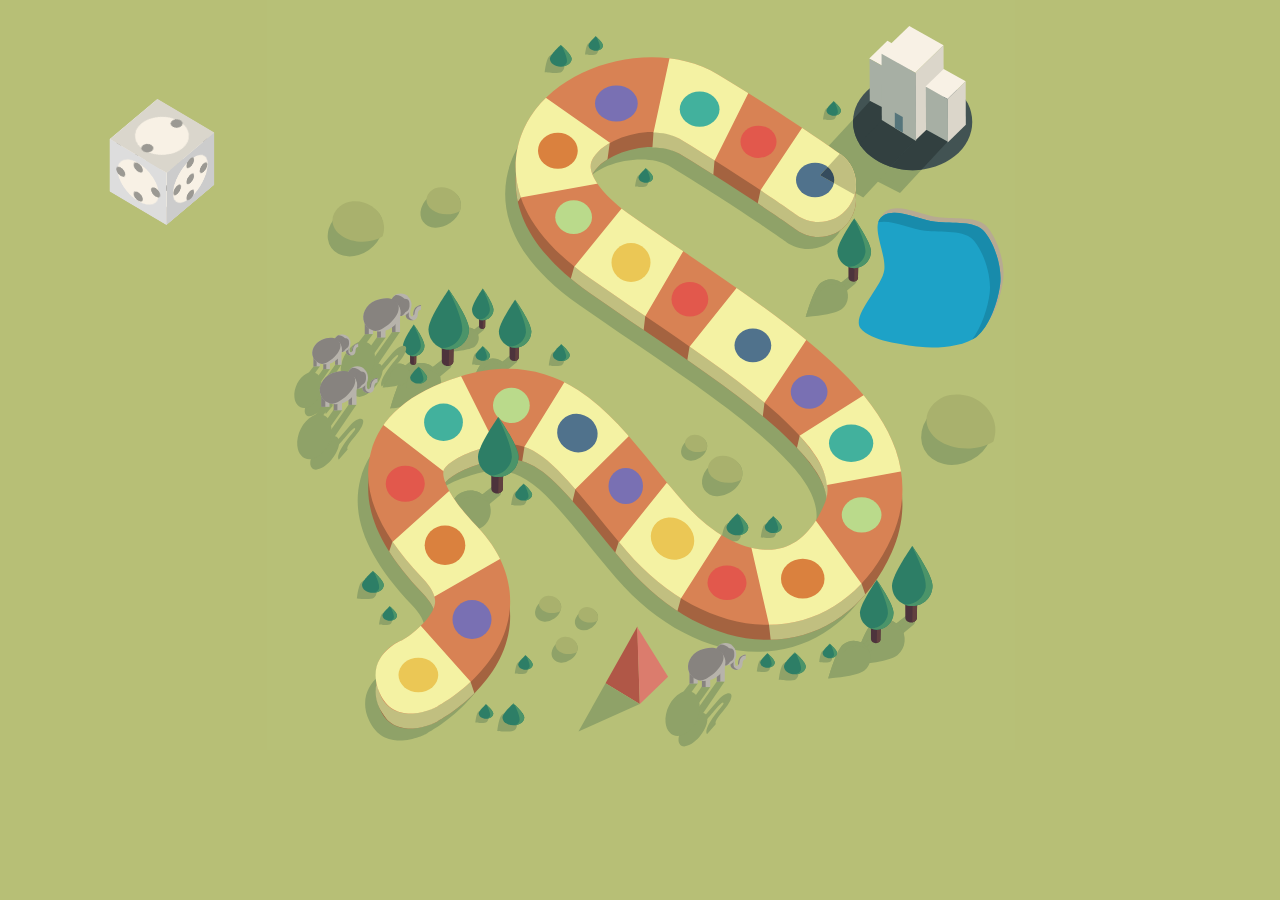
<file: demos/animated-game/index.html>
<!doctype html>
<html lang="en">

	<head>
		<meta charset="utf-8">
	    <meta name="copyright" content="Copyright © 2013 Adobe Systems Incorporated. All rights reserved.

	 Licensed under the Apache License, Version 2.0 (the “License”);
	 you may not use this file except in compliance with the License.
	 You may obtain a copy of the License at

	 http://www.apache.org/licenses/LICENSE-2.0

	 Unless required by applicable law or agreed to in writing, software
	 distributed under the License is distributed on an “AS IS” BASIS,
	 WITHOUT WARRANTIES OR CONDITIONS OF ANY KIND, either express or implied.
	 See the License for the specific language governing permissions and
	 limitations under the License.">
	
		<title>illustration</title>
		<style>
			body{
				margin: 0;
				padding: 0;
				background: #b7bf76;
				overflow: hidden;
			}
			
			svg{
				display: block;
				margin: auto;
				-webkit-transform-origin: top center;
				-webkit-transform: scale(1.5);
				-moz-transform-origin: top center;
				-moz-transform: scale(1.5);
			}
			
			.hit-area{
				cursor: pointer;
			}
			
			.face .mouth{
				-webkit-transform-origin: 0px 4px;
				-webkit-transition: -webkit-transform .4s;
				-webkit-transform: scale(1, 0);
				-moz-transform-origin: 0px 4px;
				-moz-transition: -webkit-transform .4s;
				-moz-transform: scale(1, 0);
			}
			
			.face .eye.right{
				-webkit-transform-origin: 8px -4px;
				-moz-transform-origin: 8px -4px;
			}
			
			.face .eye.left{
				-webkit-transform-origin: -8px -4px;
				-moz-transform-origin: -8px -4px;
			}
			
			.face .eye{
				-webkit-transition: -webkit-transform .2s;
				-webkit-transform: scale(1, 0);
				-moz-transition: -webkit-transform .2s;
				-moz-transform: scale(1, 0);
			}
			
			@-webkit-keyframes breeze{
				0% {
					-webkit-transform: rotate(0deg);
				}
				50% {
					-webkit-transform: rotate(10deg);
				}
				100% {
					-webkit-transform: rotate(0deg);
				}
			}
			
			@-moz-keyframes breeze{
				0% {
					-moz-transform: rotate(0deg);
				}
				50% {
					-moz-transform: rotate(10deg);
				}
				100% {
					-moz-transform: rotate(0deg);
				}
			}
			
			@-webkit-keyframes blink{
				0% {
					-webkit-transform: scale(1, 0);
				}
				10% {
					-webkit-transform: scale(1, 1);
				}
				90% {
					-webkit-transform: scale(1, 1);
				}
				100% {
					-webkit-transform: scale(1, 0);
				}
			}
			
			@-moz-keyframes blink{
				0% {
					-moz-transform: scale(1, 0);
				}
				10% {
					-moz-transform: scale(1, 1);
				}
				90% {
					-moz-transform: scale(1, 1);
				}
				100% {
					-moz-transform: scale(1, 0);
				}
			}
			
			@-webkit-keyframes talk{
				0% {
					-webkit-transform: scale(1, 0);
				}
				50% {
					-webkit-transform: scale(1, 1);
				}
				100% {
					-webkit-transform: scale(1, 0);
				}
			}
			
			@-moz-keyframes talk{
				0% {
					-moz-transform: scale(1, 0);
				}
				50% {
					-moz-transform: scale(1, 1);
				}
				100% {
					-moz-transform: scale(1, 0);
				}
			}
			
			.tree{
				-webkit-transform-origin: 50% 100%;
				-webkit-animation: breeze 2s ease-out infinite;
				-moz-transform-origin: 50% bottom;
				/*-moz-animation: breeze 2s ease-out infinite;*/
			}
			
			.tree .face.animating .eye{
				-webkit-transform: scale(1, 1);
				-moz-transform: scale(1, 1);
			}
			
			.face.animating .eye{
				-webkit-animation: blink 5s infinite;
				-moz-animation: blink 5s infinite;
			}
			
			.face.animating .mouth{
				-webkit-animation: talk 1s infinite;
				-moz-animation: talk 1s infinite;
			}
			
			#cube-hitarea{
				position: absolute;
				top: 100px;
				left: 100px;
				width: 125px;
				height: 125px;	
				cursor: pointer;		
			}
			
			#cube{
				position: absolute;
				left: 25px;
				top: 25px;
				width: 74px;
				height: 74px;
				z-index: 100;
				backface-visibility: visible;
				pointer-events: none;
				-webkit-transform-style: preserve-3d;
				-webkit-transform-origin: center center;
				-webkit-backface-visibility: visible;
				-webkit-transform: rotateX(-45deg) rotateY(50deg);
				-webkit-transition: -webkit-transform 1s;
				-moz-transform-style: preserve-3d;
				-moz-transform-origin: center center;
				-moz-backface-visibility: visible;
				-moz-transform: rotateX(-45deg) rotateY(50deg);
				-moz-transition: -moz-transform 1s;
			}
			
			.side{
				position: absolute;
				top: 0;
				left: 0;
				width: 74px;
				height: 74px;
				pointer-events: none;
				backface-visibility: visible;
				-webkit-transform-origin: center center;
				-webkit-backface-visibility: visible;
				-moz-transform-origin: center center;
				-moz-backface-visibility: visible;
			}
			
			.side *{
				pointer-events: none;
			}
			
			#cube .side:nth-child(1) {
				-webkit-transform: translateY(37px) rotateX(90deg);
				-moz-transform: translateY(37px) rotateX(90deg);
			}
			
			#cube .side:nth-child(2) {
				-webkit-transform: translateY(-37px) rotateX(-90deg);
				-moz-transform: translateY(-37px) rotateX(-90deg);
				
			}
		
			#cube .side:nth-child(3) {				
				-webkit-transform: translateX(37px) rotateY(-90deg);
				-moz-transform: translateX(37px) rotateY(-90deg);
				
			}
			
			#cube .side:nth-child(4) {				
				-webkit-transform: translateX(-37px) rotateY(-90deg);
				-moz-transform: translateX(-37px) rotateY(-90deg);
			}
			
			#cube .side:nth-child(5) {	
				-webkit-transform: translateZ(37px) rotateZ(90deg);
				-moz-transform: translateZ(37px) rotateZ(90deg);
			}
			
			#cube .side:nth-child(6) {			
				-webkit-transform: translateZ(-37px) rotateZ(0deg);
				-moz-transform: translateZ(-37px) rotateZ(0deg);
			}
		
		</style>
	</head>
	<body>
		<svg version="1.1" xmlns="http://www.w3.org/2000/svg" xmlns:xlink="http://www.w3.org/1999/xlink" x="0px" y="0px" width="500px"
			 height="500px" viewBox="0 0 500 500" enable-background="new 0 0 500 500" xml:space="preserve">
		
		<g id="Layer_1">
			<rect x="1.103" y="-3.397" fill="#B7C077" width="498.897" height="503.397"/>
			<polygon fill="#8FA268" points="418.781,75.171 403.456,67.284 371.524,101.763 386.849,109.65 	"/>
			<polygon fill="#8FA268" points="455.281,94.171 439.956,86.284 408.024,120.763 423.349,128.65 	"/>
			<g>
				<path fill="#8FA268" d="M307.422,349.64c2.285-1.785,5.976-0.877,8.245,2.027s2.255,6.705-0.03,8.49
					c-2.285,1.785-11.397,0.436-11.397,0.436S305.137,351.425,307.422,349.64z"/>
				<path fill="#2D7E66" d="M322.176,351.605c0,2.9-3.246,5.25-7.25,5.25s-7.25-2.35-7.25-5.25c0-2.899,7.25-9.25,7.25-9.25
					S322.176,348.706,322.176,351.605z"/>
				<g>
					<path fill="#4B9469" d="M315.638,343c0.56,1.102,4.291,8.604,3.316,11.104c-0.551,1.413-1.879,2.357-3.551,2.734
						c3.781-0.179,6.774-2.45,6.774-5.233C322.176,349.266,317.461,344.685,315.638,343z"/>
					<path fill="#4B9469" d="M315.501,342.874c-0.351-0.322-0.574-0.518-0.574-0.518s-0.585,0.515-1.411,1.303
						C314.567,343.22,315.325,342.938,315.501,342.874z"/>
				</g>
			</g>
			<path fill="#B7AA92" d="M448.987,144.849c11.418,1.436,26.354-1.275,32.959,6.957c6.697,8.347,11.56,23.593,10.135,34.927
				c-1.426,11.333-7.266,28.424-15.822,34.852c-8.438,6.34-26.34,8.047-37.757,6.611c-11.418-1.436-32.753-3.982-39.358-12.215
				c-6.697-8.347,14.278-27.631,15.704-38.964c1.426-11.333-9.795-29.455-1.239-35.883
				C422.048,134.793,437.569,143.412,448.987,144.849z"/>
			<path fill="#1DA2C7" d="M446.987,147.849c11.418,1.436,26.354-1.275,32.959,6.957c6.697,8.347,11.56,23.593,10.135,34.927
				c-1.426,11.333-7.266,28.424-15.822,34.852c-8.438,6.34-26.34,8.047-37.757,6.611c-11.418-1.436-32.753-3.982-39.358-12.215
				c-6.697-8.347,14.278-27.631,15.704-38.964c1.426-11.333-9.795-29.455-1.239-35.883
				C420.048,137.793,435.569,146.412,446.987,147.849z"/>
			<path fill="#188BAB" d="M479.946,154.806c-6.605-8.232-21.542-5.521-32.959-6.957c-11.418-1.436-26.939-10.056-35.378-3.716
				c-1.42,1.067-2.287,2.462-2.765,4.089c8.765-2.002,21.436,4.406,31.143,5.627c11.418,1.436,26.354-1.275,32.959,6.957
				c6.697,8.347,11.56,23.593,10.135,34.927c-1.176,9.346-5.356,22.603-11.584,30.571c0.994-0.534,1.935-1.098,2.762-1.719
				c8.556-6.428,14.396-23.519,15.822-34.852C491.507,178.399,486.644,163.153,479.946,154.806z"/>
			<g>
				<path fill="#8FA268" d="M141.244,332.65l5.092,6.17l9.996-8.312c0.023-0.018,0.05-0.027,0.072-0.046
					c1.341-1.106,1.322-3.343-0.042-4.995s-3.556-2.095-4.896-0.988C151.261,324.648,141.244,332.65,141.244,332.65z"/>
				<path fill="#8FA268" d="M143.154,334.964l12.684-10.036c-1.354-1.194-3.192-1.423-4.372-0.449
					c-0.205,0.169-10.222,8.171-10.222,8.171L143.154,334.964z"/>
				<path fill="#8FA268" d="M128.41,330.061c5.75-4.746,14.259-3.932,19.005,1.819c4.746,5.75,3.932,14.259-1.819,19.005
					c-5.75,4.746-29.031,6.456-29.031,6.456S122.66,334.807,128.41,330.061z"/>
				<path fill="#8FA268" d="M116.565,357.341c0,0,0.07-0.005,0.176-0.014c1.86-4.138,9.678-20.974,15.261-24.357
					c6.072-3.679,13.88-1.998,17.949,3.676c-0.5-1.695-1.341-3.319-2.536-4.767c-4.746-5.75-13.255-6.565-19.005-1.819
					C122.66,334.807,116.565,357.341,116.565,357.341z"/>
			</g>
			<g>
				<g>
					<path fill="#8FA268" d="M137.623,221.277l2.694,3.265l5.289-4.398c0.012-0.009,0.026-0.015,0.038-0.024
						c0.709-0.585,0.699-1.769-0.022-2.643c-0.722-0.874-1.881-1.108-2.591-0.523C142.923,217.043,137.623,221.277,137.623,221.277z"
						/>
					<path fill="#8FA268" d="M138.633,222.501l6.711-5.31c-0.716-0.632-1.689-0.753-2.313-0.238c-0.108,0.089-5.408,4.324-5.408,4.324
						L138.633,222.501z"/>
					<path fill="#8FA268" d="M130.832,219.907c3.043-2.511,7.545-2.08,10.056,0.962c2.511,3.043,2.08,7.545-0.962,10.056
						c-3.043,2.511-15.361,3.416-15.361,3.416S127.79,222.418,130.832,219.907z"/>
					<path fill="#8FA268" d="M124.565,234.341c0,0,0.037-0.003,0.093-0.007c0.984-2.189,5.121-11.098,8.075-12.887
						c3.213-1.946,7.344-1.057,9.497,1.945c-0.264-0.897-0.709-1.756-1.342-2.522c-2.511-3.043-7.013-3.473-10.056-0.962
						C127.79,222.418,124.565,234.341,124.565,234.341z"/>
				</g>
				<g id="tree_2_" class="tree">
					<path fill="#4D333C" d="M146.93,210.747h-4.233l0.025,6.878c-0.001,0.015-0.006,0.03-0.006,0.045c0,0.92,0.919,1.665,2.052,1.665
						s2.052-0.746,2.052-1.665C146.821,217.53,146.93,210.747,146.93,210.747z"/>
					<path fill="#61403F" d="M145.342,210.747l-0.176,8.556c0.943-0.15,1.656-0.823,1.656-1.633c0-0.141,0.108-6.923,0.108-6.923
						H145.342z"/>
					<path fill="#2D7E66" d="M152.309,206.382c0,3.945-3.198,7.143-7.143,7.143c-3.945,0-7.143-3.198-7.143-7.143
						s7.143-14.021,7.143-14.021S152.309,202.437,152.309,206.382z"/>
					<path fill="#4B9469" d="M145.166,192.361c0,0-0.022,0.031-0.054,0.076c1.062,2.153,5.3,11.013,4.799,14.431
						c-0.544,3.717-3.86,6.337-7.545,6.086c0.86,0.367,1.806,0.571,2.8,0.571c3.945,0,7.143-3.198,7.143-7.143
						C152.309,202.437,145.166,192.361,145.166,192.361z"/>
				</g>
			</g>
			<g>
				<g>
					<path fill="#8FA268" d="M155.331,243.566l4.078,4.942l8.006-6.657c0.018-0.014,0.04-0.022,0.058-0.037
						c1.074-0.886,1.059-2.677-0.034-4.001c-1.092-1.323-2.848-1.678-3.922-0.792C163.354,237.157,155.331,243.566,155.331,243.566z"
						/>
					<path fill="#8FA268" d="M156.86,245.419l10.159-8.038c-1.084-0.957-2.556-1.139-3.501-0.36c-0.164,0.135-8.187,6.545-8.187,6.545
						L156.86,245.419z"/>
					<path fill="#8FA268" d="M145.052,241.492c4.606-3.801,11.42-3.149,15.221,1.457c3.801,4.606,3.149,11.42-1.457,15.221
						c-4.606,3.801-23.252,5.171-23.252,5.171S140.446,245.293,145.052,241.492z"/>
					<path fill="#8FA268" d="M135.565,263.341c0,0,0.056-0.004,0.141-0.011c1.489-3.314,7.751-16.799,12.223-19.508
						c4.863-2.946,11.117-1.6,14.376,2.944c-0.4-1.357-1.074-2.658-2.031-3.818c-3.801-4.606-10.616-5.258-15.221-1.457
						C140.446,245.293,135.565,263.341,135.565,263.341z"/>
				</g>
				<g id="tree_3_" class="tree">
					<path fill="#4D333C" d="M169.418,227.627h-6.407l0.039,10.412c-0.001,0.023-0.008,0.045-0.008,0.068
						c0,1.392,1.391,2.521,3.107,2.521s3.107-1.129,3.107-2.521C169.255,237.895,169.418,227.627,169.418,227.627z"/>
					<path fill="#61403F" d="M167.015,227.627l-0.267,12.951c1.428-0.227,2.506-1.246,2.506-2.471c0-0.213,0.164-10.48,0.164-10.48
						H167.015z"/>
					<path fill="#2D7E66" d="M177.561,221.02c0,5.971-4.841,10.812-10.812,10.812c-5.971,0-10.812-4.841-10.812-10.812
						s10.812-21.224,10.812-21.224S177.561,215.049,177.561,221.02z"/>
					<path fill="#4B9469" d="M166.749,199.796c0,0-0.033,0.046-0.081,0.116c1.608,3.258,8.022,16.671,7.265,21.844
						c-0.823,5.626-5.842,9.592-11.421,9.213c1.302,0.555,2.733,0.864,4.238,0.864c5.971,0,10.812-4.841,10.812-10.812
						C177.561,215.048,166.749,199.796,166.749,199.796z"/>
				</g>
			</g>
			<g>
				<g>
					<path fill="#8FA268" d="M108.244,247.65l5.092,6.17l9.996-8.312c0.023-0.018,0.05-0.027,0.072-0.046
						c1.341-1.106,1.322-3.343-0.042-4.995s-3.556-2.095-4.896-0.988C118.261,239.648,108.244,247.65,108.244,247.65z"/>
					<path fill="#8FA268" d="M110.154,249.964l12.684-10.036c-1.354-1.194-3.192-1.423-4.372-0.449
						c-0.205,0.169-10.222,8.171-10.222,8.171L110.154,249.964z"/>
					<path fill="#8FA268" d="M95.41,245.061c5.75-4.746,14.259-3.932,19.005,1.819c4.746,5.75,3.932,14.259-1.819,19.005
						c-5.75,4.746-29.031,6.456-29.031,6.456S89.66,249.807,95.41,245.061z"/>
					<path fill="#8FA268" d="M83.565,272.341c0,0,0.07-0.005,0.176-0.014c1.86-4.138,9.678-20.974,15.262-24.357
						c6.072-3.679,13.88-1.998,17.949,3.676c-0.5-1.695-1.341-3.319-2.536-4.767c-4.746-5.75-13.255-6.565-19.005-1.819
						C89.66,249.807,83.565,272.341,83.565,272.341z"/>
				</g>
				<g id="tree" class="tree">
					<path fill="#4D333C" d="M125.833,227.75h-8l0.048,13c-0.001,0.029-0.011,0.056-0.011,0.085c0,1.738,1.737,3.147,3.879,3.147
						s3.879-1.409,3.879-3.147C125.629,240.569,125.833,227.75,125.833,227.75z"/>
					<path fill="#61403F" d="M122.833,227.75l-0.333,16.171c1.783-0.284,3.129-1.556,3.129-3.086c0-0.266,0.204-13.085,0.204-13.085
						H122.833z"/>
					<path fill="#2D7E66" d="M136,219.5c0,7.456-6.044,13.5-13.5,13.5s-13.5-6.044-13.5-13.5s13.5-26.5,13.5-26.5
						S136,212.044,136,219.5z"/>
					<path fill="#4B9469" d="M122.5,193c0,0-0.041,0.058-0.101,0.144c2.008,4.068,10.016,20.815,9.071,27.274
						c-1.028,7.025-7.295,11.977-14.26,11.503c1.625,0.693,3.413,1.078,5.291,1.078c7.456,0,13.5-6.044,13.5-13.5
						C136,212.044,122.5,193,122.5,193z"/>
				</g>
			</g>
			<g>
				<path fill="#8FA268" d="M107.995,488.935c0,0-27.495,15.065-38.495-8.435s14.505-35.435,14.505-35.435l-0.12,0.066
					c8.25-4.635,21.086-15.728,22.441-24.818c0.706-4.742-2.117-10.473-8.392-17.033c-29.661-31.009-40.896-58.425-34.35-83.813
					c5.938-23.025,25.774-39.959,58.958-50.329c29.623-9.256,55.577-6.308,79.346,9.018c19.332,12.465,34.375,31.005,51.794,52.473
					c5.819,7.172,11.837,14.588,18.272,22.071c19.028,22.127,42.605,34.183,61.514,31.455c13.414-1.932,24.096-11.502,31.747-28.444
					c9.5-21.035-10.042-41.312-19.434-51.055c-23.146-24.015-60.765-49.642-100.592-76.773c-11.578-7.887-23.55-16.042-35.499-24.381
					c-70.021-48.869-47.963-94.971-39.535-107.937c24.343-37.448,86.145-51.298,124.771-27.962
					c48.298,29.18,80.323,52.135,81.663,53.098c11.212,8.058,13.768,23.68,5.71,34.891c-8.059,11.21-23.676,13.767-34.889,5.712l0,0
					c-0.312-0.225-31.873-22.831-78.34-50.905c-14.191-8.572-46.646-3.502-56.994,12.417c-2.279,3.506-2.561,6.683-0.974,10.966
					c1.817,4.903,7.769,15.154,27.204,28.718c11.716,8.177,23.57,16.252,35.033,24.061c42.021,28.626,81.712,55.665,108.441,83.397
					c15.897,16.493,26.271,32.227,31.712,48.098c6.755,19.703,5.844,39.296-2.71,58.235c-14.717,32.586-39.643,52.955-70.188,57.354
					c-4.11,0.592-8.272,0.884-12.457,0.884c-32.675,0.002-67.042-17.771-94.094-49.228c-6.902-8.025-13.149-15.725-19.19-23.17
					c-33.405-41.169-46.527-54.919-77.399-45.269c-18.515,5.786-24.713,12.207-25.456,15.09c-1.033,4.008,2.451,16.261,22.065,36.768
					c21.94,22.938,23.89,44.913,21.661,59.309C150.006,464.983,112.278,486.592,107.995,488.935z"/>
			</g>
			<polygon fill="#8FA268" points="444.031,82.921 421.206,70.034 376.024,118.763 398.849,131.65 	"/>
			<ellipse fill="#425353" cx="431.75" cy="81.25" rx="39.75" ry="32.25"/>
			<g>
				<path fill="#A46340" d="M114.994,480.935c0,0-29.994,15.565-38.994-9.935s15.006-33.935,15.006-33.935l-0.122,0.065
					c8.25-4.634,21.087-15.728,22.441-24.818c0.706-4.74-2.116-10.472-8.391-17.031c-29.663-31.01-40.897-58.425-34.35-83.815
					c5.938-23.025,25.775-39.956,58.959-50.328c29.623-9.255,55.578-6.306,79.344,9.019c19.334,12.463,34.375,31.003,51.794,52.472
					c5.821,7.172,11.837,14.588,18.271,22.072c19.032,22.125,42.604,34.183,61.516,31.456c13.416-1.935,24.097-11.503,31.747-28.447
					c3.084-6.828,9.5-21.034-19.435-51.053c-23.146-24.016-60.763-49.644-100.591-76.775c-11.578-7.884-23.55-16.041-35.5-24.381
					c-70.019-48.869-47.962-94.972-39.534-107.938c24.345-37.447,86.149-51.296,124.771-27.959
					c48.297,29.178,80.322,52.134,81.663,53.097c11.212,8.059,13.769,23.678,5.709,34.891c-8.059,11.21-23.673,13.767-34.887,5.712
					l-0.001,0c-0.312-0.225-31.871-22.832-78.34-50.906c-16.629-10.045-48.164-1.173-56.994,12.418
					c-2.278,3.506-2.562,6.682-0.975,10.966c1.819,4.903,7.769,15.153,27.207,28.719c11.716,8.175,23.568,16.25,35.031,24.06
					c42.021,28.625,81.712,55.666,108.44,83.396c15.896,16.494,26.271,32.229,31.713,48.101c6.756,19.699,5.844,39.293-2.71,58.234
					c-14.716,32.584-39.644,52.953-70.188,57.353c-36.207,5.218-76.034-12.859-106.55-48.344c-6.903-8.024-13.15-15.725-19.19-23.169
					c-33.406-41.168-46.527-54.915-77.4-45.269c-18.516,5.784-24.712,12.206-25.456,15.091c-1.031,4.006,2.453,16.26,22.065,36.766
					c21.941,22.938,23.891,44.912,21.663,59.31C157.006,456.984,119.278,478.591,114.994,480.935z"/>
			</g>
			<g>
				<polygon fill="#F8F1E5" points="417.514,47.235 402.848,38.955 414.939,27.215 429.606,35.495 		"/>
				<polygon fill="#DBD6CA" points="417.514,47.235 417.626,76.223 429.718,64.483 429.606,35.495 		"/>
				<polygon fill="#A7AFA4" points="417.835,75.829 403.169,67.548 403.052,39.102 417.719,47.382 		"/>
			</g>
			<defs>
				<filter id="Adobe_OpacityMaskFilter" filterUnits="userSpaceOnUse" x="68.781" y="48.158" width="356.179" height="437.532">
					<feColorMatrix  type="matrix" values="1 0 0 0 0  0 1 0 0 0  0 0 1 0 0  0 0 0 1 0"/>
				</filter>
			</defs>
			<mask maskUnits="userSpaceOnUse" x="68.781" y="48.158" width="356.179" height="437.532" id="SVGID_1_">
				<g filter="url(#Adobe_OpacityMaskFilter)">
					<g>
						<g>
							<polygon fill="#FFFFFF" points="369.002,174.823 349.888,155.712 327.395,140.715 330.333,127 360.675,90.792 388.113,109.084 
								411.425,132.396 					"/>
						</g>
						<g>
							<path fill="#FFFFFF" d="M338,434.397l-2-17.731l-12-43.269l24.601-5.638L365,353.397L397.667,389l6.268,18.175l-25.173,12.585
								L338,434.397z M109,409.397l-8.039-11.622l-0.527-0.589l-20.069-22.296L85,361l39.965-26.248l19.513,21.686l20.695,20.695
								L109,409.397z M272.573,415.756l-20.044-20.047l-22.137-17.711L236,360.647l31.873-29.499l24.738,19.792L306,363.397
								l-28.5,34.75L272.573,415.756z M371,333.397l-17-32l2.5-11.064l49.908-22.089l26.842,53.685L371,333.397z M204,338.397
								l-17.119-16.618l-0.7-0.639L171,310.397l2-12.731l31.342-41.103l21.523,19.565l22.677,18.143L207,326L204,338.397z
								 M124,327.397l-8.667-11.064l-43.102-28.743l26.289-19.116l29.05-14.526L154,296.667l0.404,10.951l-24.617,12.307L124,327.397z
								 M331.55,280.052l-26.058-17.373l-1.019-0.812l-23.424-18.742l1.95-11.958l35.531-34.896l22.426,17.942l23.878,15.916
								L333,268.333L331.55,280.052z M252.135,222.594l-27.238-15.888L202,192.397l4.167-14.731L241,144.397l16.76,12.017
								l24.605,14.354L253.5,210.833L252.135,222.594z M224,131.397l-53.333,0.103L163,142.397l7.215-53.596l0.489-0.834L177,67.397
								l52.833,27.769l-1.833,13.5l-5.011,8.749L224,131.397z M298.7,118.625L258,102.397l1-14.064l12.851-50.216l53.665,26.831
								L299.667,107L298.7,118.625z"/>
						</g>
						<g>
							<polygon fill="#FFFFFF" points="94.679,500 61.398,450.077 89.706,431.204 101,423.397 137,454.333 142,469.397 
								116.301,485.584 					"/>
						</g>
					</g>
				</g>
			</mask>
			<g mask="url(#SVGID_1_)">
				<path fill="#C1BF80" d="M114.995,480.935c0,0-27.495,15.065-38.495-8.435s14.505-35.435,14.505-35.435l-0.12,0.066
					c8.25-4.635,21.086-15.728,22.441-24.818c0.706-4.742-2.117-10.473-8.392-17.033c-29.661-31.009-40.896-58.425-34.35-83.813
					c5.938-23.025,25.774-39.959,58.958-50.329c29.623-9.256,55.577-6.308,79.346,9.018c19.332,12.465,34.375,31.005,51.794,52.473
					c5.819,7.172,11.837,14.588,18.272,22.071c19.028,22.127,42.605,34.183,61.514,31.455c13.414-1.932,24.096-11.502,31.747-28.444
					c9.5-21.035-10.042-41.312-19.434-51.055c-23.146-24.015-60.765-49.642-100.592-76.773c-11.578-7.887-23.55-16.042-35.499-24.381
					c-70.021-48.869-47.963-94.971-39.535-107.937c24.343-37.448,86.145-51.298,124.771-27.962
					c48.298,29.18,80.323,52.135,81.663,53.098c11.212,8.058,13.768,23.68,5.71,34.891c-8.059,11.21-23.676,13.767-34.889,5.712l0,0
					c-0.312-0.225-31.873-22.831-78.34-50.905c-14.191-8.572-46.646-3.502-56.994,12.417c-2.279,3.506-2.561,6.683-0.974,10.966
					c1.817,4.903,7.769,15.154,27.204,28.718c11.716,8.177,23.57,16.252,35.033,24.061c42.021,28.626,81.712,55.665,108.441,83.397
					c15.897,16.493,26.271,32.227,31.712,48.098c6.755,19.703,5.844,39.296-2.71,58.235c-14.717,32.586-39.643,52.955-70.188,57.354
					c-4.11,0.592-8.272,0.884-12.457,0.884c-32.675,0.002-67.042-17.771-94.094-49.228c-6.902-8.025-13.149-15.725-19.19-23.17
					c-33.405-41.169-46.527-54.919-77.399-45.269c-18.515,5.786-24.713,12.207-25.456,15.09c-1.033,4.008,2.451,16.261,22.065,36.768
					c21.94,22.938,23.89,44.913,21.661,59.309C157.006,456.983,119.278,478.592,114.995,480.935z"/>
			</g>
			<g>
				<g>
					<path fill="#D88254" d="M114.994,470.935c0,0-29.994,15.565-38.994-9.935s15.006-33.935,15.006-33.935l-0.122,0.065
						c8.25-4.634,21.087-15.728,22.441-24.818c0.706-4.74-2.116-10.472-8.391-17.031c-29.663-31.01-40.897-58.425-34.35-83.815
						c5.938-23.025,25.775-39.956,58.959-50.328c29.623-9.255,55.578-6.306,79.344,9.019c19.334,12.463,34.375,31.003,51.794,52.472
						c5.821,7.172,11.837,14.588,18.271,22.072c19.032,22.125,42.604,34.183,61.516,31.456c13.416-1.935,24.097-11.503,31.747-28.447
						c3.084-6.828,9.5-21.034-19.435-51.053c-23.146-24.016-60.763-49.644-100.591-76.775c-11.578-7.884-23.55-16.041-35.5-24.381
						c-70.019-48.869-47.962-94.972-39.534-107.938c24.345-37.447,86.149-51.296,124.771-27.959
						c48.297,29.178,80.322,52.134,81.663,53.097c11.212,8.059,13.769,23.678,5.709,34.891c-8.059,11.21-23.673,13.767-34.887,5.712
						l-0.001,0c-0.312-0.225-31.871-22.832-78.34-50.906c-16.629-10.045-48.164-1.173-56.994,12.418
						c-2.278,3.506-2.562,6.682-0.975,10.966c1.819,4.903,7.769,15.153,27.207,28.719c11.716,8.175,23.568,16.25,35.031,24.06
						c42.021,28.625,81.712,55.666,108.44,83.396c15.896,16.494,26.271,32.229,31.713,48.101c6.756,19.699,5.844,39.293-2.71,58.234
						c-14.716,32.584-39.644,52.953-70.188,57.353c-36.207,5.218-76.034-12.859-106.55-48.344c-6.903-8.024-13.15-15.725-19.19-23.169
						c-33.406-41.168-46.527-54.915-77.4-45.269c-18.516,5.784-24.712,12.206-25.456,15.091c-1.031,4.006,2.453,16.26,22.065,36.766
						c21.941,22.938,23.891,44.912,21.663,59.31C157.006,446.984,119.278,468.591,114.994,470.935z"/>
				</g>
				<defs>
					<filter id="Adobe_OpacityMaskFilter_1_" filterUnits="userSpaceOnUse" x="68.781" y="38.158" width="356.179" height="437.525">
						<feColorMatrix  type="matrix" values="1 0 0 0 0  0 1 0 0 0  0 0 1 0 0  0 0 0 1 0"/>
					</filter>
				</defs>
				<mask maskUnits="userSpaceOnUse" x="68.781" y="38.158" width="356.179" height="437.525" id="SVGID_2_">
					<g filter="url(#Adobe_OpacityMaskFilter_1_)">
						<g>
							<g>
								<polygon fill="#FFFFFF" points="369.002,165.425 349.888,146.314 327.395,131.318 360.675,81.395 388.113,99.687 
									411.425,122.999 						"/>
							</g>
							<g>
								<path fill="#FFFFFF" d="M338,425l-14-61l24.601-5.638L365,344l38.935,53.777l-25.173,12.585L338,425z M109,400l-8.039-11.622
									l-0.527-0.589l-20.069-22.296l44.6-40.139l19.513,21.686l20.695,20.695L109,400z M272.573,406.358l-20.044-20.047
									l-22.137-17.711l37.48-46.85l24.738,19.792L306,354L272.573,406.358z M371,324l-17-32l52.408-33.153l26.842,53.685L371,324z
									 M204,329l-17.119-16.618l-0.7-0.639L171,301l33.342-53.834l21.523,19.565l22.677,18.143L204,329z M124,318l-51.769-39.807
									l26.289-19.116l29.05-14.526l26.834,53.669l-24.617,12.307L124,318z M331.55,270.654l-26.058-17.373l-1.019-0.812
									l-23.424-18.742l37.481-46.854l22.426,17.942l23.878,15.916L331.55,270.654z M252.135,213.197l-27.238-15.888L202,183l39-48
									l16.76,12.017l24.605,14.354L252.135,213.197z M224,122l-61,11l7.215-53.596l0.489-0.834L177,58l57,40l-11.011,10.019L224,122
									z M298.7,109.228L258,93l13.851-64.28l53.665,26.831L298.7,109.228z"/>
							</g>
							<g>
								<polygon fill="#FFFFFF" points="94.679,490.603 61.398,440.68 89.706,421.807 101,414 142,460 116.301,476.187 						"/>
							</g>
						</g>
					</g>
				</mask>
				<g mask="url(#SVGID_2_)">
					<path fill="#F4F2A3" d="M114.995,470.935c0,0-27.995,15.399-38.662-9.268C65.667,437,91.005,427.065,91.005,427.065l-0.12,0.066
						c8.25-4.635,21.086-15.728,22.441-24.818c0.706-4.742-2.117-10.473-8.392-17.033c-29.661-31.009-40.896-58.425-34.35-83.813
						c5.938-23.025,25.774-39.959,58.958-50.329c29.623-9.256,55.577-6.308,79.346,9.018c19.332,12.465,34.375,31.005,51.794,52.473
						c5.819,7.172,11.837,14.588,18.272,22.071c19.028,22.127,42.605,34.183,61.514,31.455c13.414-1.932,24.096-11.502,31.747-28.444
						c9.5-21.035-10.042-41.312-19.434-51.055c-23.146-24.015-60.765-49.642-100.592-76.773c-11.578-7.887-23.55-16.042-35.499-24.381
						c-70.021-48.869-47.963-94.971-39.535-107.937c24.343-37.448,86.145-51.298,124.771-27.962
						c48.298,29.18,80.323,52.135,81.663,53.098c11.212,8.058,13.768,23.68,5.71,34.891c-8.059,11.21-23.676,13.767-34.889,5.712l0,0
						c-0.312-0.225-31.873-22.831-78.34-50.905c-14.191-8.572-46.646-3.502-56.994,12.417c-2.279,3.506-2.561,6.683-0.974,10.966
						c1.817,4.903,7.769,15.154,27.204,28.718c11.716,8.177,23.57,16.252,35.033,24.061c42.021,28.626,81.712,55.665,108.441,83.397
						c15.897,16.493,26.271,32.227,31.712,48.098c6.755,19.703,5.844,39.296-2.71,58.235c-14.717,32.586-39.643,52.955-70.188,57.354
						c-4.11,0.592-8.272,0.884-12.457,0.884c-32.675,0.002-67.042-17.771-94.094-49.228c-6.902-8.025-13.149-15.725-19.19-23.17
						c-33.405-41.169-46.527-54.919-77.399-45.269c-18.515,5.786-24.713,12.207-25.456,15.09c-1.033,4.008,2.451,16.261,22.065,36.768
						c21.94,22.938,23.89,44.913,21.661,59.309C157.006,446.983,119.278,468.592,114.995,470.935z"/>
				</g>
			</g>
			<g id="dots">
				<ellipse fill="#50728C" cx="366.75" cy="120" rx="12.75" ry="11.5"/>
				<ellipse fill="#BADA8B" cx="164.25" cy="270.25" rx="12.25" ry="11.75"/>
				<ellipse fill="#7970B3" cx="362.75" cy="261.25" rx="12.25" ry="11.25"/>
				<ellipse fill="#42B19D" cx="390.75" cy="295.5" rx="14.75" ry="12.5"/>
				<ellipse fill="#DA813E" cx="120" cy="363.5" rx="13.545" ry="13.122"/>
				<ellipse fill="#42B19D" cx="119" cy="281.5" rx="12.928" ry="12.524"/>
				<ellipse transform="matrix(0.9297 0.3683 -0.3683 0.9297 120.9971 -56.4044)" fill="#50728C" cx="208.25" cy="288.75" rx="13.608" ry="12.715"/>
				<ellipse transform="matrix(0.7964 0.6048 -0.6048 0.7964 272.4656 -91.1952)" fill="#EBC755" cx="271.674" cy="359.063" rx="15.027" ry="13.5"/>
				<ellipse fill="#DA813E" cx="358.5" cy="385.75" rx="14.5" ry="13.25"/>
				<circle fill="#7970B3" cx="138" cy="413" r="13"/>
				<ellipse fill="#E2584C" cx="93.5" cy="322.5" rx="13" ry="12"/>
				<ellipse fill="#7970B3" cx="240.5" cy="324" rx="11.5" ry="12"/>
				<ellipse fill="#E2584C" cx="308" cy="388.5" rx="13" ry="11.5"/>
				<ellipse fill="#BADA8B" cx="397.75" cy="343.25" rx="13.25" ry="11.75"/>
				<ellipse fill="#E2584C" cx="283.25" cy="199.5" rx="12.25" ry="11.5"/>
				<ellipse fill="#50728C" cx="325.25" cy="230.25" rx="12.25" ry="11.25"/>
				<circle fill="#EBC755" cx="244" cy="175" r="13"/>
				<ellipse fill="#BADA8B" cx="205.75" cy="144.75" rx="12.25" ry="11.25"/>
				<ellipse fill="#DA813E" cx="195.25" cy="100.5" rx="13.25" ry="12"/>
				<ellipse fill="#7970B3" cx="234.25" cy="69" rx="14.25" ry="12"/>
				<ellipse fill="#42B19D" cx="289.75" cy="72.75" rx="13.25" ry="11.75"/>
				<ellipse fill="#E2584C" cx="329" cy="94.5" rx="12" ry="10.75"/>
				<ellipse fill="#EBC755" cx="102.25" cy="450" rx="13.25" ry="11.5"/>
			</g>
			<g id="tree_6_" class="tree">
				<g>
					<path fill="#4D333C" d="M158.833,312.75h-8l0.048,13c-0.001,0.029-0.011,0.056-0.011,0.085c0,1.738,1.737,3.147,3.879,3.147
						s3.879-1.409,3.879-3.147C158.629,325.569,158.833,312.75,158.833,312.75z"/>
					<path fill="#61403F" d="M155.833,312.75l-0.333,16.171c1.783-0.284,3.129-1.556,3.129-3.086c0-0.266,0.204-13.085,0.204-13.085
						H155.833z"/>
					<path fill="#2D7E66" d="M169,304.5c0,7.456-6.044,13.5-13.5,13.5s-13.5-6.044-13.5-13.5s13.5-26.5,13.5-26.5
						S169,297.044,169,304.5z"/>
					<path fill="#4B9469" d="M155.5,278c0,0-0.041,0.058-0.101,0.144c2.008,4.068,10.016,20.815,9.071,27.274
						c-1.028,7.025-7.295,11.977-14.26,11.503c1.625,0.693,3.413,1.078,5.291,1.078c7.456,0,13.5-6.044,13.5-13.5
						C169,297.044,155.5,278,155.5,278z"/>
				</g>
			</g>
			<g>
				<defs>
					<ellipse id="SVGID_3_" cx="431.75" cy="81.25" rx="39.75" ry="32.25"/>
				</defs>
				<clipPath id="SVGID_4_">
					<use xlink:href="#SVGID_3_"  overflow="visible"/>
				</clipPath>
				<polygon clip-path="url(#SVGID_4_)" fill="#324040" points="418.781,75.171 403.456,67.284 371.524,101.763 386.849,109.65 		"/>
				<polygon clip-path="url(#SVGID_4_)" fill="#324040" points="434.031,92.921 411.206,80.034 389.024,103.763 411.849,116.65 		"/>
				<polygon clip-path="url(#SVGID_4_)" fill="#324040" points="455.281,94.171 439.956,86.284 408.024,120.763 423.349,128.65 		"/>
			</g>
			<g>
				<g>
					<path fill="#8FA268" d="M417.244,418.65l5.092,6.17l9.996-8.312c0.023-0.018,0.05-0.027,0.072-0.046
						c1.341-1.106,1.322-3.343-0.042-4.995c-1.364-1.652-3.556-2.095-4.896-0.988C427.261,410.648,417.244,418.65,417.244,418.65z"/>
					<path fill="#8FA268" d="M419.154,420.964l12.684-10.036c-1.354-1.194-3.192-1.423-4.372-0.449
						c-0.205,0.169-10.222,8.171-10.222,8.171L419.154,420.964z"/>
					<path fill="#8FA268" d="M404.41,416.061c5.75-4.746,14.259-3.932,19.005,1.819c4.746,5.75,3.932,14.259-1.819,19.005
						c-5.75,4.746-29.031,6.456-29.031,6.456S398.66,420.807,404.41,416.061z"/>
					<path fill="#8FA268" d="M392.565,443.341c0,0,0.07-0.005,0.176-0.014c1.86-4.138,9.678-20.974,15.262-24.357
						c6.072-3.679,13.88-1.998,17.949,3.676c-0.5-1.695-1.341-3.319-2.536-4.767c-4.746-5.75-13.255-6.565-19.005-1.819
						C398.66,420.807,392.565,443.341,392.565,443.341z"/>
				</g>
				<g id="tree_4_" class="tree">
					<path fill="#4D333C" d="M434.833,398.75h-8l0.048,13c-0.001,0.029-0.011,0.056-0.011,0.085c0,1.738,1.737,3.147,3.879,3.147
						s3.879-1.409,3.879-3.147C434.629,411.569,434.833,398.75,434.833,398.75z"/>
					<path fill="#61403F" d="M431.833,398.75l-0.333,16.171c1.783-0.284,3.129-1.556,3.129-3.086c0-0.266,0.204-13.085,0.204-13.085
						H431.833z"/>
					<path fill="#2D7E66" d="M445,390.5c0,7.456-6.044,13.5-13.5,13.5s-13.5-6.044-13.5-13.5s13.5-26.5,13.5-26.5
						S445,383.044,445,390.5z"/>
					<path fill="#4B9469" d="M431.5,364c0,0-0.041,0.058-0.101,0.144c2.008,4.068,10.016,20.815,9.071,27.274
						c-1.028,7.025-7.295,11.977-14.26,11.503c1.625,0.693,3.413,1.078,5.291,1.078c7.456,0,13.5-6.044,13.5-13.5
						C445,383.044,431.5,364,431.5,364z"/>
				</g>
			</g>
			<g>
				<g>
					<path fill="#8FA268" d="M91.623,245.277l2.694,3.265l5.289-4.398c0.012-0.009,0.026-0.015,0.038-0.024
						c0.709-0.585,0.699-1.769-0.022-2.643c-0.722-0.874-1.881-1.108-2.591-0.523C96.923,241.043,91.623,245.277,91.623,245.277z"/>
					<path fill="#8FA268" d="M92.633,246.501l6.711-5.31c-0.716-0.632-1.689-0.753-2.313-0.238c-0.108,0.089-5.408,4.324-5.408,4.324
						L92.633,246.501z"/>
					<path fill="#8FA268" d="M84.832,243.907c3.043-2.511,7.545-2.08,10.056,0.962c2.511,3.043,2.08,7.545-0.962,10.056
						c-3.043,2.511-15.361,3.416-15.361,3.416S81.79,246.418,84.832,243.907z"/>
					<path fill="#8FA268" d="M78.565,258.341c0,0,0.037-0.003,0.093-0.007c0.984-2.19,5.121-11.098,8.075-12.887
						c3.213-1.946,7.344-1.057,9.497,1.945c-0.264-0.897-0.709-1.756-1.342-2.522c-2.511-3.043-7.013-3.473-10.056-0.962
						C81.79,246.418,78.565,258.341,78.565,258.341z"/>
				</g>
				<g id="tree_1_" class="tree">
					<path fill="#4D333C" d="M100.93,234.747h-4.233l0.025,6.878c-0.001,0.015-0.006,0.03-0.006,0.045c0,0.92,0.919,1.665,2.052,1.665
						c1.134,0,2.052-0.746,2.052-1.665C100.821,241.53,100.93,234.747,100.93,234.747z"/>
					<path fill="#61403F" d="M99.342,234.747l-0.176,8.556c0.943-0.15,1.656-0.823,1.656-1.633c0-0.141,0.108-6.923,0.108-6.923
						H99.342z"/>
					<path fill="#2D7E66" d="M106.309,230.382c0,3.945-3.198,7.143-7.143,7.143c-3.945,0-7.143-3.198-7.143-7.143
						s7.143-14.021,7.143-14.021S106.309,226.437,106.309,230.382z"/>
					<path fill="#4B9469" d="M99.166,216.361c0,0-0.022,0.031-0.054,0.076c1.062,2.153,5.3,11.013,4.799,14.431
						c-0.544,3.717-3.86,6.337-7.545,6.086c0.86,0.367,1.806,0.571,2.8,0.571c3.945,0,7.143-3.198,7.143-7.143
						C106.309,226.437,99.166,216.361,99.166,216.361z"/>
				</g>
			</g>
			<g>
				<g>
					<path fill="#8FA268" d="M396.008,431.888l4.218,5.111l8.28-6.885c0.019-0.015,0.041-0.023,0.06-0.038
						c1.11-0.916,1.095-2.769-0.035-4.138s-2.946-1.735-4.056-0.819C404.306,425.26,396.008,431.888,396.008,431.888z"/>
					<path fill="#8FA268" d="M397.59,433.805l10.507-8.313c-1.121-0.989-2.644-1.179-3.621-0.372c-0.17,0.14-8.467,6.769-8.467,6.769
						L397.59,433.805z"/>
					<path fill="#8FA268" d="M385.377,429.743c4.763-3.931,11.812-3.257,15.743,1.507s3.257,11.812-1.507,15.743
						c-4.763,3.931-24.048,5.348-24.048,5.348S380.614,433.674,385.377,429.743z"/>
					<path fill="#8FA268" d="M375.565,452.341c0,0,0.058-0.004,0.146-0.011c1.54-3.428,8.017-17.374,12.642-20.176
						c5.03-3.047,11.498-1.655,14.868,3.045c-0.414-1.404-1.111-2.749-2.101-3.949c-3.931-4.763-10.98-5.438-15.743-1.507
						C380.614,433.674,375.565,452.341,375.565,452.341z"/>
				</g>
				<g id="tree_5_" class="tree">
					<path fill="#4D333C" d="M410.578,415.404h-6.627l0.04,10.769c-0.001,0.024-0.009,0.046-0.009,0.07
						c0,1.44,1.439,2.607,3.213,2.607s3.213-1.167,3.213-2.607C410.409,426.023,410.578,415.404,410.578,415.404z"/>
					<path fill="#61403F" d="M408.093,415.404l-0.276,13.395c1.477-0.235,2.592-1.289,2.592-2.556c0-0.22,0.169-10.839,0.169-10.839
						H408.093z"/>
					<path fill="#2D7E66" d="M419,408.57c0,6.176-5.007,11.183-11.183,11.183s-11.183-5.007-11.183-11.183
						s11.183-21.952,11.183-21.952S419,402.394,419,408.57z"/>
					<path fill="#4B9469" d="M407.817,386.618c0,0-0.034,0.048-0.084,0.119c1.663,3.37,8.297,17.242,7.514,22.593
						c-0.852,5.819-6.043,9.921-11.813,9.529c1.346,0.574,2.827,0.893,4.383,0.893c6.176,0,11.183-5.007,11.183-11.183
						C419,402.393,407.817,386.618,407.817,386.618z"/>
				</g>
			</g>
			<g>
				<path fill="#8FA268" d="M345.746,442.285c2.285-1.785,5.976-0.877,8.245,2.027s2.255,6.705-0.03,8.49
					c-2.285,1.785-11.397,0.436-11.397,0.436S343.461,444.069,345.746,442.285z"/>
				<path fill="#2D7E66" d="M360.5,444.25c0,2.9-3.246,5.25-7.25,5.25s-7.25-2.35-7.25-5.25s7.25-9.25,7.25-9.25
					S360.5,441.35,360.5,444.25z"/>
				<g>
					<path fill="#4B9469" d="M353.961,435.645c0.56,1.102,4.291,8.604,3.316,11.104c-0.551,1.413-1.879,2.357-3.551,2.734
						c3.781-0.179,6.774-2.45,6.774-5.233C360.5,441.911,355.785,437.329,353.961,435.645z"/>
					<path fill="#4B9469" d="M353.824,435.518c-0.351-0.322-0.574-0.518-0.574-0.518s-0.585,0.515-1.411,1.303
						C352.891,435.865,353.649,435.583,353.824,435.518z"/>
				</g>
			</g>
			<g>
				<defs>
					<path id="SVGID_5_" d="M114.995,470.935c0,0-27.995,15.399-38.662-9.268C65.667,437,91.005,427.065,91.005,427.065l-0.12,0.066
						c8.25-4.635,21.086-15.728,22.441-24.818c0.706-4.742-2.117-10.473-8.392-17.033c-29.661-31.009-40.896-58.425-34.35-83.813
						c5.938-23.025,25.774-39.959,58.958-50.329c29.623-9.256,55.577-6.308,79.346,9.018c19.332,12.465,34.375,31.005,51.794,52.473
						c5.819,7.172,11.837,14.588,18.272,22.071c19.028,22.127,42.605,34.183,61.514,31.455c13.414-1.932,24.096-11.502,31.747-28.444
						c9.5-21.035-10.042-41.312-19.434-51.055c-23.146-24.015-60.765-49.642-100.592-76.773c-11.578-7.887-23.55-16.042-35.499-24.381
						c-70.021-48.869-47.963-94.971-39.535-107.937c24.343-37.448,86.145-51.298,124.771-27.962
						c48.298,29.18,80.323,52.135,81.663,53.098c11.212,8.058,13.768,23.68,5.71,34.891c-8.059,11.21-23.676,13.767-34.889,5.712l0,0
						c-0.312-0.225-31.873-22.831-78.34-50.905c-14.191-8.572-46.646-3.502-56.994,12.417c-2.279,3.506-2.561,6.683-0.974,10.966
						c1.817,4.903,7.769,15.154,27.204,28.718c11.716,8.177,23.57,16.252,35.033,24.061c42.021,28.626,81.712,55.665,108.441,83.397
						c15.897,16.493,26.271,32.227,31.712,48.098c6.755,19.703,5.844,39.296-2.71,58.235c-14.717,32.586-39.643,52.955-70.188,57.354
						c-4.11,0.592-8.272,0.884-12.457,0.884c-32.675,0.002-67.042-17.771-94.094-49.228c-6.902-8.025-13.149-15.725-19.19-23.17
						c-33.405-41.169-46.527-54.919-77.399-45.269c-18.515,5.786-24.713,12.207-25.456,15.09c-1.033,4.008,2.451,16.261,22.065,36.768
						c21.94,22.938,23.89,44.913,21.661,59.309C157.006,446.983,119.278,468.592,114.995,470.935z"/>
				</defs>
				<clipPath id="SVGID_6_">
					<use xlink:href="#SVGID_5_"  overflow="visible"/>
				</clipPath>
				<polygon clip-path="url(#SVGID_6_)" fill="#C1BF80" points="438.031,80.921 415.206,68.034 370.024,116.763 392.849,129.65 		"/>
			</g>
			<g>
				<path fill="#8FA268" d="M330.006,440.356c1.521-1.188,3.977-0.584,5.487,1.349s1.501,4.462-0.02,5.65s-7.585,0.29-7.585,0.29
					S328.485,441.544,330.006,440.356z"/>
				<path fill="#2D7E66" d="M339.825,441.664c0,1.93-2.16,3.494-4.825,3.494s-4.825-1.564-4.825-3.494c0-1.93,4.825-6.156,4.825-6.156
					S339.825,439.735,339.825,441.664z"/>
				<g>
					<path fill="#4B9469" d="M335.473,435.937c0.373,0.733,2.856,5.726,2.207,7.39c-0.367,0.94-1.25,1.569-2.363,1.819
						c2.516-0.119,4.508-1.63,4.508-3.482C339.825,440.107,336.687,437.059,335.473,435.937z"/>
					<path fill="#4B9469" d="M335.382,435.854c-0.234-0.214-0.382-0.345-0.382-0.345s-0.389,0.342-0.939,0.867
						C334.761,436.084,335.265,435.896,335.382,435.854z"/>
				</g>
			</g>
			<g>
				<path fill="#8FA268" d="M191.694,235.081c1.775-1.387,4.644-0.682,6.406,1.575c1.763,2.256,1.752,5.21-0.023,6.597
					c-1.775,1.387-8.855,0.338-8.855,0.338S189.919,236.467,191.694,235.081z"/>
				<path fill="#2D7E66" d="M203.158,236.608c0,2.253-2.522,4.079-5.633,4.079c-3.111,0-5.633-1.826-5.633-4.079
					s5.633-7.187,5.633-7.187S203.158,234.355,203.158,236.608z"/>
				<g>
					<path fill="#4B9469" d="M198.078,229.921c0.435,0.856,3.334,6.685,2.576,8.628c-0.428,1.098-1.46,1.832-2.759,2.124
						c2.938-0.139,5.263-1.903,5.263-4.066C203.158,234.79,199.494,231.23,198.078,229.921z"/>
					<path fill="#4B9469" d="M197.971,229.823c-0.273-0.25-0.446-0.403-0.446-0.403s-0.454,0.4-1.097,1.013
						C197.246,230.093,197.835,229.873,197.971,229.823z"/>
				</g>
			</g>
			<g>
				<path fill="#8FA268" d="M96.594,250.092c1.775-1.387,4.644-0.682,6.406,1.575c1.763,2.256,1.752,5.21-0.023,6.597
					c-1.775,1.387-8.855,0.338-8.855,0.338S94.818,251.479,96.594,250.092z"/>
				<path fill="#2D7E66" d="M108.058,251.619c0,2.253-2.522,4.079-5.633,4.079s-5.633-1.826-5.633-4.079s5.633-7.187,5.633-7.187
					S108.058,249.366,108.058,251.619z"/>
				<g>
					<path fill="#4B9469" d="M102.977,244.933c0.435,0.856,3.334,6.685,2.576,8.628c-0.428,1.098-1.46,1.832-2.759,2.124
						c2.938-0.139,5.263-1.903,5.263-4.066C108.058,249.801,104.394,246.242,102.977,244.933z"/>
					<path fill="#4B9469" d="M102.871,244.835c-0.273-0.25-0.446-0.403-0.446-0.403s-0.454,0.4-1.097,1.013
						C102.146,245.104,102.735,244.885,102.871,244.835z"/>
				</g>
			</g>
			<g>
				<path fill="#8FA268" d="M166.594,328.092c1.775-1.387,4.644-0.682,6.406,1.575c1.763,2.257,1.752,5.21-0.023,6.597
					s-8.855,0.338-8.855,0.338S164.818,329.479,166.594,328.092z"/>
				<path fill="#2D7E66" d="M178.058,329.619c0,2.253-2.522,4.079-5.633,4.079s-5.633-1.826-5.633-4.079s5.633-7.187,5.633-7.187
					S178.058,327.366,178.058,329.619z"/>
				<g>
					<path fill="#4B9469" d="M172.977,322.933c0.435,0.856,3.334,6.685,2.576,8.628c-0.428,1.098-1.46,1.832-2.759,2.124
						c2.938-0.139,5.263-1.903,5.263-4.066C178.058,327.801,174.394,324.242,172.977,322.933z"/>
					<path fill="#4B9469" d="M172.871,322.835c-0.273-0.25-0.446-0.403-0.446-0.403s-0.454,0.4-1.097,1.013
						C172.146,323.104,172.735,322.885,172.871,322.835z"/>
				</g>
			</g>
			<g>
				<path fill="#8FA268" d="M371.572,434.034c1.521-1.188,3.977-0.584,5.487,1.349c1.51,1.933,1.501,4.462-0.02,5.65
					c-1.521,1.188-7.585,0.29-7.585,0.29S370.052,435.222,371.572,434.034z"/>
				<path fill="#2D7E66" d="M381.391,435.342c0,1.93-2.16,3.494-4.825,3.494c-2.665,0-4.825-1.564-4.825-3.494
					c0-1.93,4.825-6.156,4.825-6.156S381.391,433.413,381.391,435.342z"/>
				<g>
					<path fill="#4B9469" d="M377.04,429.615c0.373,0.733,2.856,5.726,2.207,7.39c-0.367,0.94-1.25,1.569-2.363,1.819
						c2.516-0.119,4.508-1.63,4.508-3.482C381.391,433.786,378.253,430.737,377.04,429.615z"/>
					<path fill="#4B9469" d="M376.949,429.532c-0.234-0.214-0.382-0.345-0.382-0.345s-0.389,0.342-0.939,0.867
						C376.328,429.762,376.832,429.574,376.949,429.532z"/>
				</g>
			</g>
			<g>
				<path fill="#8FA268" d="M189.671,37.275c2.285-1.785,5.976-0.877,8.245,2.027c2.268,2.904,2.255,6.705-0.03,8.49
					s-11.397,0.436-11.397,0.436S187.385,39.06,189.671,37.275z"/>
				<path fill="#2D7E66" d="M204.425,39.241c0,2.899-3.246,5.25-7.25,5.25s-7.25-2.351-7.25-5.25s7.25-9.25,7.25-9.25
					S204.425,36.341,204.425,39.241z"/>
				<g>
					<path fill="#4B9469" d="M197.886,30.636c0.56,1.102,4.291,8.604,3.316,11.104c-0.551,1.413-1.879,2.357-3.551,2.734
						c3.781-0.179,6.774-2.45,6.774-5.233C204.425,36.902,199.71,32.32,197.886,30.636z"/>
					<path fill="#4B9469" d="M197.749,30.509c-0.351-0.322-0.574-0.518-0.574-0.518s-0.585,0.515-1.411,1.303
						C196.816,30.856,197.574,30.574,197.749,30.509z"/>
				</g>
			</g>
			<g>
				<path fill="#8FA268" d="M215.497,29.025c1.521-1.188,3.977-0.584,5.487,1.349c1.51,1.933,1.501,4.462-0.02,5.65
					s-7.585,0.29-7.585,0.29S213.977,30.213,215.497,29.025z"/>
				<path fill="#2D7E66" d="M225.316,30.333c0,1.93-2.16,3.494-4.825,3.494c-2.665,0-4.825-1.564-4.825-3.494
					c0-1.93,4.825-6.156,4.825-6.156S225.316,28.404,225.316,30.333z"/>
				<g>
					<path fill="#4B9469" d="M220.965,24.606c0.373,0.733,2.856,5.726,2.207,7.39c-0.367,0.94-1.25,1.569-2.363,1.819
						c2.516-0.119,4.508-1.63,4.508-3.482C225.316,28.777,222.178,25.728,220.965,24.606z"/>
					<path fill="#4B9469" d="M220.874,24.523c-0.234-0.214-0.382-0.345-0.382-0.345s-0.389,0.342-0.939,0.867
						C220.253,24.753,220.757,24.565,220.874,24.523z"/>
				</g>
			</g>
			<g>
				<path fill="#8FA268" d="M374.164,72.359c1.521-1.188,3.977-0.584,5.487,1.349c1.51,1.933,1.501,4.462-0.02,5.65
					c-1.521,1.188-7.585,0.29-7.585,0.29S372.643,73.546,374.164,72.359z"/>
				<path fill="#2D7E66" d="M383.983,73.667c0,1.93-2.16,3.494-4.825,3.494c-2.665,0-4.825-1.564-4.825-3.494
					c0-1.93,4.825-6.156,4.825-6.156S383.983,71.737,383.983,73.667z"/>
				<g>
					<path fill="#4B9469" d="M379.632,67.94c0.373,0.733,2.856,5.726,2.207,7.39c-0.367,0.94-1.25,1.569-2.363,1.819
						c2.516-0.119,4.508-1.63,4.508-3.482C383.983,72.11,380.845,69.061,379.632,67.94z"/>
					<path fill="#4B9469" d="M379.54,67.856c-0.234-0.214-0.382-0.345-0.382-0.345s-0.389,0.342-0.939,0.867
						C378.919,68.086,379.424,67.899,379.54,67.856z"/>
				</g>
			</g>
			<g>
				<path fill="#8FA268" d="M248.847,116.985c1.521-1.188,3.977-0.584,5.487,1.349c1.51,1.933,1.501,4.462-0.02,5.65
					c-1.521,1.188-7.585,0.29-7.585,0.29S247.326,118.172,248.847,116.985z"/>
				<path fill="#2D7E66" d="M258.666,118.293c0,1.93-2.16,3.494-4.825,3.494s-4.825-1.564-4.825-3.494c0-1.93,4.825-6.156,4.825-6.156
					S258.666,116.363,258.666,118.293z"/>
				<g>
					<path fill="#4B9469" d="M254.314,112.566c0.373,0.733,2.856,5.726,2.207,7.39c-0.367,0.94-1.25,1.569-2.363,1.819
						c2.516-0.119,4.508-1.63,4.508-3.482C258.666,116.736,255.528,113.687,254.314,112.566z"/>
					<path fill="#4B9469" d="M254.223,112.482c-0.234-0.214-0.382-0.345-0.382-0.345s-0.389,0.342-0.939,0.867
						C253.602,112.712,254.106,112.525,254.223,112.482z"/>
				</g>
			</g>
			<g>
				<path fill="#8FA268" d="M158.089,476.307c2.285-1.785,5.976-0.877,8.245,2.027s2.255,6.705-0.03,8.49
					c-2.285,1.785-11.397,0.436-11.397,0.436S155.804,478.092,158.089,476.307z"/>
				<path fill="#2D7E66" d="M172.843,478.272c0,2.899-3.246,5.25-7.25,5.25c-4.004,0-7.25-2.351-7.25-5.25c0-2.9,7.25-9.25,7.25-9.25
					S172.843,475.373,172.843,478.272z"/>
				<g>
					<path fill="#4B9469" d="M166.304,469.667c0.56,1.102,4.291,8.604,3.316,11.104c-0.551,1.413-1.879,2.357-3.551,2.734
						c3.781-0.179,6.774-2.45,6.774-5.233C172.843,475.933,168.128,471.351,166.304,469.667z"/>
					<path fill="#4B9469" d="M166.167,469.541c-0.351-0.322-0.574-0.518-0.574-0.518s-0.585,0.515-1.411,1.303
						C165.234,469.887,165.992,469.605,166.167,469.541z"/>
				</g>
			</g>
			<g>
				<path fill="#8FA268" d="M142.349,474.378c1.521-1.188,3.977-0.584,5.487,1.349c1.51,1.933,1.501,4.462-0.02,5.65
					c-1.521,1.188-7.585,0.29-7.585,0.29S140.828,475.566,142.349,474.378z"/>
				<path fill="#2D7E66" d="M152.168,475.686c0,1.93-2.16,3.494-4.825,3.494c-2.665,0-4.825-1.564-4.825-3.494
					c0-1.93,4.825-6.156,4.825-6.156S152.168,473.757,152.168,475.686z"/>
				<g>
					<path fill="#4B9469" d="M147.816,469.96c0.373,0.733,2.856,5.726,2.207,7.39c-0.367,0.94-1.25,1.569-2.363,1.819
						c2.516-0.119,4.508-1.63,4.508-3.482C152.168,474.13,149.03,471.081,147.816,469.96z"/>
					<path fill="#4B9469" d="M147.725,469.876c-0.234-0.214-0.382-0.345-0.382-0.345s-0.389,0.342-0.939,0.867
						C147.104,470.106,147.608,469.919,147.725,469.876z"/>
				</g>
			</g>
			<g>
				<path fill="#8FA268" d="M168.673,441.69c1.521-1.188,3.977-0.584,5.487,1.349c1.51,1.933,1.501,4.462-0.02,5.65
					c-1.521,1.188-7.585,0.29-7.585,0.29S167.152,442.877,168.673,441.69z"/>
				<path fill="#2D7E66" d="M178.492,442.998c0,1.93-2.16,3.494-4.825,3.494c-2.665,0-4.825-1.564-4.825-3.494
					c0-1.93,4.825-6.156,4.825-6.156S178.492,441.068,178.492,442.998z"/>
				<g>
					<path fill="#4B9469" d="M174.14,437.271c0.373,0.733,2.856,5.726,2.207,7.39c-0.367,0.94-1.25,1.569-2.363,1.819
						c2.516-0.119,4.508-1.63,4.508-3.482C178.492,441.441,175.354,438.392,174.14,437.271z"/>
					<path fill="#4B9469" d="M174.049,437.187c-0.234-0.214-0.382-0.345-0.382-0.345s-0.389,0.342-0.939,0.867
						C173.428,437.417,173.932,437.23,174.049,437.187z"/>
				</g>
			</g>
			<g>
				<path fill="#8FA268" d="M78.18,408.985c1.521-1.188,3.977-0.584,5.487,1.349c1.51,1.933,1.501,4.462-0.02,5.65
					c-1.521,1.188-7.585,0.29-7.585,0.29S76.659,410.172,78.18,408.985z"/>
				<path fill="#2D7E66" d="M87.999,410.293c0,1.93-2.16,3.494-4.825,3.494c-2.665,0-4.825-1.564-4.825-3.494s4.825-6.156,4.825-6.156
					S87.999,408.363,87.999,410.293z"/>
				<g>
					<path fill="#4B9469" d="M83.647,404.566c0.373,0.733,2.856,5.726,2.207,7.39c-0.367,0.94-1.25,1.569-2.363,1.819
						c2.516-0.119,4.508-1.63,4.508-3.482C87.999,408.736,84.861,405.687,83.647,404.566z"/>
					<path fill="#4B9469" d="M83.556,404.482c-0.234-0.214-0.382-0.345-0.382-0.345s-0.389,0.342-0.939,0.867
						C82.935,404.712,83.439,404.525,83.556,404.482z"/>
				</g>
			</g>
			<g>
				<path fill="#8FA268" d="M64.422,387.973c2.285-1.785,5.976-0.877,8.245,2.027c2.268,2.904,2.255,6.705-0.03,8.49
					s-11.397,0.436-11.397,0.436S62.137,389.758,64.422,387.973z"/>
				<path fill="#2D7E66" d="M79.176,389.939c0,2.9-3.246,5.25-7.25,5.25s-7.25-2.35-7.25-5.25s7.25-9.25,7.25-9.25
					S79.176,387.039,79.176,389.939z"/>
				<g>
					<path fill="#4B9469" d="M72.638,381.333c0.56,1.102,4.291,8.604,3.316,11.104c-0.551,1.413-1.879,2.357-3.551,2.734
						c3.781-0.179,6.774-2.45,6.774-5.233C79.176,387.599,74.461,383.018,72.638,381.333z"/>
					<path fill="#4B9469" d="M72.501,381.207c-0.351-0.322-0.574-0.518-0.574-0.518s-0.585,0.515-1.411,1.303
						C71.567,381.554,72.325,381.272,72.501,381.207z"/>
				</g>
			</g>
			<g>
				<path fill="#8FA268" d="M333.027,349.747c1.775-1.387,4.644-0.682,6.406,1.575c1.763,2.257,1.752,5.21-0.023,6.597
					s-8.855,0.338-8.855,0.338S331.252,351.134,333.027,349.747z"/>
				<path fill="#2D7E66" d="M344.491,351.274c0,2.253-2.522,4.079-5.633,4.079s-5.633-1.826-5.633-4.079s5.633-7.187,5.633-7.187
					S344.491,349.022,344.491,351.274z"/>
				<g>
					<path fill="#4B9469" d="M339.411,344.588c0.435,0.856,3.334,6.685,2.576,8.628c-0.428,1.098-1.46,1.832-2.759,2.124
						c2.938-0.139,5.263-1.903,5.263-4.066C344.491,349.457,340.828,345.897,339.411,344.588z"/>
					<path fill="#4B9469" d="M339.304,344.49c-0.273-0.25-0.446-0.403-0.446-0.403s-0.454,0.4-1.097,1.013
						C338.579,344.759,339.168,344.54,339.304,344.49z"/>
				</g>
			</g>
			<g>
				<path fill="#8FA268" d="M140.18,235.651c1.521-1.188,3.977-0.584,5.487,1.349c1.51,1.933,1.501,4.462-0.02,5.65
					c-1.521,1.188-7.585,0.29-7.585,0.29S138.659,236.839,140.18,235.651z"/>
				<path fill="#2D7E66" d="M149.999,236.959c0,1.93-2.16,3.494-4.825,3.494c-2.665,0-4.825-1.564-4.825-3.494
					c0-1.93,4.825-6.156,4.825-6.156S149.999,235.03,149.999,236.959z"/>
				<g>
					<path fill="#4B9469" d="M145.647,231.232c0.373,0.733,2.856,5.726,2.207,7.39c-0.367,0.94-1.25,1.569-2.363,1.819
						c2.516-0.119,4.508-1.63,4.508-3.482C149.999,235.402,146.861,232.353,145.647,231.232z"/>
					<path fill="#4B9469" d="M145.556,231.149c-0.234-0.214-0.382-0.345-0.382-0.345s-0.389,0.342-0.939,0.867
						C144.935,231.379,145.439,231.191,145.556,231.149z"/>
				</g>
			</g>
			<g>

					<ellipse transform="matrix(0.4646 0.8855 -0.8855 0.4646 502.2097 -254.0585)" fill="#8FA268" cx="461.212" cy="288.3" rx="20.771" ry="24.544"/>
				<g>
					<path fill="none" d="M468,261c-5.767,0-11.108,1.276-15.495,3.444c5.131-1.864,11.075-2.076,16.895-0.197
						c12.964,4.185,20.39,17.132,16.585,28.917c-0.142,0.438-0.301,0.866-0.469,1.289C491.317,290.968,495,285.788,495,280
						C495,269.507,482.912,261,468,261z"/>
					<path fill="#A9B16D" d="M469.4,264.247c-5.82-1.879-11.764-1.667-16.895,0.197C445.55,267.881,441,273.565,441,280
						c0,10.493,12.088,19,27,19c6.687,0,12.801-1.714,17.516-4.547c0.168-0.423,0.327-0.851,0.469-1.289
						C489.79,281.379,482.364,268.432,469.4,264.247z"/>
				</g>
			</g>

				<ellipse transform="matrix(0.9932 0.1167 -0.1167 0.9932 36.3685 -52.3216)" fill="none" cx="465.156" cy="284.528" rx="25.404" ry="13.337"/>

				<ellipse transform="matrix(0.576 0.8175 -0.8175 0.576 389.4986 -114.181)" fill="#8FA268" cx="304.813" cy="318.363" rx="11.249" ry="14.507"/>
			<g>
				<path fill="none" d="M308.844,302.847c-2.888,0-5.563,0.639-7.76,1.725c2.57-0.934,5.547-1.04,8.461-0.099
					c6.493,2.096,10.212,8.58,8.307,14.483c-0.071,0.22-0.151,0.434-0.235,0.646c2.905-1.745,4.75-4.34,4.75-7.239
					C322.367,307.107,316.313,302.847,308.844,302.847z"/>
				<path fill="#A9B16D" d="M309.546,304.473c-2.915-0.941-5.892-0.835-8.461,0.099c-3.483,1.721-5.762,4.568-5.762,7.791
					c0,5.255,6.054,9.516,13.523,9.516c3.349,0,6.411-0.858,8.773-2.277c0.084-0.212,0.164-0.426,0.235-0.646
					C319.757,313.053,316.039,306.569,309.546,304.473z"/>
			</g>

				<ellipse transform="matrix(0.576 0.8175 -0.8175 0.576 365.8505 -107.0299)" fill="#8FA268" cx="286.096" cy="299.143" rx="7.223" ry="9.315"/>
			<g>
				<path fill="none" d="M288.684,289.18c-1.855,0-3.572,0.41-4.983,1.108c1.65-0.599,3.561-0.668,5.433-0.063
					c4.169,1.346,6.557,5.509,5.334,9.299c-0.046,0.141-0.097,0.279-0.151,0.414c1.866-1.121,3.05-2.786,3.05-4.648
					C297.367,291.916,293.48,289.18,288.684,289.18z"/>
				<path fill="#A9B16D" d="M289.134,290.225c-1.872-0.604-3.783-0.536-5.433,0.063c-2.237,1.105-3.7,2.933-3.7,5.002
					c0,3.375,3.887,6.11,8.683,6.11c2.15,0,4.116-0.551,5.633-1.462c0.054-0.136,0.105-0.274,0.151-0.414
					C295.691,295.734,293.304,291.57,289.134,290.225z"/>
			</g>

				<ellipse transform="matrix(0.576 0.8175 -0.8175 0.576 163.597 -36.67)" fill="#8FA268" cx="117.146" cy="139.363" rx="11.249" ry="14.507"/>
			<g>
				<path fill="none" d="M121.178,123.847c-2.888,0-5.563,0.639-7.76,1.725c2.57-0.934,5.547-1.04,8.461-0.099
					c6.493,2.096,10.212,8.58,8.307,14.483c-0.071,0.22-0.151,0.434-0.235,0.646c2.905-1.745,4.75-4.34,4.75-7.239
					C134.7,128.107,128.646,123.847,121.178,123.847z"/>
				<path fill="#A9B16D" d="M121.879,125.473c-2.915-0.941-5.892-0.835-8.461,0.099c-3.483,1.721-5.762,4.568-5.762,7.791
					c0,5.255,6.054,9.516,13.523,9.516c3.349,0,6.411-0.858,8.773-2.277c0.084-0.212,0.164-0.426,0.235-0.646
					C132.091,134.053,128.372,127.569,121.879,125.473z"/>
			</g>

				<ellipse transform="matrix(0.576 0.8175 -0.8175 0.576 151.2835 16.0107)" fill="#8FA268" cx="60.208" cy="153.834" rx="15.723" ry="19.612"/>
			<g>
				<path fill="none" d="M65.171,132.725c-4.314,0-8.309,0.955-11.59,2.576c3.838-1.394,8.284-1.553,12.637-0.147
					c9.697,3.13,15.252,12.814,12.406,21.63c-0.106,0.328-0.225,0.648-0.351,0.964c4.339-2.607,7.094-6.481,7.094-10.811
					C85.367,139.088,76.325,132.725,65.171,132.725z"/>
				<path fill="#A9B16D" d="M66.218,135.154c-4.353-1.405-8.799-1.247-12.637,0.147c-5.203,2.571-8.606,6.822-8.606,11.636
					c0,7.849,9.042,14.212,20.196,14.212c5.002,0,9.575-1.282,13.102-3.401c0.126-0.316,0.245-0.636,0.351-0.964
					C81.47,147.968,75.915,138.284,66.218,135.154z"/>
			</g>

				<ellipse transform="matrix(0.576 0.8175 -0.8175 0.576 412.3203 18.0488)" fill="#8FA268" cx="188.762" cy="406.476" rx="7.223" ry="9.315"/>
			<g>
				<path fill="none" d="M191.351,396.514c-1.855,0-3.572,0.41-4.983,1.108c1.65-0.599,3.561-0.668,5.433-0.063
					c4.169,1.346,6.557,5.509,5.334,9.299c-0.046,0.141-0.097,0.279-0.151,0.414c1.866-1.121,3.05-2.786,3.05-4.648
					C200.034,399.249,196.146,396.514,191.351,396.514z"/>
				<path fill="#A9B16D" d="M191.801,397.558c-1.872-0.604-3.783-0.536-5.433,0.063c-2.237,1.105-3.7,2.933-3.7,5.002
					c0,3.375,3.887,6.11,8.683,6.11c2.15,0,4.117-0.551,5.633-1.462c0.054-0.136,0.105-0.273,0.151-0.414
					C198.358,403.067,195.97,398.904,191.801,397.558z"/>
			</g>

				<ellipse transform="matrix(0.576 0.8175 -0.8175 0.576 439.3286 20.6466)" fill="#8FA268" cx="199.762" cy="433.809" rx="7.223" ry="9.315"/>
			<g>
				<path fill="none" d="M202.351,423.847c-1.855,0-3.572,0.41-4.983,1.108c1.65-0.599,3.561-0.668,5.433-0.063
					c4.169,1.346,6.557,5.509,5.334,9.299c-0.046,0.141-0.097,0.279-0.151,0.414c1.866-1.121,3.05-2.786,3.05-4.648
					C211.034,426.583,207.146,423.847,202.351,423.847z"/>
				<path fill="#A9B16D" d="M202.801,424.891c-1.872-0.604-3.783-0.536-5.433,0.063c-2.237,1.105-3.7,2.933-3.7,5.002
					c0,3.375,3.887,6.11,8.683,6.11c2.15,0,4.117-0.551,5.633-1.462c0.054-0.136,0.105-0.274,0.151-0.414
					C209.358,430.4,206.97,426.237,202.801,424.891z"/>
			</g>

				<ellipse transform="matrix(0.576 0.8175 -0.8175 0.576 428.5368 -0.0644)" fill="#8FA268" cx="214.33" cy="413.051" rx="6.431" ry="8.294"/>
			<g>
				<path fill="none" d="M216.635,404.18c-1.651,0-3.181,0.366-4.437,0.986c1.469-0.534,3.171-0.594,4.838-0.056
					c3.712,1.198,5.839,4.906,4.749,8.28c-0.041,0.126-0.086,0.248-0.134,0.369c1.661-0.998,2.716-2.481,2.716-4.139
					C224.367,406.616,220.905,404.18,216.635,404.18z"/>
				<path fill="#A9B16D" d="M217.036,405.11c-1.667-0.538-3.369-0.477-4.838,0.056c-1.992,0.984-3.295,2.612-3.295,4.454
					c0,3.005,3.462,5.441,7.731,5.441c1.915,0,3.665-0.491,5.016-1.302c0.048-0.121,0.094-0.244,0.134-0.369
					C222.875,410.016,220.749,406.309,217.036,405.11z"/>
			</g>
			<g>
				<polygon fill="#F8F1E5" points="433.531,48.421 410.706,35.534 429.524,17.263 452.349,30.15 		"/>
				<polygon fill="#DBD6CA" points="433.531,48.421 433.706,93.534 452.524,75.263 452.349,30.15 		"/>
				<polygon fill="#A7AFA4" points="434.031,93.921 411.206,80.034 411.024,35.763 433.849,48.65 		"/>
				<polygon fill="#55757B" points="425.196,88.305 419.901,85.315 419.859,75.047 425.154,78.036 		"/>
			</g>
			<g>
				<polygon fill="#F8F1E5" points="455.014,65.985 440.348,57.705 452.439,45.965 467.106,54.245 		"/>
				<polygon fill="#DBD6CA" points="455.014,65.985 455.126,94.973 467.218,83.233 467.106,54.245 		"/>
				<polygon fill="#A7AFA4" points="455.335,94.579 440.669,86.298 440.552,57.852 455.219,66.132 		"/>
			</g>
			<g>
				<g>
					<path fill="#8FA268" d="M381.008,190.888l4.218,5.111l8.28-6.885c0.019-0.015,0.041-0.023,0.06-0.038
						c1.11-0.916,1.095-2.769-0.035-4.138s-2.946-1.735-4.056-0.819C389.306,184.26,381.008,190.888,381.008,190.888z"/>
					<path fill="#8FA268" d="M382.59,192.805l10.507-8.313c-1.121-0.989-2.644-1.179-3.621-0.372c-0.17,0.14-8.467,6.769-8.467,6.769
						L382.59,192.805z"/>
					<path fill="#8FA268" d="M370.377,188.743c4.763-3.931,11.812-3.257,15.743,1.507c3.931,4.763,3.257,11.812-1.507,15.743
						s-24.048,5.348-24.048,5.348S365.614,192.674,370.377,188.743z"/>
					<path fill="#8FA268" d="M360.565,211.341c0,0,0.058-0.004,0.146-0.011c1.54-3.428,8.017-17.374,12.642-20.176
						c5.03-3.047,11.498-1.655,14.868,3.045c-0.414-1.404-1.111-2.749-2.101-3.949c-3.931-4.763-10.98-5.438-15.743-1.507
						C365.614,192.674,360.565,211.341,360.565,211.341z"/>
				</g>
				<g id="tree_7_" class="tree">
					<path fill="#4D333C" d="M395.578,174.404h-6.627l0.04,10.769c-0.001,0.024-0.009,0.046-0.009,0.07
						c0,1.44,1.439,2.607,3.213,2.607s3.213-1.167,3.213-2.607C395.409,185.023,395.578,174.404,395.578,174.404z"/>
					<path fill="#61403F" d="M393.093,174.404l-0.276,13.395c1.477-0.235,2.592-1.289,2.592-2.556c0-0.22,0.169-10.839,0.169-10.839
						H393.093z"/>
					<path fill="#2D7E66" d="M404,167.57c0,6.176-5.007,11.183-11.183,11.183s-11.183-5.007-11.183-11.183
						s11.183-21.952,11.183-21.952S404,161.394,404,167.57z"/>
					<path fill="#4B9469" d="M392.817,145.618c0,0-0.034,0.048-0.084,0.119c1.663,3.37,8.297,17.242,7.514,22.593
						c-0.852,5.819-6.043,9.921-11.813,9.529c1.346,0.574,2.827,0.893,4.383,0.893c6.176,0,11.183-5.007,11.183-11.183
						C404,161.394,392.817,145.618,392.817,145.618z"/>
				</g>
			</g>
			<g>
				<defs>
					<polygon id="SVGID_7_" points="438.031,80.921 415.206,68.034 370.024,116.763 392.849,129.65 			"/>
				</defs>
				<clipPath id="SVGID_8_">
					<use xlink:href="#SVGID_7_"  overflow="visible"/>
				</clipPath>
				<ellipse clip-path="url(#SVGID_8_)" fill="#354C5D" cx="366.75" cy="120" rx="12.75" ry="11.5"/>
			</g>
			<g>
				<polygon fill="#B05747" points="249.837,469.412 227.012,455.525 248.242,417.698 		"/>
				<polygon fill="#8FA268" points="249.837,469.412 227.012,455.525 209,487.667 		"/>
				<polygon fill="#DB7C6D" points="248.083,418.083 249.914,469.368 268.732,451.097 		"/>
			</g>
		</g>
		<g id="identifier" display="none">
			<g display="inline">
				<defs>
					<path id="SVGID_9_" d="M114.994,470.935c0,0-29.994,15.565-38.994-9.935s15.006-33.935,15.006-33.935l-0.122,0.065
						c8.25-4.634,21.087-15.728,22.441-24.818c0.706-4.74-2.116-10.472-8.391-17.031c-29.663-31.01-40.897-58.425-34.35-83.815
						c5.938-23.025,25.775-39.956,58.959-50.328c29.623-9.255,55.578-6.306,79.344,9.019c19.334,12.463,34.375,31.003,51.794,52.472
						c5.821,7.172,11.837,14.588,18.271,22.072c19.032,22.125,42.604,34.183,61.516,31.456c13.416-1.935,24.097-11.503,31.747-28.447
						c3.084-6.828,9.5-21.034-19.435-51.053c-23.146-24.016-60.763-49.644-100.591-76.775c-11.578-7.884-23.55-16.041-35.5-24.381
						c-70.019-48.869-47.962-94.972-39.534-107.938c24.345-37.447,86.149-51.296,124.771-27.959
						c48.297,29.178,80.322,52.134,81.663,53.097c11.212,8.059,13.769,23.678,5.709,34.891c-8.059,11.21-23.673,13.767-34.887,5.712
						l-0.001,0c-0.312-0.225-31.871-22.832-78.34-50.906c-16.629-10.045-48.164-1.173-56.994,12.418
						c-2.278,3.506-2.562,6.682-0.975,10.966c1.819,4.903,7.769,15.153,27.207,28.719c11.716,8.175,23.568,16.25,35.031,24.06
						c42.021,28.625,81.712,55.666,108.44,83.396c15.896,16.494,26.271,32.229,31.713,48.101c6.756,19.699,5.844,39.293-2.71,58.234
						c-14.716,32.584-39.644,52.953-70.188,57.353c-36.207,5.218-76.034-12.859-106.55-48.344c-6.903-8.024-13.15-15.725-19.19-23.169
						c-33.406-41.168-46.527-54.915-77.4-45.269c-18.516,5.784-24.712,12.206-25.456,15.091c-1.031,4.006,2.453,16.26,22.065,36.766
						c21.941,22.938,23.891,44.912,21.663,59.31C157.006,446.984,119.278,468.591,114.994,470.935z"/>
				</defs>
				<clipPath id="SVGID_10_">
					<use xlink:href="#SVGID_9_"  overflow="visible"/>
				</clipPath>
				<g clip-path="url(#SVGID_10_)">
					<path fill="#DAD891" d="M344.271,295.107c10.11-5.097,45.393,0.072,45.393,0.072s-16.825,31.441-26.934,36.538
						s-22.437,1.034-27.534-9.076C330.098,312.531,334.162,300.204,344.271,295.107z"/>
				</g>
			</g>
			<ellipse display="inline" fill="#42B19D" cx="390.75" cy="295.5" rx="14.75" ry="12.5"/>
			<g display="inline">
				<defs>
					<path id="SVGID_11_" d="M344.265,295.603c10.037-5.238,45.389-0.565,45.389-0.565s-16.382,31.674-26.419,36.912
						c-10.037,5.238-22.42,1.348-27.659-8.689C330.337,313.225,334.227,300.842,344.265,295.603z"/>
				</defs>
				<clipPath id="SVGID_12_">
					<use xlink:href="#SVGID_11_"  overflow="visible"/>
				</clipPath>

					<ellipse transform="matrix(0.9979 -0.0643 0.0643 0.9979 -18.1951 25.7734)" clip-path="url(#SVGID_12_)" fill="#389786" cx="391.006" cy="295.346" rx="14.75" ry="12.5"/>
			</g>
			<g display="inline">
				<path fill="#70C8B9" d="M410.75,254.25c0,11.322-20.5,40.5-20.5,40.5s-20.5-29.178-20.5-40.5s9.178-20.5,20.5-20.5
					S410.75,242.928,410.75,254.25z"/>
				<circle fill="#F8F1E5" cx="390.25" cy="254.75" r="15"/>
			</g>
			<path display="inline" fill="#8FA268" d="M365.713,335.974c2.386-1.168,5.218-4.011,8.081-7.523
				c-2.53-10.206-9.599-19.37-15.681-26.122c-3.331,0.225-6.185,0.726-8.059,1.643c-8.837,4.324-12.496,14.993-8.172,23.831
				C346.206,336.64,356.876,340.298,365.713,335.974z"/>
		</g>
		<g id="sketch" display="none">
			<path display="inline" fill="#188BAB" d="M823.946,170.806c-6.605-8.232-21.542-5.521-32.959-6.957
				c-11.418-1.436-26.939-10.056-35.378-3.716c-2.134,1.603-3.037,3.934-3.214,6.705c8.416-0.058,19.13,4.946,27.591,6.011
				c11.418,1.436,26.354-1.275,32.959,6.957c6.697,8.347,11.56,23.593,10.135,34.927c-1.097,8.716-4.806,20.833-10.352,28.891
				c2.097-0.863,3.976-1.871,5.53-3.038c8.556-6.428,14.396-23.519,15.822-34.852C835.507,194.399,830.644,179.153,823.946,170.806z"
				/>
			<ellipse display="inline" fill="#B7C077" cx="663.436" cy="388.124" rx="56.314" ry="15.803"/>
			<g display="inline">
				<defs>
					<ellipse id="SVGID_13_" cx="663.436" cy="388.124" rx="56.314" ry="15.803"/>
				</defs>
				<clipPath id="SVGID_14_">
					<use xlink:href="#SVGID_13_"  overflow="visible"/>
				</clipPath>
				<g clip-path="url(#SVGID_14_)">
					<path fill="#8FA268" d="M695.772,379.762c0,0,1.925,0.537,2.64,3.639c0.714,3.102-0.854,4.117-0.854,4.117l-24.749,5.698
						l-1.785-7.755L695.772,379.762z"/>
					<path fill="#8FA268" d="M644.01,383.106c19.22-4.425,36.303-1.485,38.157,6.567c1.854,8.051-12.225,18.165-31.444,22.59
						c-19.22,4.425-71.843,1.188-71.843,1.188S624.79,387.531,644.01,383.106z"/>
				</g>
			</g>
			<path display="inline" fill="#4D333C" d="M699.686,385.252c0,0-1.693,1.756-7.337,1.756c-5.644,0-6.772-1.756-6.772-1.756v-25.397
				h14.109V385.252z"/>
			<path display="inline" fill="#2D7E66" d="M720.131,334.791c0,19.722-11.874,35.711-26.522,35.711
				c-14.648,0-26.522-15.988-26.522-35.711c0-19.722,26.522-70.278,26.522-70.278S720.131,315.068,720.131,334.791z"/>
			<path display="inline" fill="#4B9469" d="M693.609,264.513c0,0-0.071,0.136-0.204,0.392c1.663,3.877,22.511,52.932,21.098,71.817
				c-1.315,17.578-11.867,31.472-24.523,33.445c1.187,0.219,2.398,0.334,3.629,0.334c14.648,0,26.522-15.988,26.522-35.711
				C720.131,315.068,693.609,264.513,693.609,264.513z"/>
			<ellipse display="inline" fill="#425353" cx="628.244" cy="125.753" rx="39.75" ry="32.25"/>
			<g display="inline">
				<polygon fill="#F8F1E5" points="630.025,92.924 607.2,80.037 626.018,61.766 648.843,74.653 		"/>
				<polygon fill="#A7AFA4" points="630.025,92.924 630.2,138.037 649.018,119.766 648.843,74.653 		"/>
				<polygon fill="#DBD6CA" points="630.525,137.424 607.7,124.537 607.518,80.266 630.343,93.153 		"/>
			</g>
			<ellipse display="inline" fill="#B7C077" cx="644.92" cy="241.126" rx="56.314" ry="15.803"/>
			<path display="inline" fill="#8FA268" d="M651.496,177.609c19.22-4.425,36.303-1.485,38.157,6.567
				c1.854,8.051-12.225,18.165-31.444,22.59s-71.843,1.188-71.843,1.188S632.276,182.034,651.496,177.609z"/>
			<g display="inline">
				<path fill="none" d="M550.225,269.333c-16.26,0-29.441,8.954-29.441,20c0,0.068,0.007,0.135,0.008,0.204
					c3.689-8.713,12.686-14.87,23.209-14.87c13.807,0,25,10.596,25,23.667c0,2.438-0.39,4.789-1.113,7.002
					c7.152-3.649,11.78-9.458,11.78-16.002C579.667,278.288,566.485,269.333,550.225,269.333z"/>
				<path fill="#A9B16D" d="M544,274.667c-10.522,0-19.52,6.157-23.209,14.87c0.162,10.951,13.274,19.796,29.434,19.796
					c6.627,0,12.741-1.488,17.662-3.998c0.723-2.213,1.113-4.564,1.113-7.002C569,285.263,557.807,274.667,544,274.667z"/>
			</g>
			<rect x="194" y="-95" display="inline" fill="#5F52A3" width="63" height="63"/>
			<rect x="275" y="-97" display="inline" fill="#BADA8B" width="67" height="67"/>
			<g display="inline">
				<circle fill="#F8F1E5" cx="-333" cy="58" r="41.006"/>
				<g>
					<g>
						<path fill="#BADA8B" d="M-333.715,97.591c-21.926,0-39.767-17.838-39.767-39.764s17.841-39.766,39.767-39.766
							s39.764,17.839,39.764,39.766S-311.789,97.591-333.715,97.591z M-333.715,24.423c-18.419,0-33.405,14.985-33.405,33.403
							c0,18.417,14.986,33.402,33.405,33.402s33.402-14.985,33.402-33.402C-300.313,39.408-315.296,24.423-333.715,24.423z"/>
					</g>
					<g>
						<path fill="#5F52A3" d="M-333.715,100.821c-23.709,0-42.998-19.287-42.998-42.995s19.289-42.996,42.998-42.996
							c23.706,0,42.995,19.289,42.995,42.996S-310.009,100.821-333.715,100.821z M-333.715,21.192
							c-20.202,0-36.636,16.434-36.636,36.634c0,20.199,16.434,36.633,36.636,36.633c20.199,0,36.633-16.434,36.633-36.633
							C-297.082,37.626-313.516,21.192-333.715,21.192z"/>
					</g>
					<g>
						<path fill="#5F52A3" d="M-333.668,110.331v-3.181c1.041,0,2.072-0.033,3.097-0.098l0.199,3.175
							C-331.459,110.295-332.559,110.331-333.668,110.331z M-336.958,110.234c-1.106-0.067-2.203-0.168-3.284-0.303l0.391-3.156
							c1.019,0.126,2.047,0.221,3.085,0.284L-336.958,110.234z M-327.092,109.917l-0.398-3.156c1.031-0.129,2.053-0.29,3.06-0.483
							l0.596,3.125C-324.908,109.608-325.992,109.779-327.092,109.917z M-343.497,109.422c-1.087-0.205-2.159-0.443-3.221-0.713
							l0.789-3.082c0.994,0.255,2.004,0.477,3.023,0.669L-343.497,109.422z M-320.614,108.684l-0.789-3.082
							c1.003-0.258,1.994-0.545,2.97-0.865l0.988,3.026C-318.489,108.102-319.543,108.411-320.614,108.684z M-349.881,107.794
							c-1.053-0.339-2.091-0.711-3.11-1.112l1.168-2.959c0.957,0.377,1.932,0.725,2.917,1.045L-349.881,107.794z M-314.355,106.643
							l-1.168-2.957c0.96-0.381,1.904-0.791,2.833-1.23l1.361,2.877C-312.32,105.8-313.326,106.238-314.355,106.643z
							 M-356.026,105.371c-0.997-0.469-1.976-0.968-2.942-1.494l1.528-2.793c0.904,0.495,1.827,0.966,2.768,1.407L-356.026,105.371z
							 M-308.396,103.833l-1.535-2.787c0.901-0.497,1.789-1.024,2.659-1.578l1.709,2.684
							C-306.489,102.741-307.433,103.302-308.396,103.833z M-361.804,102.194c-0.929-0.59-1.839-1.208-2.728-1.853l1.864-2.575
							c0.839,0.607,1.693,1.188,2.566,1.741L-361.804,102.194z M-302.845,100.298l-1.87-2.572c0.836-0.609,1.653-1.243,2.448-1.9
							l2.025,2.451C-301.086,98.978-301.953,99.652-302.845,100.298z M-367.141,98.321c-0.848-0.701-1.674-1.427-2.476-2.179
							l2.175-2.321c0.752,0.705,1.528,1.389,2.327,2.046L-367.141,98.321z M-297.766,96.095l-2.181-2.314
							c0.752-0.71,1.485-1.44,2.193-2.193l2.317,2.178C-296.187,94.565-296.964,95.341-297.766,96.095z M-371.95,93.813
							c-0.752-0.798-1.479-1.62-2.181-2.465l2.442-2.038c0.665,0.795,1.348,1.57,2.057,2.322L-371.95,93.813z M-293.258,91.292
							l-2.448-2.032c0.659-0.794,1.292-1.609,1.901-2.445l2.572,1.87C-291.879,89.577-292.556,90.445-293.258,91.292z
							 M-376.157,88.745c-0.646-0.884-1.264-1.789-1.861-2.715l2.678-1.721c0.559,0.873,1.14,1.726,1.749,2.56L-376.157,88.745z
							 M-289.384,85.963l-2.678-1.715c0.556-0.868,1.081-1.757,1.578-2.662l2.79,1.535C-288.228,84.088-288.791,85.035-289.384,85.963
							z M-379.698,83.19c-0.528-0.957-1.028-1.932-1.5-2.923l2.87-1.37c0.447,0.935,0.916,1.855,1.414,2.759L-379.698,83.19z
							 M-286.197,80.181l-2.877-1.358c0.438-0.93,0.851-1.879,1.233-2.844l2.957,1.171C-285.29,78.178-285.728,79.189-286.197,80.181z
							 M-382.513,77.244c-0.41-1.019-0.783-2.053-1.128-3.102l3.026-0.988c0.32,0.983,0.674,1.952,1.053,2.909L-382.513,77.244z
							 M-283.764,74.046l-3.026-0.988c0.32-0.975,0.609-1.966,0.864-2.968l3.082,0.786C-283.118,71.946-283.426,73.002-283.764,74.046
							z M-384.563,70.975c-0.27-1.056-0.513-2.128-0.724-3.209l3.125-0.609c0.199,1.019,0.422,2.029,0.68,3.026L-384.563,70.975z
							 M-282.13,67.657l-3.125-0.596c0.193-1.008,0.351-2.027,0.482-3.057l3.156,0.398C-281.754,65.497-281.925,66.584-282.13,67.657z
							 M-385.803,64.504c-0.137-1.084-0.242-2.178-0.314-3.281l3.175-0.202c0.065,1.034,0.165,2.063,0.295,3.082L-385.803,64.504z
							 M-281.313,61.118l-3.175-0.196c0.062-1.022,0.096-2.055,0.096-3.096l3.181-0.2v0.2
							C-281.211,58.932-281.245,60.031-281.313,61.118z M-386.222,57.926v-0.099c0-1.072,0.031-2.136,0.096-3.19l3.175,0.193
							c-0.059,0.993-0.09,1.991-0.09,2.998L-386.222,57.926z M-284.501,54.532c-0.068-1.034-0.168-2.063-0.301-3.08l3.156-0.41
							c0.14,1.083,0.245,2.176,0.32,3.279L-284.501,54.532z M-382.668,51.742l-3.156-0.388c0.134-1.097,0.304-2.184,0.506-3.257
							l3.125,0.587C-382.382,49.692-382.541,50.711-382.668,51.742z M-285.29,48.397c-0.196-1.017-0.426-2.024-0.687-3.02l3.079-0.801
							c0.276,1.058,0.519,2.13,0.733,3.212L-285.29,48.397z M-381.531,45.66l-3.082-0.786c0.273-1.07,0.578-2.128,0.913-3.167
							l3.026,0.979C-380.99,43.662-381.276,44.655-381.531,45.66z M-286.849,42.407c-0.326-0.985-0.68-1.956-1.062-2.912l2.951-1.18
							c0.407,1.016,0.786,2.049,1.131,3.093L-286.849,42.407z M-379.63,39.762l-2.957-1.165c0.404-1.028,0.839-2.039,1.308-3.034
							l2.877,1.354C-378.841,37.85-379.251,38.799-379.63,39.762z M-289.148,36.663c-0.447-0.934-0.92-1.85-1.42-2.751l2.783-1.544
							c0.531,0.957,1.034,1.932,1.507,2.925L-289.148,36.663z M-376.999,34.15l-2.79-1.528c0.528-0.966,1.09-1.915,1.681-2.844
							l2.684,1.706C-375.976,32.353-376.501,33.243-376.999,34.15z M-292.149,31.261c-0.562-0.87-1.146-1.724-1.755-2.558l2.566-1.876
							c0.646,0.884,1.267,1.788,1.861,2.71L-292.149,31.261z M-373.687,28.918l-2.572-1.87c0.646-0.89,1.32-1.76,2.019-2.608
							l2.454,2.025C-372.447,27.264-373.078,28.081-373.687,28.918z M-295.805,26.264c-0.662-0.792-1.348-1.564-2.06-2.314
							l2.311-2.187c0.755,0.797,1.485,1.619,2.19,2.464L-295.805,26.264z M-369.745,24.136l-2.324-2.171
							c0.749-0.803,1.525-1.581,2.327-2.336l2.181,2.314C-368.313,22.651-369.04,23.382-369.745,24.136z M-300.061,21.765
							c-0.755-0.705-1.532-1.387-2.33-2.043l2.019-2.457c0.848,0.699,1.674,1.424,2.479,2.173L-300.061,21.765z M-365.237,19.888
							l-2.038-2.445c0.845-0.702,1.712-1.379,2.603-2.029l1.87,2.572C-363.637,18.595-364.448,19.229-365.237,19.888z
							 M-304.845,17.829c-0.839-0.604-1.693-1.184-2.569-1.737l1.696-2.69c0.932,0.587,1.842,1.204,2.731,1.845L-304.845,17.829z
							 M-360.245,16.233l-1.715-2.678c0.923-0.592,1.867-1.154,2.83-1.687l1.541,2.783C-358.49,15.15-359.378,15.678-360.245,16.233z
							 M-310.08,14.519c-0.907-0.494-1.827-0.961-2.768-1.403l1.348-2.88c0.997,0.466,1.979,0.965,2.942,1.49L-310.08,14.519z
							 M-354.836,13.236l-1.361-2.874c0.988-0.469,1.994-0.909,3.016-1.317L-352,12C-352.96,12.384-353.904,12.795-354.836,13.236z
							 M-315.7,11.894c-0.96-0.376-1.935-0.724-2.923-1.041l0.975-3.029c1.05,0.339,2.088,0.708,3.11,1.109L-315.7,11.894z
							 M-349.092,10.942l-0.988-3.023c1.041-0.342,2.094-0.651,3.159-0.927l0.802,3.079
							C-347.123,10.332-348.114,10.622-349.092,10.942z M-321.599,10.001c-0.994-0.253-2.001-0.474-3.023-0.663l0.584-3.128
							c1.084,0.202,2.159,0.438,3.222,0.707L-321.599,10.001z M-343.1,9.394l-0.603-3.125c1.075-0.207,2.162-0.381,3.256-0.52
							l0.404,3.156C-341.074,9.035-342.093,9.199-343.1,9.394z M-327.679,8.865c-1.016-0.124-2.047-0.217-3.085-0.28l0.186-3.175
							c1.106,0.065,2.199,0.165,3.284,0.295L-327.679,8.865z M-336.961,8.606l-0.205-3.175c1.087-0.07,2.187-0.107,3.293-0.11
							l0.006,3.181C-334.905,8.505-335.936,8.539-336.961,8.606z"/>
					</g>
				</g>
			</g>
			<circle display="inline" fill="#F8F1E5" cx="-164.5" cy="238.5" r="35.5"/>
			<circle display="inline" fill="#42B19D" cx="-287" cy="463" r="22"/>
			<circle display="inline" fill="#E2584C" cx="-227" cy="463" r="22"/>
			<circle display="inline" fill="#EBC755" cx="-167" cy="463" r="22"/>
			<circle display="inline" fill="#354C5D" cx="-107" cy="463" r="22"/>
			<circle display="inline" fill="#DA813E" cx="-46" cy="463" r="22"/>
			<circle display="inline" fill="#42B19D" cx="-271" cy="611" r="22"/>
			<circle display="inline" fill="#E2584C" cx="-211" cy="611" r="22"/>
			<circle display="inline" fill="#EBC755" cx="-151" cy="611" r="22"/>
			<circle display="inline" fill="#354C5D" cx="-91" cy="611" r="22"/>
			<circle display="inline" fill="#DA813E" cx="-30" cy="611" r="22"/>
			<g display="inline">
				<path fill="#42B19D" d="M-275.667,780.333c-11.046,0-20-8.954-20-20v-86.666c0-11.046,8.954-20,20-20s20,8.954,20,20v86.666
					C-255.667,771.379-264.621,780.333-275.667,780.333z"/>
			</g>
			<g display="inline">
				<path fill="#354C5D" d="M-89.667,780.333c-11.046,0-20-8.954-20-20v-86.666c0-11.046,8.954-20,20-20s20,8.954,20,20v86.666
					C-69.667,771.379-78.621,780.333-89.667,780.333z"/>
			</g>
			<g display="inline">
				<path fill="#DA813E" d="M-31,780.333c-11.046,0-20-8.954-20-20v-86.666c0-11.046,8.954-20,20-20s20,8.954,20,20v86.666
					C-11,771.379-19.954,780.333-31,780.333z"/>
			</g>
			<path display="inline" fill="#FFFFFF" d="M-278.667,669.667c0,0-2.537,2.5-5.667,2.5s-5.667-2.5-5.667-2.5s2.537-2.5,5.667-2.5
				S-278.667,669.667-278.667,669.667z"/>
			<path display="inline" fill="#FFFFFF" d="M-261.333,669.667c0,0-2.537,2.5-5.667,2.5s-5.667-2.5-5.667-2.5s2.537-2.5,5.667-2.5
				S-261.333,669.667-261.333,669.667z"/>
			<path display="inline" fill="#FFFFFF" d="M-92.667,669.667c0,0-2.537,2.5-5.667,2.5s-5.667-2.5-5.667-2.5s2.537-2.5,5.667-2.5
				S-92.667,669.667-92.667,669.667z"/>
			<path display="inline" fill="#FFFFFF" d="M-75.333,669.667c0,0-2.537,2.5-5.667,2.5c-3.13,0-5.667-2.5-5.667-2.5
				s2.537-2.5,5.667-2.5C-77.87,667.167-75.333,669.667-75.333,669.667z"/>
			<g display="inline">
				<path fill="#EBC755" d="M-150.667,780.333c-11.046,0-20-8.954-20-20v-86.666c0-11.046,8.954-20,20-20s20,8.954,20,20v86.666
					C-130.667,771.379-139.621,780.333-150.667,780.333z"/>
			</g>
			<path display="inline" fill="#FFFFFF" d="M-153.667,669.667c0,0-2.537,2.5-5.667,2.5c-3.13,0-5.667-2.5-5.667-2.5
				s2.537-2.5,5.667-2.5C-156.204,667.167-153.667,669.667-153.667,669.667z"/>
			<path display="inline" fill="#FFFFFF" d="M-136.333,669.667c0,0-2.537,2.5-5.667,2.5s-5.667-2.5-5.667-2.5s2.537-2.5,5.667-2.5
				S-136.333,669.667-136.333,669.667z"/>
			<path display="inline" fill="#FFFFFF" d="M-34,669.667c0,0-2.537,2.5-5.667,2.5s-5.667-2.5-5.667-2.5s2.537-2.5,5.667-2.5
				S-34,669.667-34,669.667z"/>
			<path display="inline" fill="#FFFFFF" d="M-16.667,669.667c0,0-2.537,2.5-5.667,2.5s-5.667-2.5-5.667-2.5s2.537-2.5,5.667-2.5
				S-16.667,669.667-16.667,669.667z"/>
			<g display="inline">
				<path fill="#42B19D" d="M-378.983,757.672c-1.511,0-3.045-0.173-4.581-0.532c-10.746-2.519-17.418-13.266-14.914-24.011
					c4.118-17.809,6.811-58.796-9.045-58.812c-9.413-0.01-7.944,9.739-8.467,13.884c-1.228,9.731-2.756,21.844-10.152,32.478
					c-8.896,12.788-23.532,19.622-43.502,20.311c-11.077,0.373-20.297-8.261-20.678-19.299c-0.38-11.039,8.26-20.297,19.299-20.678
					c6.31-0.218,10.812-1.404,12.043-3.175c1.78-2.559,2.589-8.979,3.304-14.644c1.169-9.272,2.496-19.782,8.566-29.345
					c7.765-12.232,20.539-18.793,37.966-19.499c20.655-0.854,32.962,8.646,39.656,16.747c10.779,13.045,15.587,32.848,14.291,58.856
					c-0.864,17.33-4.189,31.676-4.331,32.277C-361.688,751.45-369.906,757.672-378.983,757.672z"/>
			</g>
			<g display="inline">
				<path fill="#E2584C" d="M-210.333,780.333c-11.046,0-20-8.954-20-20v-86.666c0-11.046,8.954-20,20-20s20,8.954,20,20v86.666
					C-190.333,771.379-199.288,780.333-210.333,780.333z"/>
			</g>
			<path display="inline" fill="#FFFFFF" d="M-213.333,669.667c0,0-2.537,2.5-5.667,2.5s-5.667-2.5-5.667-2.5s2.537-2.5,5.667-2.5
				S-213.333,669.667-213.333,669.667z"/>
			<path display="inline" fill="#FFFFFF" d="M-196,669.667c0,0-2.537,2.5-5.667,2.5c-3.13,0-5.667-2.5-5.667-2.5s2.537-2.5,5.667-2.5
				C-198.537,667.167-196,669.667-196,669.667z"/>
			<g display="inline">
				<defs>
					<path id="SVGID_15_" d="M-74.397,368.534c0,6.439-6.014,11.658-13.432,11.658s-13.433-5.22-13.433-11.658S-108.75,319-87,319.25
						S-74.397,362.095-74.397,368.534z"/>
				</defs>
				<clipPath id="SVGID_16_">
					<use xlink:href="#SVGID_15_"  overflow="visible"/>
				</clipPath>
				<g clip-path="url(#SVGID_16_)">
					<g>
						<path fill="#EBC755" d="M-88.056,422.706c-6.838,0-12.381-5.543-12.381-12.381v-53.649c0-6.838,5.543-12.381,12.381-12.381
							c6.838,0,12.381,5.543,12.381,12.381v53.649C-75.676,417.163-81.219,422.706-88.056,422.706z"/>
					</g>
					<path fill="#FFFFFF" d="M-89.913,354.2c0,0-1.571,1.548-3.508,1.548s-3.508-1.548-3.508-1.548s1.571-1.548,3.508-1.548
						S-89.913,354.2-89.913,354.2z"/>
					<path fill="#FFFFFF" d="M-79.183,354.2c0,0-1.571,1.548-3.508,1.548s-3.508-1.548-3.508-1.548s1.571-1.548,3.508-1.548
						S-79.183,354.2-79.183,354.2z"/>
				</g>
			</g>
			<circle display="inline" cx="-274.833" cy="683.167" r="3.167"/>
			<g display="inline" opacity="0.5">
				<g>
					<g enable-background="new    ">
						<defs>
							<polygon id="SVGID_17_" enable-background="new    " points="-176.386,392.016 -169.129,348.955 -133.251,349.627 
								-140.434,393.717 					"/>
						</defs>
						<clipPath id="SVGID_18_">
							<use xlink:href="#SVGID_17_"  overflow="visible"/>
						</clipPath>
						<g clip-path="url(#SVGID_18_)">
							<g>
								<g>
									<g>
										<path fill="#F8F2E5" d="M-151.399,349.287c-2.473-0.046-4.922,0.513-7.233,1.563c-2.306,1.047-4.477,2.582-6.402,4.493
											c-1.922,1.907-3.599,4.191-4.921,6.739c-1.321,2.547-2.289,5.361-2.79,8.333c-0.501,2.975-0.488,5.829-0.034,8.446
											c0.455,2.622,1.353,5.008,2.621,7.038c1.271,2.036,2.916,3.715,4.859,4.915c1.95,1.204,4.201,1.927,6.679,2.044
											c2.486,0.118,4.963-0.385,7.314-1.398c2.356-1.015,4.583-2.542,6.562-4.466c1.982-1.927,3.712-4.252,5.071-6.858
											c1.36-2.607,2.347-5.492,2.844-8.538c0.496-3.043,0.454-5.954-0.046-8.61c-0.499-2.651-1.453-5.045-2.781-7.064
											c-1.325-2.013-3.021-3.651-5.009-4.796C-146.648,349.985-148.918,349.333-151.399,349.287"/>
									</g>
								</g>
							</g>
						</g>
					</g>
				</g>
			</g>
			<path display="inline" fill="none" stroke="#42B19D" stroke-width="40" stroke-linecap="round" stroke-miterlimit="10" d="
				M-632,579c0,0-8-97,53-97s31,63,91,63s54-124,54-124"/>
		</g>
		
		<g>
			<g>
				<g>
					<path fill="#8FA268" d="M93.729,230.969c-1.229-1.403-5.014-0.029-8.691,4.254l-15.494,18.043l1.805,2.061
						c0,0,10.046-11.699,11.216-13.062c2.381-2.773,5.47-6.226,6.071-5.538s-0.6,1.942-1.882,3.435
						c-8.815,10.266-10.268,15.82-8.834,17.458l5.81-6.766c-0.865-0.988,0.76-3.892,4.829-8.63c3.016-3.512,4.369-6,4.975-7.47
						C94.268,232.97,94.335,231.662,93.729,230.969z"/>
				</g>
				<path fill="#8FA268" d="M73.302,258.081c4.699-5.619,6.491-12.282,4.004-14.883c-2.487-2.601-8.313-0.154-13.011,5.465
					c-4.699,5.619-6.491,12.282-4.004,14.883S68.604,263.7,73.302,258.081z"/>
				<polygon fill="#8FA268" points="80.478,224.827 75.21,223.998 66.108,236.924 69.519,240.362 		"/>
				<polygon fill="#8FA268" points="89.929,221.327 85.193,220.685 66.001,247.98 69.412,251.418 		"/>
				<polygon fill="#8FA268" points="72.032,222.469 67.218,222.022 59.027,232.447 62.438,235.885 		"/>
				<path fill="#8FA268" d="M63.263,256.391c6.266-3.334,10.729-12.172,9.968-19.74c-0.76-7.568-6.456-11-12.722-7.666
					c-6.266,3.334-10.729,12.172-9.968,19.74C51.302,256.293,56.998,259.725,63.263,256.391z"/>
			</g>
			<g>
				<g>
					<path fill="#B7B3AB" d="M98.076,213.564c-2.042,0-4.228-1.275-4.228-3.174v-8h3c0,0,0,5.187,0,5.792
						c0,1.229,0.104,2.792,1.104,2.792s0.896-0.588,0.896-1.25c0-4.552,2.783-6.167,5.167-6.167v3c-1.438,0-2.167,1.065-2.167,3.167
						c0,1.557-0.657,2.46-1.208,2.944C99.97,213.253,99.084,213.564,98.076,213.564z"/>
				</g>
				<g>
					<path fill="#87837F" d="M95.848,210.389v-8h-2v8c0,1.899,2.186,3.174,4.228,3.174c0.341,0,0.661-0.048,0.97-0.118
						C97.362,213.104,95.848,211.968,95.848,210.389z"/>
					<path fill="#87837F" d="M98.848,210.181c0,0,0.693,0.035,0.875-1.416c0.208-1.667,1-4.875,4.292-4.804
						c0.042,0.001,0-0.404,0-0.404c-2.383,0-5.167,1.615-5.167,6.167V210.181z"/>
				</g>
				<ellipse fill="#B7B3AB" cx="90.514" cy="203.223" rx="7.167" ry="7.5"/>
				<path fill="#87837F" d="M83.348,203.223c0,4.142,3.209,7.5,7.167,7.5c0.208,0,0.413-0.014,0.616-0.033
					c2.122-1.302,3.55-3.708,3.55-6.467c0-4.142-3.209-7.5-7.167-7.5c-0.208,0-0.413,0.014-0.616,0.033
					C84.776,198.057,83.348,200.463,83.348,203.223z"/>
				<rect x="75.014" y="217.389" fill="#B7B3AB" width="5.333" height="7.667"/>
				<rect x="74.764" y="217.389" fill="#87837F" width="2.5" height="7.667"/>
				<rect x="84.681" y="210.056" fill="#B7B3AB" width="5.333" height="11.333"/>
				<rect x="84.681" y="210.056" fill="#87837F" width="2.333" height="11.333"/>
				<rect x="66.681" y="215.056" fill="#B7B3AB" width="5.333" height="7.667"/>
				<rect x="66.494" y="215.056" fill="#87837F" width="2.708" height="7.667"/>

					<ellipse transform="matrix(0.9118 -0.4107 0.4107 0.9118 -79.3698 50.5674)" fill="#B7B3AB" cx="78" cy="210" rx="12.82" ry="10.532"/>
				<g>
					<path fill="#87837F" d="M66.311,215.266c1.32,2.931,4.104,4.829,7.418,5.455c1.201-0.216,2.411-0.584,3.597-1.118
						c6.456-2.908,14.188-11.38,11.188-16.88s-10.5-4.167-14.84-2.326C67.156,203.162,63.922,209.962,66.311,215.266z"/>
				</g>
				<path fill="#87837F" d="M96.348,203.639c0,2.439-1.455,4.417-3.25,4.417c-1.795,0-3.25-1.977-3.25-4.417s0.167-4.417,3.25-4.417
					C96.181,199.223,96.348,201.2,96.348,203.639z"/>
			</g>
		</g>
		<g>
			<g>
				<g>
					<path fill="#8FA268" d="M53.142,254.768c-0.976-1.115-3.984-0.023-6.907,3.381l-12.313,14.339l1.434,1.638
						c0,0,7.983-9.297,8.914-10.38c1.892-2.204,4.347-4.947,4.825-4.401s-0.476,1.543-1.495,2.73
						c-7.005,8.158-8.16,12.572-7.021,13.873l4.617-5.377c-0.687-0.785,0.604-3.093,3.838-6.858c2.397-2.791,3.472-4.768,3.953-5.936
						C53.571,256.359,53.624,255.319,53.142,254.768z"/>
				</g>
				<path fill="#8FA268" d="M37.705,272.34c3.734-4.465,5.158-9.761,3.182-11.827c-1.977-2.067-6.606-0.122-10.34,4.343
					s-5.158,9.761-3.182,11.827C29.341,278.75,33.971,276.806,37.705,272.34z"/>
				<polygon fill="#8FA268" points="43.407,245.914 39.221,245.255 31.987,255.528 34.698,258.26 		"/>
				<polygon fill="#8FA268" points="50.918,243.132 47.154,242.622 31.903,264.313 34.613,267.045 		"/>
				<polygon fill="#8FA268" points="36.695,244.04 32.869,243.685 26.36,251.969 29.071,254.701 		"/>
				<path fill="#8FA268" d="M29.727,270.997c4.979-2.65,8.526-9.673,7.922-15.687c-0.604-6.014-5.13-8.742-10.11-6.092
					s-8.526,9.673-7.922,15.687C20.221,270.919,24.748,273.647,29.727,270.997z"/>
			</g>
			<g>
				<g>
					<path fill="#B7B3AB" d="M57.392,236.963c-1.623,0-3.36-1.014-3.36-2.523v-6.357h2.384c0,0,0,4.122,0,4.602
						c0,0.977,0.083,2.219,0.877,2.219s0.712-0.467,0.712-0.993c0-3.617,2.212-4.9,4.106-4.9v2.384c-1.142,0-1.722,0.847-1.722,2.516
						c0,1.237-0.522,1.955-0.96,2.339C58.897,236.717,58.193,236.963,57.392,236.963z"/>
				</g>
				<g>
					<path fill="#87837F" d="M55.621,234.441v-6.357h-1.589v6.357c0,1.509,1.737,2.523,3.36,2.523c0.271,0,0.525-0.038,0.771-0.094
						C56.825,236.598,55.621,235.695,55.621,234.441z"/>
					<path fill="#87837F" d="M58.005,234.275c0,0,0.551,0.028,0.695-1.126c0.166-1.324,0.795-3.874,3.411-3.818
						c0.033,0.001,0-0.321,0-0.321c-1.894,0-4.106,1.283-4.106,4.9V234.275z"/>
				</g>
				<ellipse fill="#B7B3AB" cx="51.383" cy="228.745" rx="5.695" ry="5.96"/>
				<path fill="#87837F" d="M45.687,228.745c0,3.292,2.55,5.96,5.695,5.96c0.165,0,0.328-0.011,0.49-0.026
					c1.686-1.035,2.821-2.946,2.821-5.14c0-3.292-2.55-5.96-5.695-5.96c-0.165,0-0.328,0.011-0.49,0.026
					C46.823,224.641,45.687,226.552,45.687,228.745z"/>
				<rect x="39.065" y="240.003" fill="#B7B3AB" width="4.238" height="6.093"/>
				<rect x="38.866" y="240.003" fill="#87837F" width="1.987" height="6.093"/>
				<rect x="46.747" y="234.176" fill="#B7B3AB" width="4.238" height="9.006"/>
				<rect x="46.747" y="234.176" fill="#87837F" width="1.854" height="9.006"/>
				<rect x="32.443" y="238.149" fill="#B7B3AB" width="4.238" height="6.093"/>
				<rect x="32.294" y="238.149" fill="#87837F" width="2.152" height="6.093"/>

					<ellipse transform="matrix(0.9118 -0.4107 0.4107 0.9118 -92.5074 37.6797)" fill="#B7B3AB" cx="41.438" cy="234.131" rx="10.188" ry="8.37"/>
				<g>
					<path fill="#87837F" d="M32.149,238.316c1.049,2.329,3.262,3.838,5.895,4.335c0.954-0.172,1.916-0.464,2.859-0.888
						c5.13-2.311,11.275-9.044,8.891-13.414S41.449,225.037,38,226.5C32.82,228.697,30.25,234.101,32.149,238.316z"/>
				</g>
				<path fill="#87837F" d="M56.018,229.077c0,1.938-1.156,3.51-2.583,3.51s-2.583-1.571-2.583-3.51c0-1.938,0.132-3.51,2.583-3.51
					S56.018,227.138,56.018,229.077z"/>
			</g>
		</g>
		<g>
			<g>
				<g>
					<path fill="#8FA268" d="M65.092,279.742c-1.229-1.403-5.014-0.029-8.691,4.254l-15.494,18.043l1.805,2.061
						c0,0,10.046-11.699,11.216-13.062c2.381-2.773,5.47-6.226,6.071-5.538s-0.6,1.942-1.882,3.435
						c-8.815,10.266-10.268,15.82-8.834,17.458l5.81-6.766c-0.865-0.988,0.76-3.892,4.829-8.63c3.016-3.512,4.369-6,4.975-7.47
						C65.632,281.743,65.699,280.435,65.092,279.742z"/>
				</g>
				<path fill="#8FA268" d="M44.302,306.581c4.699-5.619,6.491-12.282,4.004-14.883s-8.313-0.154-13.011,5.465
					s-6.491,12.282-4.004,14.883S39.604,312.2,44.302,306.581z"/>
				<polygon fill="#8FA268" points="51.478,273.327 46.21,272.498 37.108,285.424 40.519,288.862 		"/>
				<polygon fill="#8FA268" points="60.929,269.827 56.193,269.185 37.001,296.48 40.412,299.918 		"/>
				<polygon fill="#8FA268" points="43.032,270.969 38.218,270.522 30.027,280.947 33.438,284.385 		"/>
				<path fill="#8FA268" d="M34.263,304.891c6.266-3.334,10.729-12.172,9.968-19.74s-6.456-11-12.722-7.666
					c-6.266,3.334-10.729,12.172-9.968,19.74C22.302,304.793,27.998,308.225,34.263,304.891z"/>
			</g>
			<g>
				<g>
					<path fill="#B7B3AB" d="M69.076,262.064c-2.042,0-4.228-1.275-4.228-3.174v-8h3c0,0,0,5.187,0,5.792
						c0,1.229,0.104,2.792,1.104,2.792s0.896-0.588,0.896-1.25c0-4.552,2.783-6.167,5.167-6.167v3c-1.438,0-2.167,1.065-2.167,3.167
						c0,1.557-0.657,2.46-1.208,2.944C70.97,261.753,70.084,262.064,69.076,262.064z"/>
				</g>
				<g>
					<path fill="#87837F" d="M66.848,258.889v-8h-2v8c0,1.899,2.186,3.174,4.228,3.174c0.341,0,0.661-0.048,0.97-0.118
						C68.362,261.604,66.848,260.468,66.848,258.889z"/>
					<path fill="#87837F" d="M69.848,258.681c0,0,0.693,0.035,0.875-1.416c0.208-1.667,1-4.875,4.292-4.804
						c0.042,0.001,0-0.404,0-0.404c-2.383,0-5.167,1.615-5.167,6.167V258.681z"/>
				</g>
				<ellipse fill="#B7B3AB" cx="61.514" cy="251.723" rx="7.167" ry="7.5"/>
				<path fill="#87837F" d="M54.348,251.723c0,4.142,3.209,7.5,7.167,7.5c0.208,0,0.413-0.014,0.616-0.033
					c2.122-1.302,3.55-3.708,3.55-6.467c0-4.142-3.209-7.5-7.167-7.5c-0.208,0-0.413,0.014-0.616,0.033
					C55.776,246.557,54.348,248.963,54.348,251.723z"/>
				<rect x="46.014" y="265.889" fill="#B7B3AB" width="5.333" height="7.667"/>
				<rect x="45.764" y="265.889" fill="#87837F" width="2.5" height="7.667"/>
				<rect x="55.681" y="258.556" fill="#B7B3AB" width="5.333" height="11.333"/>
				<rect x="55.681" y="258.556" fill="#87837F" width="2.333" height="11.333"/>
				<rect x="37.681" y="263.556" fill="#B7B3AB" width="5.333" height="7.667"/>
				<rect x="37.494" y="263.556" fill="#87837F" width="2.708" height="7.667"/>

					<ellipse transform="matrix(0.9118 -0.4107 0.4107 0.9118 -101.849 42.936)" fill="#B7B3AB" cx="49" cy="258.5" rx="12.82" ry="10.532"/>
				<g>
					<path fill="#87837F" d="M37.311,263.766c1.32,2.931,4.104,4.829,7.418,5.455c1.201-0.216,2.411-0.584,3.597-1.118
						c6.456-2.908,14.188-11.38,11.188-16.88s-10.5-4.167-14.84-2.326C38.156,251.662,34.922,258.462,37.311,263.766z"/>
				</g>
				<path fill="#87837F" d="M67.348,252.139c0,2.439-1.455,4.417-3.25,4.417c-1.795,0-3.25-1.977-3.25-4.417s0.167-4.417,3.25-4.417
					C67.181,247.723,67.348,249.7,67.348,252.139z"/>
			</g>
		</g>
		<g>
			<g>
				<g>
					<path fill="#8FA268" d="M310.592,462.742c-1.229-1.403-5.014-0.029-8.691,4.254l-15.494,18.043l1.805,2.061
						c0,0,10.046-11.699,11.216-13.062c2.381-2.773,5.47-6.226,6.071-5.538s-0.6,1.942-1.882,3.435
						c-8.815,10.266-10.268,15.82-8.834,17.458l5.81-6.766c-0.865-0.988,0.76-3.892,4.829-8.63c3.016-3.512,4.369-6,4.975-7.47
						C311.132,464.743,311.199,463.435,310.592,462.742z"/>
				</g>
				<path fill="#8FA268" d="M289.802,491.081c4.699-5.619,6.491-12.282,4.004-14.883s-8.313-0.154-13.011,5.465
					s-6.491,12.282-4.004,14.883S285.104,496.7,289.802,491.081z"/>
				<polygon fill="#8FA268" points="296.978,457.827 291.71,456.998 282.608,469.924 286.019,473.362 		"/>
				<polygon fill="#8FA268" points="306.429,454.327 301.693,453.685 282.501,480.98 285.912,484.418 		"/>
				<polygon fill="#8FA268" points="288.532,455.469 283.718,455.022 275.527,465.447 278.938,468.885 		"/>
				<path fill="#8FA268" d="M279.763,489.391c6.266-3.334,10.729-12.172,9.968-19.74c-0.76-7.568-6.456-11-12.722-7.666
					c-6.266,3.334-10.729,12.172-9.968,19.74C267.802,489.293,273.498,492.725,279.763,489.391z"/>
			</g>
			<g>
				<g>
					<path fill="#B7B3AB" d="M314.576,446.564c-2.042,0-4.228-1.275-4.228-3.174v-8h3c0,0,0,5.187,0,5.792
						c0,1.229,0.104,2.792,1.104,2.792s0.896-0.588,0.896-1.25c0-4.552,2.783-6.167,5.167-6.167v3c-1.438,0-2.167,1.065-2.167,3.167
						c0,1.557-0.657,2.46-1.208,2.944C316.47,446.253,315.584,446.564,314.576,446.564z"/>
				</g>
				<g>
					<path fill="#87837F" d="M312.348,443.389v-8h-2v8c0,1.899,2.186,3.174,4.228,3.174c0.341,0,0.661-0.048,0.97-0.118
						C313.862,446.104,312.348,444.968,312.348,443.389z"/>
					<path fill="#87837F" d="M315.348,443.181c0,0,0.693,0.035,0.875-1.416c0.208-1.667,1-4.875,4.292-4.804
						c0.042,0.001,0-0.404,0-0.404c-2.383,0-5.167,1.615-5.167,6.167V443.181z"/>
				</g>
				<ellipse fill="#B7B3AB" cx="307.014" cy="436.223" rx="7.167" ry="7.5"/>
				<path fill="#87837F" d="M299.848,436.223c0,4.142,3.209,7.5,7.167,7.5c0.208,0,0.413-0.014,0.616-0.033
					c2.122-1.302,3.55-3.708,3.55-6.467c0-4.142-3.209-7.5-7.167-7.5c-0.208,0-0.413,0.014-0.616,0.033
					C301.276,431.057,299.848,433.463,299.848,436.223z"/>
				<rect x="291.514" y="450.389" fill="#B7B3AB" width="5.333" height="7.667"/>
				<rect x="291.264" y="450.389" fill="#87837F" width="2.5" height="7.667"/>
				<rect x="301.181" y="443.056" fill="#B7B3AB" width="5.333" height="11.333"/>
				<rect x="301.181" y="443.056" fill="#87837F" width="2.333" height="11.333"/>
				<rect x="283.181" y="448.056" fill="#B7B3AB" width="5.333" height="7.667"/>
				<rect x="282.994" y="448.056" fill="#87837F" width="2.708" height="7.667"/>

					<ellipse transform="matrix(0.9118 -0.4107 0.4107 0.9118 -155.9648 160.05)" fill="#B7B3AB" cx="294.5" cy="443" rx="12.82" ry="10.532"/>
				<g>
					<path fill="#87837F" d="M282.811,448.266c1.32,2.931,4.104,4.829,7.418,5.455c1.201-0.216,2.411-0.584,3.597-1.118
						c6.456-2.908,14.188-11.38,11.188-16.88s-10.5-4.167-14.84-2.326C283.656,436.162,280.422,442.962,282.811,448.266z"/>
				</g>
				<path fill="#87837F" d="M312.848,436.639c0,2.439-1.455,4.417-3.25,4.417s-3.25-1.977-3.25-4.417c0-2.439,0.167-4.417,3.25-4.417
					S312.848,434.2,312.848,436.639z"/>
			</g>
		</g>
		
		</svg>
		
		<div id="cube-hitarea">
			<div id="cube">
				<svg class="side"  width="100px" height="100px">
					<rect fill="#DAD6CC" width="74" height="74"/>
					<circle fill="#F8F1E5" cx="37" cy="37" r="27"/>
					<g>
						<g>
							<circle fill="#9B9993" cx="37" cy="37" r="6"/>
						</g>
					</g>
				</svg>
				<svg class="side"  width="100px" height="100px">
					<rect fill="#DAD6CC" width="74" height="74"/>
					<circle fill="#F8F1E5" cx="37" cy="37" r="27"/>
					<g>
						<g>
							<circle fill="#9B9993" cx="59.75" cy="37" r="6"/>
							<circle fill="#9B9993" cx="14.25" cy="37" r="6"/>
						</g>
					</g>
				</svg>
				<svg class="side"  width="100px" height="100px">
					<rect fill="#DAD6CC" width="74" height="74"/>
					<circle fill="#F8F1E5" cx="37" cy="37" r="27"/>
					<g>
						<g>
							<circle fill="#9B9993" cx="59.75" cy="16.5" r="6"/>
						</g>
						<g>
							<circle fill="#9B9993" cx="37" cy="37" r="6"/>
						</g>
						<g>
							<circle fill="#9B9993" cx="14.25" cy="57.5" r="6"/>
						</g>
					</g>
				</svg>
				<svg class="side"  width="100px" height="100px">
					<rect fill="#dddddd" width="74" height="74"/>
					<circle fill="#F8F1E5" cx="37" cy="37" r="27"/>
					<g>
						<g>
							<circle fill="#9B9993" cx="37" cy="16.5" r="6"/>
						</g>
						<g>
							<circle fill="#9B9993" cx="59.75" cy="37" r="6"/>
							<circle fill="#9B9993" cx="14.25" cy="37" r="6"/>
						</g>
						<g>
							<circle fill="#9B9993" cx="37" cy="57.5" r="6"/>
						</g>
					</g>
				</svg>
				<svg class="side"  width="100px" height="100px">
					<rect fill="#cccccc" width="74" height="74"/>
					<circle fill="#F8F1E5" cx="37" cy="37" r="27"/>
					<g>
						<g>
							<circle fill="#9B9993" cx="37" cy="16.5" r="6"/>
						</g>
						<g>
							<circle fill="#9B9993" cx="59.75" cy="37" r="6"/>
							<circle fill="#9B9993" cx="37" cy="37" r="6"/>
							<circle fill="#9B9993" cx="14.25" cy="37" r="6"/>
						</g>
						<g>
							<circle fill="#9B9993" cx="37" cy="57.5" r="6"/>
						</g>
					</g>
				</svg>
				<svg class="side"  width="100px" height="100px">
					<rect fill="#efefef" width="74" height="74"/>
					<circle fill="#F8F1E5" cx="38" cy="37" r="27"/>
					<g>
						<g>
							<circle fill="#9B9993" cx="60.75" cy="16.5" r="6"/>
							<circle fill="#9B9993" cx="38" cy="16.5" r="6"/>
							<circle fill="#9B9993" cx="15.25" cy="16.5" r="6"/>
						</g>
						<g>
							<circle fill="#9B9993" cx="60.75" cy="37" r="6"/>
							<circle fill="#9B9993" cx="38" cy="37" r="6"/>
							<circle fill="#9B9993" cx="15.25" cy="37" r="6"/>
						</g>
						<g>
							<circle fill="#9B9993" cx="60.75" cy="57.5" r="6"/>
							<circle fill="#9B9993" cx="38" cy="57.5" r="6"/>
							<circle fill="#9B9993" cx="15.25" cy="57.5" r="6"/>
						</g>
					</g>
				</svg>
			</div>
		</div>

		<script src="js/jquery-1.9.0.min.js"></script>
		<script src="js/underscore.js"></script>
		<script src="js/backbone.js"></script>
		<script src="js/seedrandom.js"></script>
		<script src="js/path-animal.js"></script>
		<script src="js/tree-face.js"></script>
		
		<script src="js/snap.svg.js"></script>
		<script src="js/main.js"></script>
	</body>
</html>
</file>
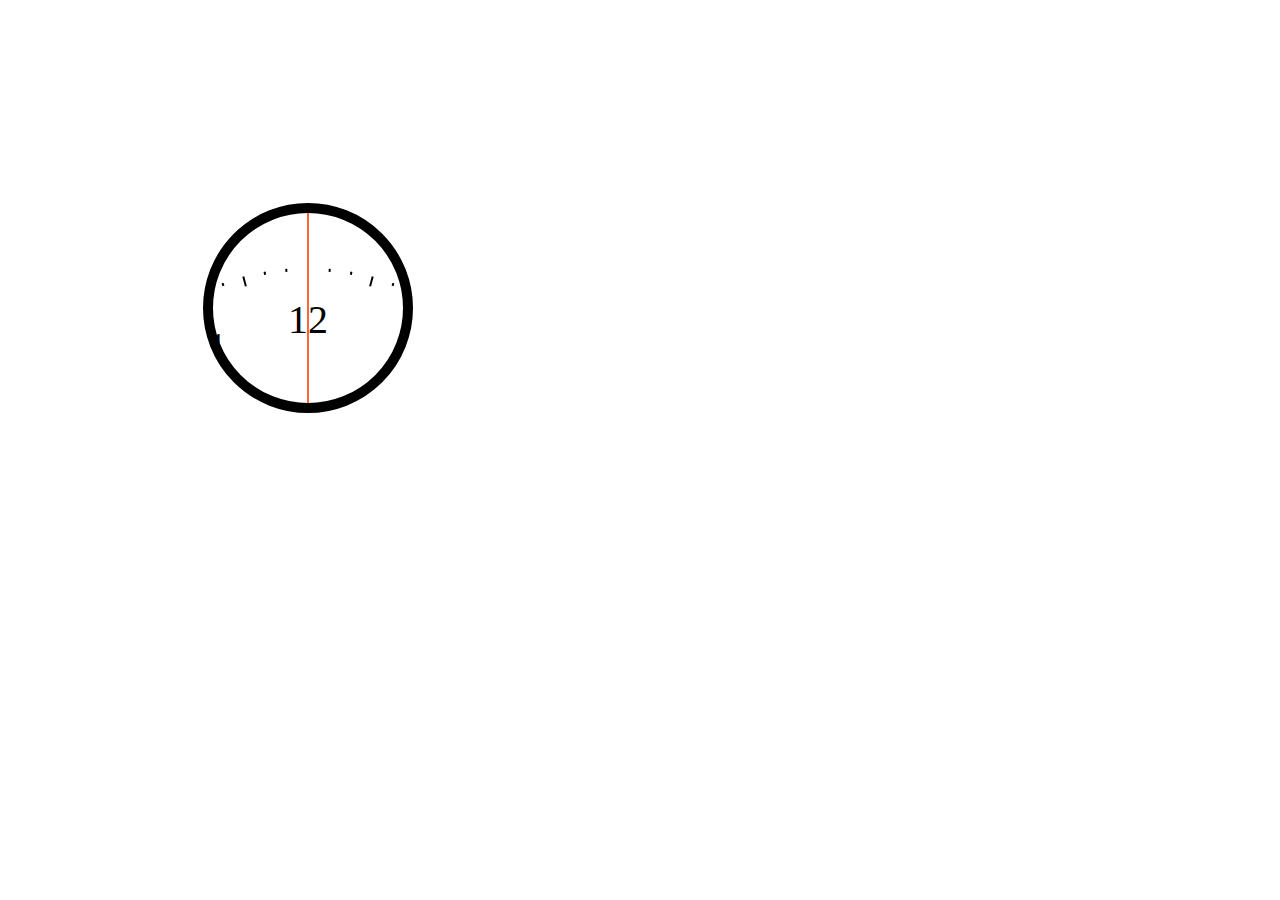
<file: demos/clock/index.html>
<!DOCTYPE html>
<html lang="en">
    <head>
        <meta charset="utf-8">
        <meta name="copyright" content="Copyright © 2013 Adobe Systems Incorporated. All rights reserved.
 
 Licensed under the Apache License, Version 2.0 (the “License”);
 you may not use this file except in compliance with the License.
 You may obtain a copy of the License at
 
 http://www.apache.org/licenses/LICENSE-2.0
 
 Unless required by applicable law or agreed to in writing, software
 distributed under the License is distributed on an “AS IS” BASIS,
 WITHOUT WARRANTIES OR CONDITIONS OF ANY KIND, either express or implied.
 See the License for the specific language governing permissions and
 limitations under the License.">
        <title>Snap</title>
        <style media="screen">
        body {
            background: #fff;
        }
        </style>
        <script src="../../dist/snap.svg-min.js"></script>
        <script>
        window.onload = function () {
            var s = Snap(600, 600);
            var path = "",
                nums = s.text(300, 300, [1, 2, 3, 4, 5, 6, 7, 8, 9, 10, 11, 12]).attr({
                    font: "300 40px Helvetica Neue",
                    textAnchor: "middle"
                });
            for (var i = 0; i < 72; i++) {
                var r = i % 6 ? i % 3 ? 247 : 240 : 230,
                    sin = Math.sin(Snap.rad(5 * i)),
                    cos = Math.cos(Snap.rad(5 * i));
                path += "M" + [300 + 250 * cos, 300 + 250 * sin] + "L" + [300 + r * cos, 300 + r * sin];
                if (!(i % 6)) {
                    nums.select("tspan:nth-child(" + (i / 6 + 1) + ")").attr({
                        x: 300 + 200 * Math.cos(Snap.rad(5 * i - 60)),
                        y: 300 + 200 * Math.sin(Snap.rad(5 * i - 60)) + 15,
                    });
                }
            }
            var table = s.g(nums, s.path(path).attr({
                fill: "none",
                stroke: "#000",
                strokeWidth: 2
            })).attr({
                transform: "t0,210"
            });
            s.g(table).attr({
                clip: s.circle(300, 300, 100)
            });
            var hand = s.line(300, 200, 300, 400).attr({
                fill: "none",
                stroke: "#f63",
                strokeWidth: 2
            });
            s.circle(300, 300, 100).attr({
                stroke: "#000",
                strokeWidth: 10,
                fillOpacity: 0
            }).click(function () {
                Snap.animate(0, 360, function (val) {
                    table.transform("t" +
                    [
                        210 * Math.cos(Snap.rad(val + 90)), 
                        210 * Math.sin(Snap.rad(val + 90))
                    ]);
                    hand.transform("r" + [val, 300, 300]);
                }, 12000);
            });
            
        };
        </script>
    </head>
    <body>
    </body>
</html>
</file>
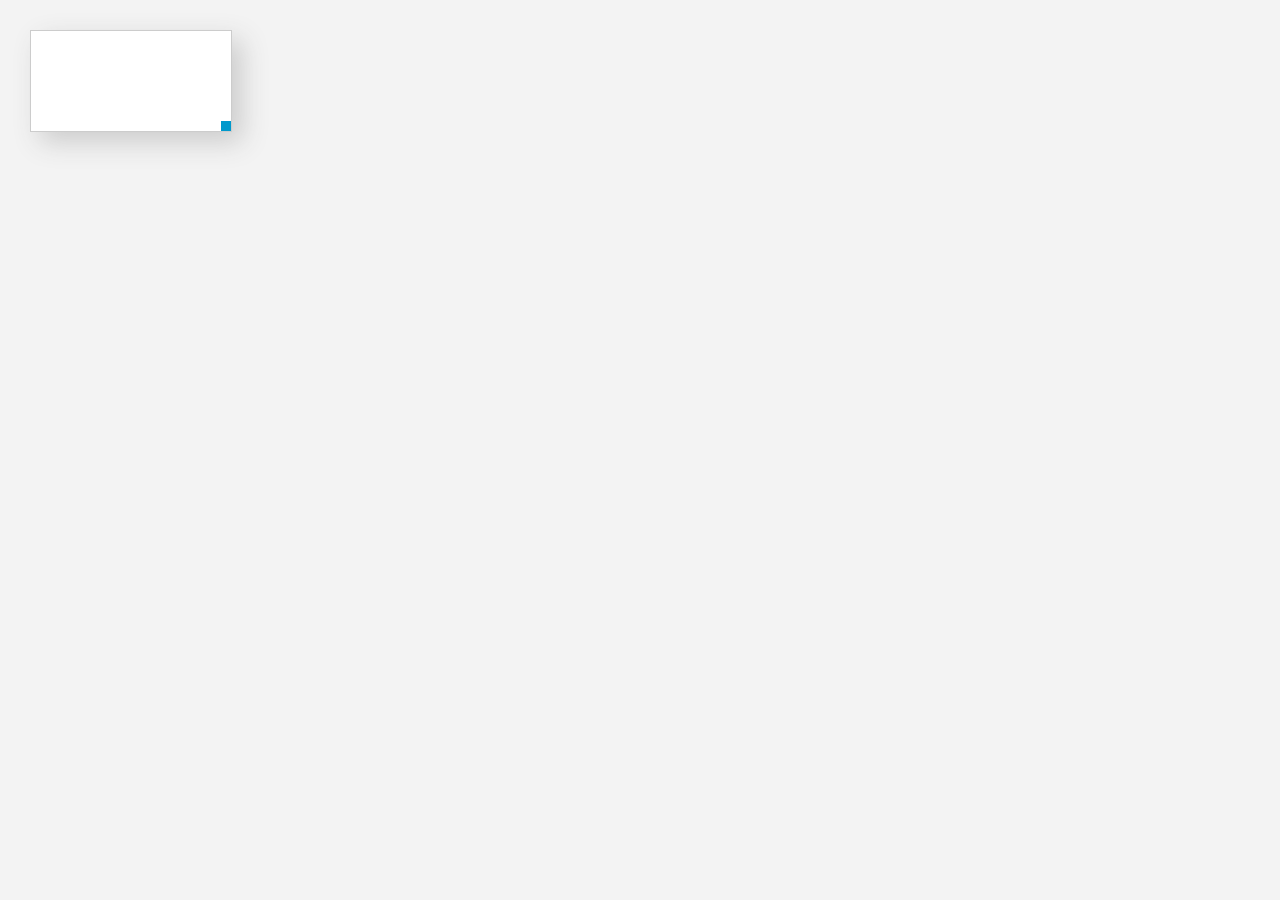
<file: demos/jquerytz/index.html>
﻿<!doctype html>

<html>

<head>

<meta charset="utf-8">

<title>jQuery拖拽放大缩小插件idrag</title>

<script type="text/javascript" src="jquery-1.11.0.min.js"></script>

<script type="text/javascript" src="drag.js"></script>



<meta http-equiv="Content-Type" content="text/html; charset=utf-8">

<style type="text/css">

#box { width: 200px; height: 100px; cursor: move; position: absolute; top: 30px; left: 30px; background-color: #FFF; border: 1px solid #CCCCCC;  -webkit-box-shadow: 10px 10px 25px #ccc;-moz-box-shadow: 10px 10px 25px #ccc;box-shadow: 10px 10px 25px #ccc;}



#coor { width: 10px; height: 10px; overflow: hidden; cursor: se-resize; position: absolute; right: 0; bottom: 0; background-color: #09C; }

body { background-color: #F3F3F3; }

</style>

</head>



<body>

<div id="box">

    <div id="coor"></div>

</div>

</body>



</html>
</file>
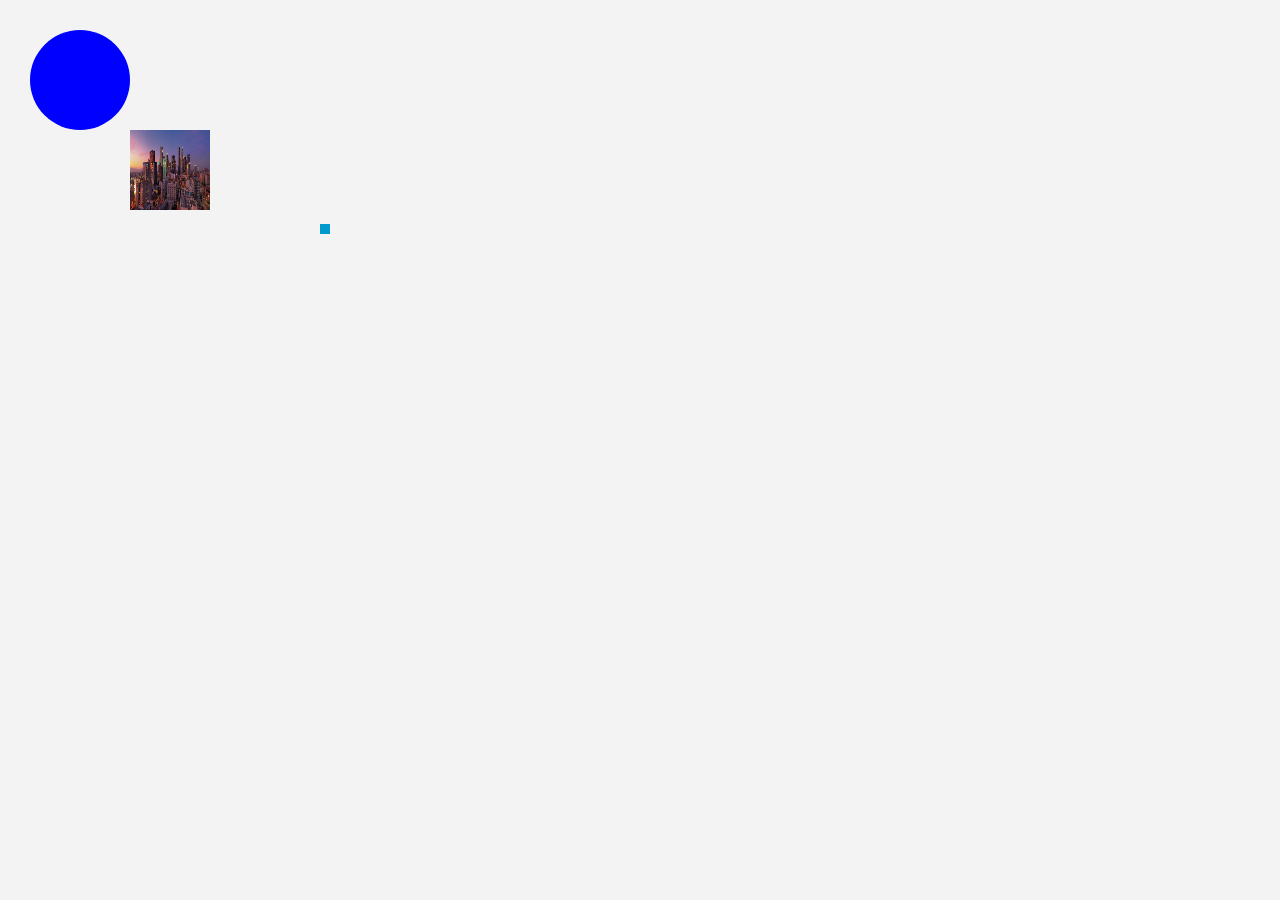
<file: demos/mysvg/index.html>
﻿<!DOCTYPE html>
<html lang="en">
    <head>
        <meta charset="utf-8">
        <meta name="copyright" content="Copyright © 2013 Adobe Systems Incorporated. All rights reserved.
 
 Licensed under the Apache License, Version 2.0 (the “License”);
 you may not use this file except in compliance with the License.
 You may obtain a copy of the License at
 
 http://www.apache.org/licenses/LICENSE-2.0
 
 Unless required by applicable law or agreed to in writing, software
 distributed under the License is distributed on an “AS IS” BASIS,
 WITHOUT WARRANTIES OR CONDITIONS OF ANY KIND, either express or implied.
 See the License for the specific language governing permissions and
 limitations under the License.">
        <title>mySvg</title>
        <style media="screen">
        body {
            background: #fff;
        }
        </style>
        <script src="../static/jquery/dist/jquery.min.js"></script>
        <script src="../static/jquery-ui/jquery-ui.min.js"></script>
        <script src="../../dist/snap.svg-min.js"></script>
       
        <style type="text/css">
            #box {               
                cursor: move;
                position: absolute;
                top: 30px;
                left: 30px;
                
                /*border: 1px solid #CCCCCC;
                -webkit-box-shadow: 10px 10px 25px #ccc;
                -moz-box-shadow: 10px 10px 25px #ccc;
                box-shadow: 10px 10px 25px #ccc;*/
            }

            .coor {
                width: 10px;
                height: 10px;
                overflow: hidden;
                cursor: se-resize;
                position: absolute;
                right: 0;
                bottom: 0;
                background-color: #09C;
            }
          


            body {
                background-color: #F3F3F3;
            }
        </style>
       
    </head>
    <body>
        <div id="box">
        <svg id="svg"  currentScale="1" width="300px" height="200px" viewBox="0 0 300 200" >
           
        </svg>
            <div class="coor" id="coor"></div>
            
       </div>
        
        

        <script>
            $(function () {
                var svg = Snap('#svg');
                svg.paper.circle({
                    cx: 50,
                    cy: 50,
                    r: 50,
                    fill: '#0000ff'
                });

                console.log($("#svg").html());
                // 创建一张图片
                
                svg.paper.image('../images/2fa8312db6003af3a9ac24f0352ac65c1138b698.jpg', 100, 100, 80, 80);

               // $("#svg").draggable();
                $("#svgimage").draggable();
                $("#svg").zIndex(2);
                $("#svgimage").zIndex(1);

                $(document).mousemove(function (e) {
                    if (!!this.move) {
                        var posix = !document.move_target ? { 'x': 0, 'y': 0 } : document.move_target.posix,
                            callback = document.call_down || function () {
                                $(this.move_target).css({
                                    'top': e.pageY - posix.y,
                                    'left': e.pageX - posix.x
                                });
                            };

                        callback.call(this, e, posix);
                    }
                }).mouseup(function (e) {
                    if (!!this.move) {
                        var callback = document.call_up || function () { };
                        callback.call(this, e);
                        $.extend(this, {
                            'move': false,
                            'move_target': null,
                            'call_down': false,
                            'call_up': false
                        });
                    }
                });

                var $box = $('#box').mousedown(function (e) {
                    var offset = $(this).offset();
                    this.posix = { 'x': e.pageX - offset.left, 'y': e.pageY - offset.top };
                    $.extend(document, { 'move': true, 'move_target': this });
                }).on('mousedown', '#coor', function (e) {
                    var posix = {
                        'w': $box.width(),
                        'h': $box.height(),
                        'x': e.pageX,
                        'y': e.pageY
                    };

                    $.extend(document, {
                        'move': true, 'call_down': function (e) {
                            $box.css({
                                'width': Math.max(30, e.pageX - posix.x + posix.w),
                                'height': Math.max(30, e.pageY - posix.y + posix.h)
                            });

                            $("#svg").css({
                                'width': Math.max(30, e.pageX - posix.x + posix.w),
                                'height': Math.max(30, e.pageY - posix.y + posix.h)
                            });

                            console.log($('#svg').width());
                        }
                    });
                    return false;
                    });


                $("#box").click(function () {
                    console.log("aaaaaa");
                    var elem = $(this);
                    console.log(elem.width());
                    console.log(elem.height());
                });

                $("#box").dblclick(function () {
                    
                  
                    $("#" + this.id + " #coor").toggle();



                });
            });

        </script>

    </body>



</html>
</file>
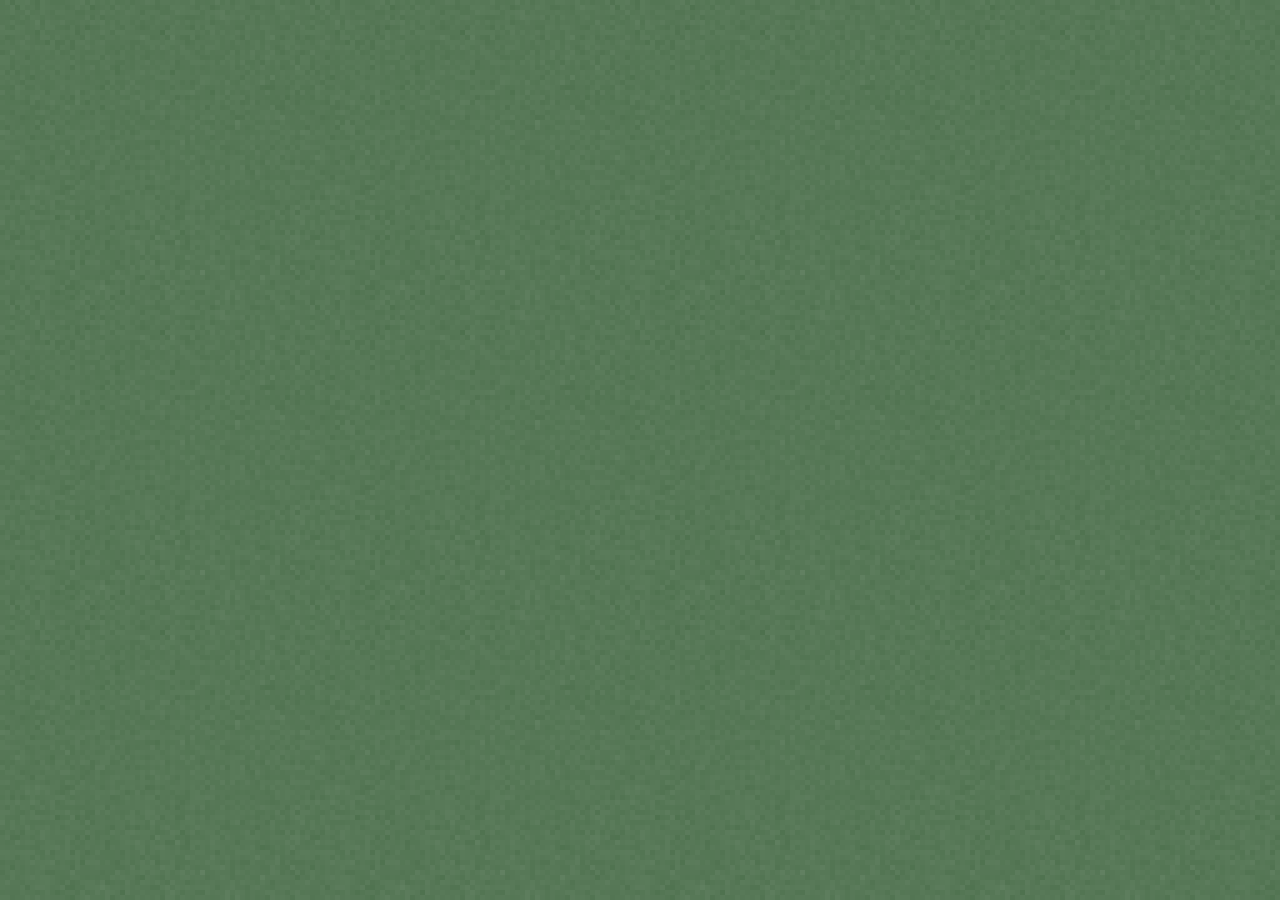
<file: demos/pattern/index.html>
<!DOCTYPE html>
<html lang="en">
    <head>
        <meta charset="utf-8">
        <meta name="copyright" content="Copyright © 2013 Adobe Systems Incorporated. All rights reserved.
 
 Licensed under the Apache License, Version 2.0 (the “License”);
 you may not use this file except in compliance with the License.
 You may obtain a copy of the License at
 
 http://www.apache.org/licenses/LICENSE-2.0
 
 Unless required by applicable law or agreed to in writing, software
 distributed under the License is distributed on an “AS IS” BASIS,
 WITHOUT WARRANTIES OR CONDITIONS OF ANY KIND, either express or implied.
 See the License for the specific language governing permissions and
 limitations under the License.">
        <title>Snap</title>
        <style media="screen">
        body {
            background: #030 url("bg.png");
        }
        </style>
        <script src="../../dist/snap.svg-min.js"></script>
        <script>
        window.onload = function () {
            1
            var s = Snap("100%", 600);
            
            // 2
            // var c = s.circle(100, 100, 50);
            // 
            // 3
            // c.attr({
            //     fill: "#bada55",
            //     stroke: "#000",
            //     "stroke-width": 5
            // });
            // 
            // 4
            // var c2 = s.circle(70, 100, 40);
            // var g = s.group(c2, s.circle(130, 100, 40));
            // g.attr({
            //     fill: "#fff"
            // });
            // 
            // 5
            // c.attr({
            //     mask: g
            // });
            // 
            // 6
            // c2.animate({r: 25}, 1000);
            // 
            // 7
            // g.select("circle:nth-child(2)").animate({r: 25}, 1000);
            // 
            // 8
            // var p = s.path("M10-5-10,15M15,0,0,15M0-5-20,15").attr({
            //         fill: "none",
            //         stroke: "#bada55",
            //         strokeWidth: 5
            //     }).pattern(0, 0, 10, 10);
            // c.attr({
            //     fill: p
            // });
            // 
            // 9
            // g.attr({
            //     fill: Snap(document.getElementById("pattern"))
            // });
            // 
            // 10
            // g.attr({fill: "r()#fff-#000"});
            // 
            // 11
            // g.attr({fill: "R(100, 100, 50)#fff-#000"});
            // 
            // 12
            // p.select("path").animate({stroke: "#f00"}, 1000);
            // 
            // 13
            // Snap.load("demo-card.svg", function (f) {
            //     f.select("path[fill='#D40000']").attr({fill: "#bada55"});
            //     g = s.group(f.selectAll("path"));
            //     s.append(g);
            // 
            //     14
            //     g.attr({
            //         transform: "r45t100,0s.5"
            //     });
            //                 
            //     15
            //     console.log(g.attr("transform"));
            //                 
            //     16
            //     g.drag();
            // });
            // 
            // 17
            // s.text(200, 100, "Snap.SVG");
            // 
            // 18
            // var t = s.text(200, 120, ["S","n","a","p",".","S","V","G"]);
            // t.selectAll("tspan:nth-child(odd)").attr({
            //     fill: "#900",
            //     "font-size": "20px"
            // });
        };
        </script>
    </head>
    <body>
        <svg width="0" height="0">
            <pattern id="pattern" patternUnits="userSpaceOnUse" x="0" y="0" width="10" height="10" viewBox="0 0 10 10">
                <path d="M-5,0,10,15M0-5,15,10" stroke="white" stroke-width="5"/>
            </pattern>
        </svg>
    </body>
</html>
</file>
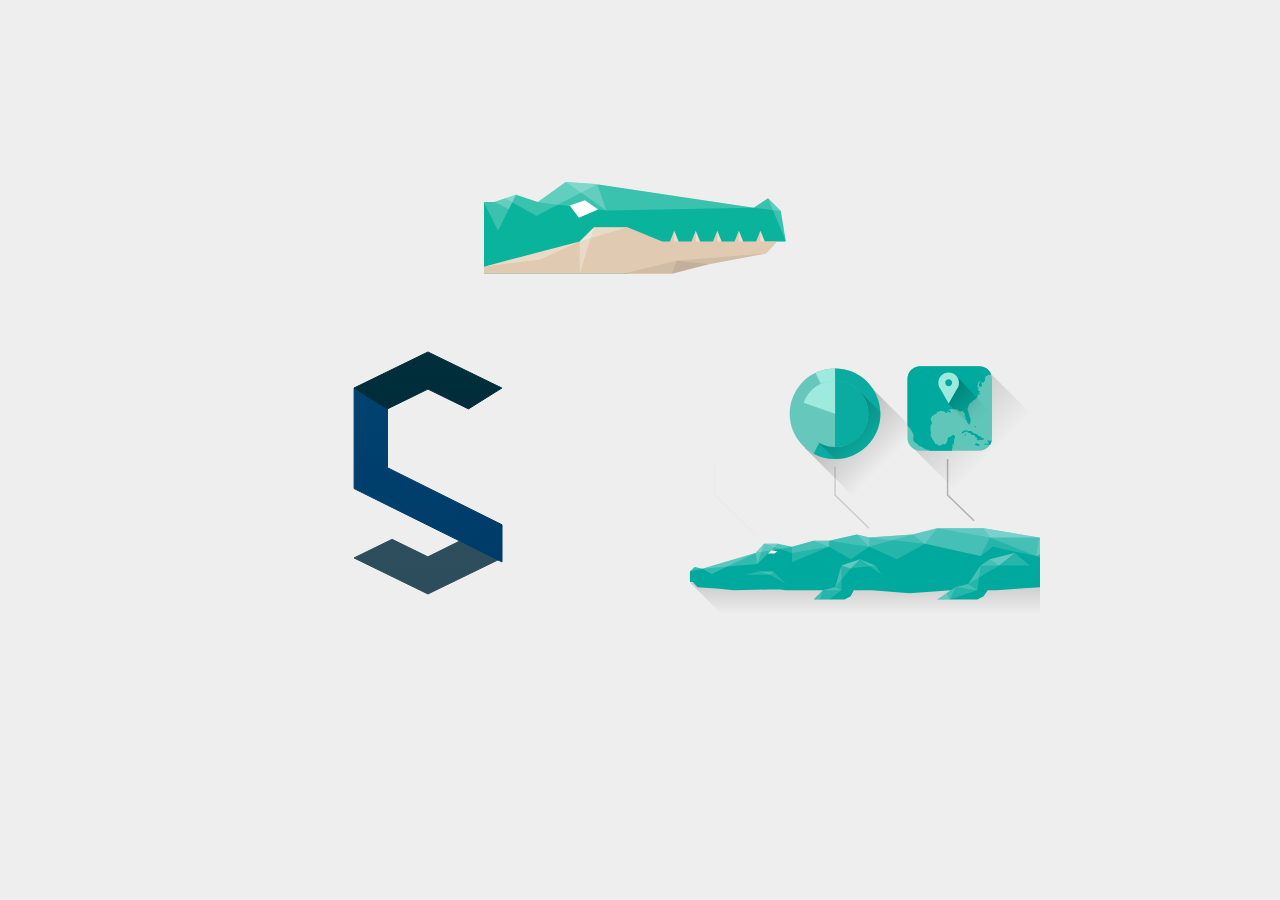
<file: demos/snap-mascot/index.html>
<!DOCTYPE html>
<html lang="en">
    <head>
        <meta charset="utf-8">
        <meta name="copyright" content="Copyright © 2013 Adobe Systems Incorporated. All rights reserved.
 
 Licensed under the Apache License, Version 2.0 (the “License”);
 you may not use this file except in compliance with the License.
 You may obtain a copy of the License at
 
 http://www.apache.org/licenses/LICENSE-2.0
 
 Unless required by applicable law or agreed to in writing, software
 distributed under the License is distributed on an “AS IS” BASIS,
 WITHOUT WARRANTIES OR CONDITIONS OF ANY KIND, either express or implied.
 See the License for the specific language governing permissions and
 limitations under the License.">
        <title>Snap</title>
        <link rel="stylesheet" href="style.css">
    </head>
    <body>
        <iframe src="crocodile-1.html" ></iframe>
        <br>
        <iframe src="snap-logo.html" ></iframe>
        <iframe src="crocodile-2.html" ></iframe>
    </body>
</html>
</file>
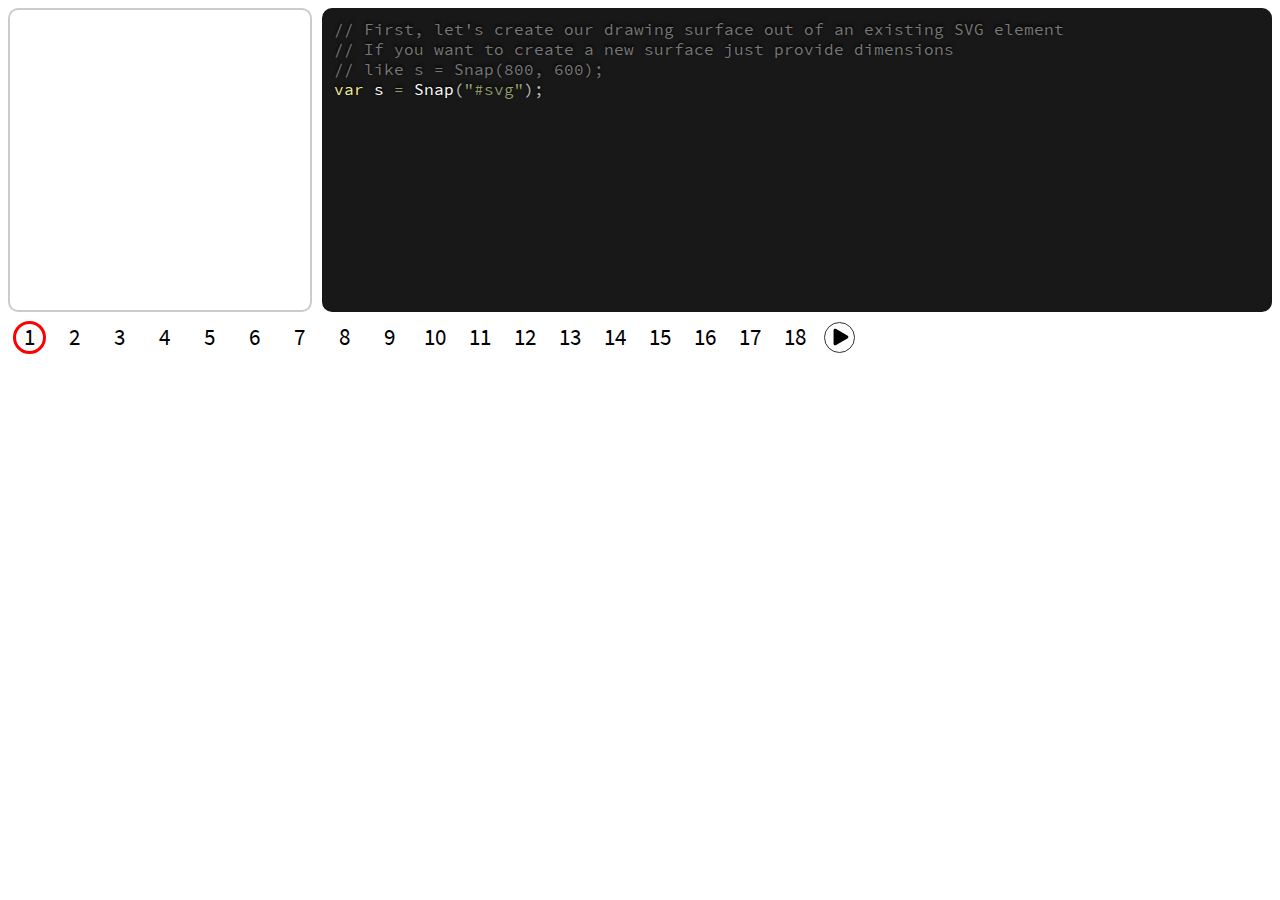
<file: demos/tutorial/index.html>
<!DOCTYPE html>
<html lang="en">
    <head>
        <meta charset="utf-8">
        <title>Tutorial</title>
        <link rel="stylesheet" href="../../doc/fonts/stylesheet.css">
        <link rel="stylesheet" href="../../doc/css/prism.css">
        <style media="screen">
            pre.code {
                -moz-border-radius: 10px;
                -webkit-border-radius: 10px;
                border-radius: 10px;
                padding: 10px;
                height: 280px;
                overflow: auto;
                background: #181818;
                border: solid 2px #181818;
            }
            #codelines {
                display: none;
            }
            #svg {
                -moz-border-radius: 10px;
                -webkit-border-radius: 10px;
                border-radius: 10px;
                border: solid 2px #ccc;
                width: 300px;
                height: 300px;
                float: left;
                margin-right: 10px;
                font: 1em source-sans-pro, Source Sans Pro, Helvetica, sans-serif;
            }
        </style>
        <script src="../../dist/snap.svg-min.js"></script>
        <script src="../../doc/js/prism.js"></script>
        <script>
        var S;
        window.onload = function () {
            var s = Snap(850, 35);
            function chooser(s, count) {
                var loop = "M35,65a30,30,0,0,0,0-60a30,30,0,0,0,0,60",
                    line = "M35,65a30,30,0,0,0,0-60a30,30,0,0,0,0,60c30,0,60-60,90-60a30,30,0,0,1,0,60a30,30,0,0,1,0-60",
                    l1 = Snap.path.getTotalLength(loop),
                    l2 = Snap.path.getTotalLength(line),
                    cur = 1,
                    p = s.path({
                        path: loop,
                        fill: "none",
                        stroke: "#f00",
                        strokeWidth: 6,
                        strokeLinecap: "round"
                    });
                for (var i = 1; i <= count; i++) {
                    s.text(90 * i - 55, 49, i).attr({
                        font: "45px source-sans-pro, Source Sans Pro, Helvetica, sans-serif",
                        textAnchor: "middle"
                    });
                    (function (i) {
                        s.circle(90 * i - 55, 35, 40).attr({
                            opacity: 0
                        }).click(eve.f("tut.click", i - 1));
                    }(i));
                }
                s.path("M11.166,23.963L22.359,17.5c1.43-0.824,1.43-2.175,0-3L11.166,8.037c-1.429-0.826-2.598-0.15-2.598,1.5v12.926C8.568,24.113,9.737,24.789,11.166,23.963z").transform("t" + (90 * (count + 1) - 68) + ",18s2");
                var but = s.circle(90 * (count + 1) - 55, 35, 30).attr({
                    fillOpacity: 0,
                    stroke: "#333",
                    strokeWidth: 2
                });
                eve.on("tut.click", function (I) {
                    p.attr({
                        path: loop,
                        transform: "t" + (90 * I) + ",0"
                    });
                    cur = I + 1;
                });
                function frameHandler(frame) {
                    function anim() {
                        cur++;
                        if (cur > count) {
                            return;
                        }
                        if (typeof frame == "function") {
                            frame(cur);
                        }
                        Snap.animate(0, l2 - l1, function (val) {
                            p.attr({
                                path: Snap.path.getSubpath(line, val, val + l1)
                            });
                        }, 500, function () {
                            p.attr({
                                path: loop,
                                transform: p.transform() + "t90,0"
                            });
                        });
                    }
                    if (typeof frame == "function") {
                        but.click(anim);
                    } else {
                        anim();
                    }
                }
                return frameHandler;
            }
            var g = s.g();
            g.attr({
                transform: "s.5,.5,0,0"
            });
            var str = "",
                code = document.getElementById("code");
            var domcodelines = document.querySelectorAll("#codelines li"),
                codelines = [],
                replacers = {},
                lines = [],
                callback = function (i) {
                    lines = [];
                    for (var j = 1; j <= i; j++) {
                        replacers[j - 1] && lines.pop();
                        lines.push(codelines[j - 1]);
                    }
                    Snap("#svg").clear();
                    str = lines.join("\n");
                    eval(str);
                    code.innerHTML = Prism.highlight(str, Prism.languages.javascript);
                    code.parentNode.scrollTop = code.parentNode.scrollTopMax || 1e9;
                };
            for (var i = 0, ii = domcodelines.length; i < ii; i++) {
                codelines[i] = domcodelines[i].innerHTML;
                if (domcodelines[i].className == "replace") {
                    replacers[i] = true;
                }
            }
            callback(1);
            chooser(g, codelines.length)(callback);
            eve.on("tut.click", function (I) {
                callback(I + 1);
            });
        };
        </script>
    </head>
    <body>
        <ol id="codelines">
<li>// First, let's create our drawing surface out of an existing SVG element
// If you want to create a new surface just provide dimensions
// like s = Snap(800, 600);
var s = Snap("#svg");</li>
<li>// Let's create a big circle in the middle:
var bigCircle = s.circle(150, 150, 100);
// By default it is black, let's change its attributes</li>
<li>bigCircle.attr({
    fill: "#bada55",
    stroke: "#000",
    strokeWidth: 5
});</li>
<li>// Now let's create another small circle:
var smallCircle = s.circle(100, 150, 70);</li>
<li>// Let's put this small circle and another one into a group:
var discs = s.group(smallCircle, s.circle(200, 150, 70));</li>
<li>// Now we can change attributes for the whole group
discs.attr({
    fill: "#fff"
});</li>
<li>// Now more interesting stuff
// Let's assign this group as a mask for our big circle
bigCircle.attr({
    mask: discs
});</li>
<li>// Despite our small circle being part of a group
// and part of a mask we can still access it:
smallCircle.animate({r: 50}, 1000);</li>
<li>// We don’t have a reference for second small circle,
// but we can easily grab it with CSS selectors:
discs.select("circle:nth-child(2)").animate({r: 50}, 1000);</li>
<li>// Now let's create pattern
var p = s.path("M10-5-10,15M15,0,0,15M0-5-20,15").attr({
        fill: "none",
        stroke: "#bada55",
        strokeWidth: 5
    });
// To create a pattern,
// just specify dimensions in the pattern method:
p = p.pattern(0, 0, 10, 10);
// Then use it as a fill on the big circle
bigCircle.attr({
    fill: p
});</li>
<li>// We can also grab a pattern from an SVG
// already embedded into our page
discs.attr({
    fill: Snap("#pattern")
});</li>
<li>// Let's change the fill of the circles to gradient
// This string means relative radial gradient
// from white to black
discs.attr({fill: "r()#fff-#000"});
// Note that we have two gradients, one for each circle</li>
<li>// If we want them to share one gradient,
// we need to use an absolute gradient with capital R
discs.attr({fill: "R(150, 150, 100)#fff-#000"});</li>
<li>// Of course we can animate color as well
p.select("path").animate({stroke: "#f00"}, 1000);</li>
<li>// Now let's load an external SVG file:
Snap.load("mascot.svg", function (f) {
    // Note that we traverse and change attr before the SVG
    // is even added to the page
    f.select("polygon[fill='#09B39C']").attr({fill: "#bada55"});
    g = f.select("g");
    s.append(g);
    // Making croc draggable. Go ahead drag it around!
    g.drag();
    // Obviously drag could take event handlers too
    // Looks like our croc is made from more than one polygon...
});</li>
<li class="replace">// Now let's load an external SVG file:
Snap.load("mascot.svg", function (f) {
    // Note that we traverse and change attr before SVG
    // is even added to the page
    f.selectAll("polygon[fill='#09B39C']").attr({fill: "#bada55"});
    g = f.select("g");
    s.append(g);
    // Making croc draggable. Go ahead drag it around!
    g.drag();
    // Obviously drag could take event handlers too
    // That’s better! selectAll for the rescue.
});</li>
<li>// Writing text is as simple as:
s.text(200, 100, "Snap.svg");</li>
<li>// Provide an array of strings (or arrays), to generate tspans
var t = s.text(200, 120, ["Snap", ".", "svg"]);
t.selectAll("tspan:nth-child(3)").attr({
    fill: "#900",
    "font-size": "20px"
});</li>
        </ol>
        <svg id="svg"></svg>
        <pre class="javascript code"><code data-language="javascript" class="language-javascript" id="code"></code></pre>
        <svg width="0" height="0">
            <pattern id="pattern" patternUnits="userSpaceOnUse" x="0" y="0" width="10" height="10" viewBox="0 0 10 10">
                <path d="M-5,0,10,15M0-5,15,10" stroke="white" stroke-width="5"/>
            </pattern>
        </svg>
    </body>
</html>
</file>
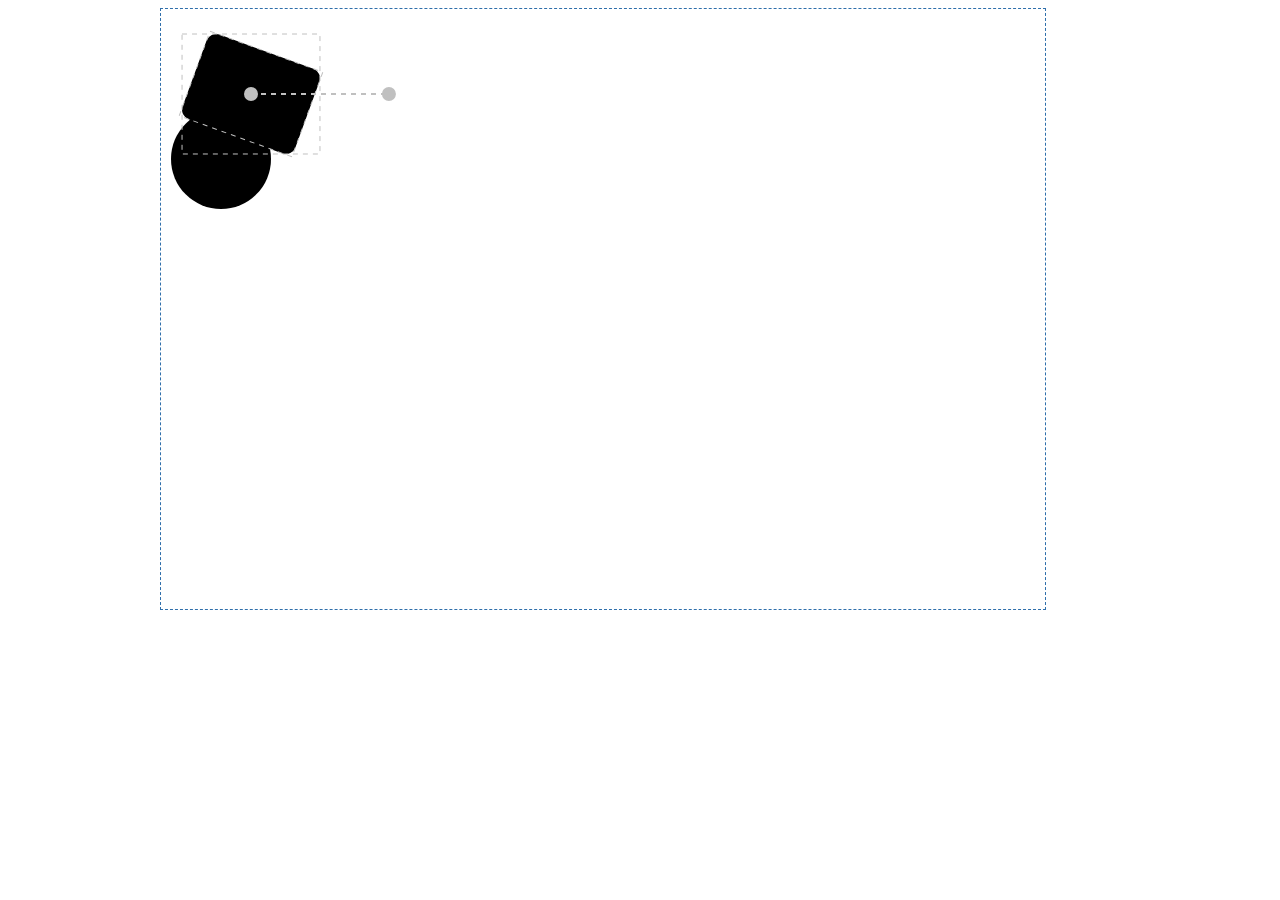
<file: demos/mysvg/dragmovescale.html>
﻿<!DOCTYPE html>

<html lang="en" xmlns="http://www.w3.org/1999/xhtml">
<head>
    <meta charset="utf-8" />
    <title></title>
    
    <link href="../static/css/snapstyle.css"  rel="stylesheet" />
    <script src="../static/jquery/dist/jquery.min.js"></script>
    <script src="../static/jquery-ui/jquery-ui.min.js"></script>
    <script src="../../dist/snap.svg-min.js"></script>
    <script src="../static/snapplugs/snaptut-freetransform.js"></script>
    <style>
        .output {
            height: 600px;
        }
    </style>
</head>
<body>

    <div class="output">
        <svg id="svgout" width="600" height="600"></svg>
    </div>

<script>
var dragging = 0;
var handleGroup;
var s = Snap("#svgout");
    //var rect = s.rect(200, 200, 40, 40).transform('t20,20r20');   
    var rect = s.paper.rect(10, 20, 120, 90, 10).transform('t20,20r20');


var circle= s.circle(60,150,50);
var mmove = function(dx,dy) {
if( dragging == 0)
{
        this.attr({
                    transform: this.data('origTransform') + (this.data('origTransform') ? "T" : "t") + [dx, dy]
                });
}
}

var mstart = function() {
        this.data('origTransform', this.transform().local );
}
var mstop = function() {
        console.log('finished dragging');
}

////////////////////


function addHandleFunc() {
        if( dragging == 0 ) {
                dragging = 1;
                var bb = this.getBBox();
                var handle = new Array();
                handle[0] = s.circle(bb.x,bb.y,10).attr({class: 'handler'});;
                handle[1] = s.circle(bb.x+bb.width, bb.y, 10).attr({class: 'handler'});
                handleGroup = s.group( this,handle[0], handle[1]);

                handleGroup.drag(move,start,stop);
        } else {
                dragging = 0;
                s.append(this);
                handleGroup.selectAll('handler').remove();
                handleGroup.remove();
                rect.drag(mmove, mstart, mstop);
        }
}

var start = function() {
        this.data('origTransform', this.transform().local);
}

var move = function(dx,dy) {
        var scale = 1 + dx / 50;
        this.attr({
                transform: this.data('origTransform') + (this.data('origTransform') ? "S" : "s") + scale
        });
}

var stop = function() {};

//rect.dblclick(addHandleFunc);
//rect.drag(mmove, mstart, mstop);
circle.dblclick( addHandleFunc);
circle.drag(mmove, mstart, mstop);
rect.ftCreateHandles();

    
</script>
</body>
</html>
</file>
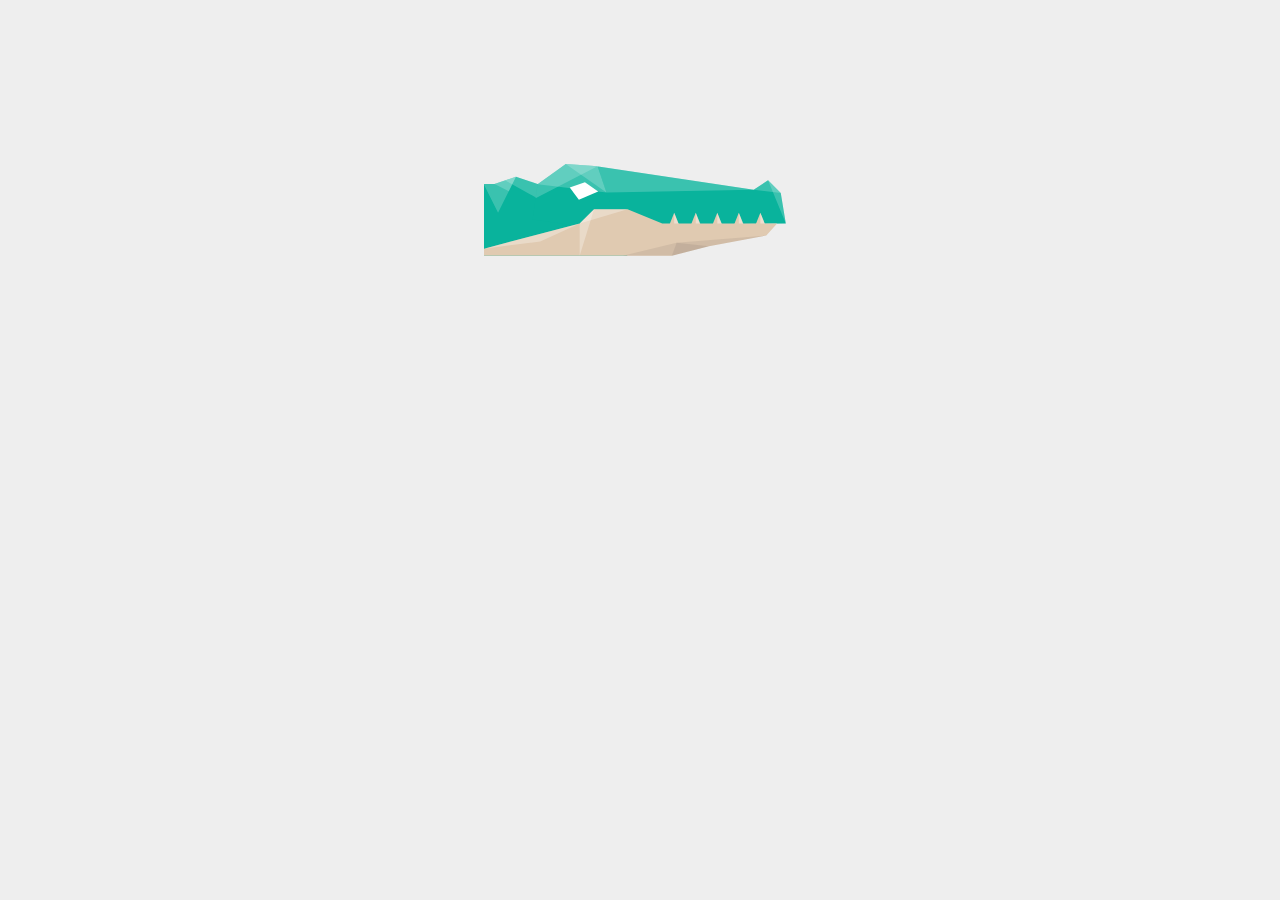
<file: demos/snap-mascot/crocodile-1.html>
<!DOCTYPE html>
<html lang="en">
    <head>
        <meta charset="utf-8">
        <meta name="copyright" content="Copyright © 2013 Adobe Systems Incorporated. All rights reserved.
 
 Licensed under the Apache License, Version 2.0 (the “License”);
 you may not use this file except in compliance with the License.
 You may obtain a copy of the License at
 
 http://www.apache.org/licenses/LICENSE-2.0
 
 Unless required by applicable law or agreed to in writing, software
 distributed under the License is distributed on an “AS IS” BASIS,
 WITHOUT WARRANTIES OR CONDITIONS OF ANY KIND, either express or implied.
 See the License for the specific language governing permissions and
 limitations under the License.">
        <title>Snap</title>
        <link rel="stylesheet" href="style.css">
        <script src="../../dist/snap.svg-min.js"></script>
        <script>
        window.onload = function () {

            var croc = Snap.select("#crocodile"),
                head = croc.select("#upper-head"),
                jaw = croc.select("#upper-jaw"),
                symbol = croc.select("#symbol"),
                timer;
                
            var pivots = [
                [44, 147],
                [92, 126]
            ];

            function close() {
                clearTimeout(timer);

                head.animate({ 
                    transform: "r" + [8, pivots[0]]
                }, 500, mina.backin);
                
                jaw.animate({
                    transform: "r" + [37, pivots[1]]
                }, 500, mina.backin);

                timer = setTimeout(function () {
                    symbol.animate({
                        transform: "t-70,40r40"
                    }, 100);
                }, 400);
            }

            function open() {
                clearTimeout(timer);

                head.animate({ 
                    transform: "r" + [0, pivots[0]]
                }, 700, mina.elastic);
                
                jaw.animate({
                    transform: "r" + [0, pivots[1]]
                }, 700, mina.elastic);

                symbol.animate({
                    transform: "t0,0r0"
                }, 500, mina.elastic);
            }

            timer = setTimeout(close, 50);

            croc.hover(open, 
                function () {
                    timer = setTimeout(close, 200);
                }
            );
        };
        </script>
    </head>
    <body>

        <svg version="1.1" id="crocodile" xmlns="http://www.w3.org/2000/svg" xmlns:xlink="http://www.w3.org/1999/xlink" x="0px" y="0px" width="312px" height="300px" viewBox="0 0 260 250" enable-background="new 0 0 260 250" xml:space="preserve">
            <g>
                <path id="symbol" opacity="0.2" fill="#848383" enable-background="new    " d="M185.631,140.915l5.02,10.86l8.145-3.765
                    l-5.02-10.86L185.631,140.915z M246.828,109.341l-47.613,25.306l5.02,10.86l50.123-19.876L246.828,109.341z"/>
                <g id="head">
                    <polygon fill="#09B39C" points="44.613,146.703 26.665,140.721 8.718,146.703 -0.252,146.703 -0.252,206.523 44.613,206.523 
                        119.387,206.523 119.387,167.64      "/>
                    <polygon opacity="0.2" fill="#FFFFFF" enable-background="new    " points="-0.252,146.703 11.712,170.631 26.667,140.721 
                        8.721,146.703       "/>
                    <polyline opacity="0.2" fill="#FFFFFF" enable-background="new    " points="8.718,146.703 20.685,152.685 26.665,140.721      "/>
                    <polygon opacity="0.2" fill="#FFFFFF" enable-background="new    " points="44.613,146.703 53.613,163.667 17.694,143.712 
                        26.667,140.721      "/>
                </g>
                <g id="upper-head">
                    <g id="upper-jaw">
                        <g>
                            <path id="upper-teeth" fill="#E0CAB1" d="M151.174,129.382l14.913,6.086l-6.602-14.691L151.174,129.382z M138.707,142.292
                                l14.914,6.086l-6.603-14.692L138.707,142.292z M126.241,155.201l14.913,6.086l-6.602-14.692L126.241,155.201z M163.64,116.474
                                l14.913,6.085l-6.603-14.692L163.64,116.474z M176.106,103.564l14.913,6.086l-6.602-14.692L176.106,103.564z M188.572,90.655
                                l14.914,6.085l-6.602-14.691L188.572,90.655z M201.039,77.746l14.913,6.085L209.35,69.14L201.039,77.746z M221.816,56.23
                                l-8.311,8.607l14.913,6.085L221.816,56.23z"/>
                            <path opacity="0.4" fill="#FFFFFF" enable-background="new    " d="M155.329,125.08l10.758,10.388l-6.602-14.691L155.329,125.08
                                z M142.863,137.989l10.758,10.389l-6.603-14.692L142.863,137.989z M130.396,150.898l10.758,10.389l-6.602-14.692
                                L130.396,150.898z M167.796,112.171l10.757,10.388l-6.603-14.692L167.796,112.171z M180.261,99.261l10.758,10.389l-6.602-14.692
                                L180.261,99.261z M192.728,86.352l10.758,10.388l-6.602-14.691L192.728,86.352z M205.195,73.443l10.757,10.388L209.35,69.14
                                L205.195,73.443z M221.816,56.23l-4.156,4.303l10.758,10.389L221.816,56.23z"/>
                        </g>
                        <polygon fill="#09B39C" points="215.135,33 200.18,33 197.189,46.955 92,125 88.355,171.706 106.387,180.64 236.072,47.955             
                            "/>
                        <polygon opacity="0.2" fill="#FFFFFF" enable-background="new    " points="92,125 97.423,150.703 197.189,46.955          "/>
                        <line opacity="0.2" fill="#FFFFFF" enable-background="new    " x1="197.189" y1="46.955" x2="92" y2="125"/>
                        <polygon opacity="0.2" fill="#FFFFFF" enable-background="new    " points="200.18,33 236.072,47.955 215.135,33           "/>
                        <polygon opacity="0.2" fill="#FFFFFF" enable-background="new    " points="197.189,46.955 215.135,33 200.18,33           "/>
                    </g>
                    <polygon fill="#09B39C" points="92,125 65.55,126.757 44.613,146.703 44.613,176.523 119.387,176.523 119.387,167.64 
                        107.897,156.377         "/>
                    <polygon opacity="0.2" fill="#FFFFFF" enable-background="new    " points="92,125 102.423,145.703 65.55,126.757      "/>
                    <polygon opacity="0.2" fill="#FFFFFF" enable-background="new    " points="44.613,146.703 102.423,145.703 92,125 65.55,126.757 
                                "/>
                    <polygon id="eye_1_" fill="#FFFFFF" points="71.532,145.703 83.495,139.721 95.459,145.703 80.505,154.676         "/>
                    <polygon opacity="0.2" fill="#FFFFFF" enable-background="new    " points="44.613,146.703 44.613,158.667 92,125 65.55,126.757 
                                "/>
                </g>
                <g id="bottom-jaw">
                    <g>
                        <polygon fill="#E0CAB1" points="152.531,185.586 158.513,170.631 164.495,185.586             "/>
                        <polygon opacity="0.4" fill="#FFFFFF" enable-background="new    " points="164.495,185.586 158.513,170.631 158.513,185.586           
                            "/>
                    </g>
                    <g>
                        <polygon fill="#E0CAB1" points="170.477,185.586 176.459,170.631 182.441,185.586             "/>
                        <polygon opacity="0.4" fill="#FFFFFF" enable-background="new    " points="182.441,185.586 176.459,170.631 176.459,185.586           
                            "/>
                    </g>
                    <g>
                        <polygon fill="#E0CAB1" points="188.423,185.586 194.405,170.631 200.387,185.586             "/>
                        <polygon opacity="0.4" fill="#FFFFFF" enable-background="new    " points="200.387,185.586 194.405,170.631 194.405,185.586           
                            "/>
                    </g>
                    <g>
                        <polygon fill="#E0CAB1" points="206.369,185.586 212.351,170.631 218.333,185.586             "/>
                        <polygon opacity="0.4" fill="#FFFFFF" enable-background="new    " points="218.333,185.586 212.351,170.631 212.351,185.586           
                            "/>
                    </g>
                    <g>
                        <polygon fill="#E0CAB1" points="224.315,185.586 230.297,170.631 236.279,185.586             "/>
                        <polygon opacity="0.4" fill="#FFFFFF" enable-background="new    " points="236.279,185.586 230.297,170.631 230.297,185.586           
                            "/>
                    </g>
                    <polygon fill="#E0CAB1" points="148.54,179.604 119.596,167.64 109.657,167.64 103.675,167.64 91.711,167.64 79.747,179.604 
                        0,200.541 0,206.523 79.747,206.523 156.522,206.523 187.432,198.55 235.288,189.577 244.252,179.604       "/>
                    <polygon opacity="0.3" fill="#FFFFFF" enable-background="new    " points="119.594,167.64 91.711,167.64 79.747,179.604       "/>
                    <polygon opacity="0.3" fill="#FFFFFF" enable-background="new    " points="91.711,167.64 79.747,206.523 79.747,179.604       "/>
                    <polygon opacity="0.1" fill="#534741" enable-background="new    " points="235.288,189.577 160.513,195.559 115.639,206.523 
                        156.522,206.523 187.432,198.55      "/>
                    <polygon opacity="0.1" fill="#534741" enable-background="new    " points="187.432,198.55 160.513,195.559 156.522,206.523 
                        156.522,206.523         "/>
                    <polygon opacity="0.3" fill="#FFFFFF" enable-background="new    " points="0,200.541 46.847,194.559 79.747,179.604       "/>
                </g>
            </g>
        </svg>

    </body>
</html>
</file>
<file: demos/snap-mascot/style.css>
html {
    overflow: hidden;
}

body {
    background: #eee;
    text-align: center;
}

svg {
    display: inline-block;
}

iframe {
    display: inline-block;
    border: none;
    height: 300px;
    width: 400px;
    margin: 10px;
}
</file>
<file: doc/fonts/stylesheet.css>
@font-face {
    font-family: 'source-sans-pro';
    src: url('sourcesanspro-light-webfont.eot');
    src: url('sourcesanspro-light-webfont.eot?#iefix') format('embedded-opentype'),
         url('sourcesanspro-light-webfont.woff') format('woff'),
         url('sourcesanspro-light-webfont.ttf') format('truetype'),
         url('sourcesanspro-light-webfont.svg#source_sans_prolight') format('svg');
    font-weight: 300;
    font-style: normal;

}




@font-face {
    font-family: 'source-sans-pro';
    src: url('sourcesanspro-regular-webfont.eot');
    src: url('sourcesanspro-regular-webfont.eot?#iefix') format('embedded-opentype'),
         url('sourcesanspro-regular-webfont.woff') format('woff'),
         url('sourcesanspro-regular-webfont.ttf') format('truetype'),
         url('sourcesanspro-regular-webfont.svg#source_sans_proregular') format('svg');
    font-weight: 400;
    font-style: normal;

}




@font-face {
    font-family: 'source-sans-pro';
    src: url('sourcesanspro-semibold-webfont.eot');
    src: url('sourcesanspro-semibold-webfont.eot?#iefix') format('embedded-opentype'),
         url('sourcesanspro-semibold-webfont.woff') format('woff'),
         url('sourcesanspro-semibold-webfont.ttf') format('truetype'),
         url('sourcesanspro-semibold-webfont.svg#source_sans_prosemibold') format('svg');
    font-weight: 600;
    font-style: normal;

}




@font-face {
    font-family: 'source-code-pro';
    src: url('sourcecodepro-regular-webfont.eot');
    src: url('sourcecodepro-regular-webfont.eot?#iefix') format('embedded-opentype'),
         url('sourcecodepro-regular-webfont.woff') format('woff'),
         url('sourcecodepro-regular-webfont.ttf') format('truetype'),
         url('sourcecodepro-regular-webfont.svg#source_code_proregular') format('svg');
    font-weight: normal;
    font-style: normal;

}
</file>
<file: doc/css/prism.css>
/**
 * prism.js Twilight theme
 * Based (more or less) on the Twilight theme originally of Textmate fame.
 * @author Remy Bach
 */
code[class*="language-"],
pre[class*="language-"] {
	color: white;
	direction: ltr;
	font-family: source-code-pro, Consolas, Monaco, 'Andale Mono', monospace;
	text-align: left;
	text-shadow: 0 -.1em .2em black;
	white-space: pre;
	word-spacing: normal;
	
	-moz-tab-size: 4;
	-o-tab-size: 4;
	tab-size: 4;
	
	-webkit-hyphens: none;
	-moz-hyphens: none;
	-ms-hyphens: none;
	hyphens: none;
}

pre[class*="language-"],
:not(pre) > code[class*="language-"] {
	background:#181818;
}

/* Code blocks */
pre[class*="language-"] {
	margin: .5em 0;
	overflow: auto;
}
pre[class*="language-"]::selection { /* Safari */
	background:hsl(200, 4%, 16%); /* #282A2B */
}
pre[class*="language-"]::selection { /* Firefox */
	background:hsl(200, 4%, 16%); /* #282A2B */
}

/* Inline code */
:not(pre) > code[class*="language-"] {
	border-radius: .3em;
	border: .13em solid hsl(0,0%,33%); /* #545454 */
	box-shadow: 1px 1px .3em -.1em black inset;
	padding: .15em .2em .05em;
}

.token.comment,
.token.prolog,
.token.doctype,
.token.cdata {
	color: hsl(0, 0%, 47%); /* #777777 */
}

.token.punctuation {
	opacity: .7;
}

.namespace {
	opacity: .7;
}

.token.tag,
.token.boolean,
.token.number {
	color: hsl(14, 58%, 55%); /* #CF6A4C */
}

.token.keyword,
.token.property,
.token.selector {
	color:hsl(53, 89%, 79%); /* #F9EE98 */
}
.token.attr-name,
.token.attr-value,
.token.string,
.token.operator,
.token.entity,
.token.url,
.language-css .token.string,
.style .token.string {
	color:hsl(76, 21%, 52%); /* #8F9D6A */
}

.token.atrule {
	color:hsl(218, 22%, 55%); /* #7587A6 */
}

.token.regex,
.token.important {
	color: hsl(42, 75%, 65%); /* #E9C062 */
}

.token.important {
	font-weight: bold;
}

.token.entity {
	cursor: help;
}
pre[data-line] {
	padding: 1em 0 1em 3em;
	position: relative;
}

/* Markup */
.language-markup .token.tag,
.language-markup .token.attr-name,
.language-markup .token.punctuation  {
	color: hsl(33, 33%, 52%); /* #AC885B */
}

/* Text Selection colour */
::selection {
	background: hsla(0,0%,93%,0.15); /* #EDEDED */
}
::-moz-selection {
	background: hsla(0,0%,93%,0.15); /* #EDEDED */
}

/* Make the tokens sit above the line highlight so the colours don't look faded. */
.token {
	position:relative;
	z-index:1;
}
.line-highlight {
	background: -moz-linear-gradient(left, hsla(0, 0%, 33%,.1) 70%, hsla(0, 0%, 33%,0)); /* #545454 */
	background: -o-linear-gradient(left, hsla(0, 0%, 33%,.1) 70%, hsla(0, 0%, 33%,0)); /* #545454 */
	background: -webkit-linear-gradient(left, hsla(0, 0%, 33%,.1) 70%, hsla(0, 0%, 33%,0)); /* #545454 */
	background: hsla(0, 0%, 33%, 0.25); /* #545454 */
	background: linear-gradient(left, hsla(0, 0%, 33%,.1) 70%, hsla(0, 0%, 33%,0)); /* #545454 */
	border-bottom:1px dashed hsl(0, 0%, 33%); /* #545454 */
	border-top:1px dashed hsl(0, 0%, 33%); /* #545454 */
	left: 0;
	line-height: inherit;
	margin-top: 0.75em; /* Same as .prism’s padding-top */
	padding: inherit 0;
	pointer-events: none;
	position: absolute;
	right: 0;
	white-space: pre;
	z-index:0;
}
.line-highlight:before,
.line-highlight[data-end]:after {
	background-color: hsl(215, 15%, 59%); /* #8794A6 */
	border-radius: 999px;
	box-shadow: 0 1px white;
	color: hsl(24, 20%, 95%); /* #F5F2F0 */
	content: attr(data-start);
	font: bold 65%/1.5 sans-serif;
	left: .6em;
	min-width: 1em;
	padding: 0 .5em;
	position: absolute;
	text-align: center;
	text-shadow: none;
	top: .4em;
	vertical-align: .3em;
}
.line-highlight[data-end]:after {
	bottom: .4em;
	content: attr(data-end);
	top: auto;
}
</file>
<file: demos/static/css/snapstyle.css>
﻿h1, h3 {
    text-align: center
}

li {
    font-size: 1.2em;
    line-height: 1.3em;
}

#container {
    width: 400;
    height: 400;
}

#navigation {
    float: left;
    # margin-top: -0.2em;
    width: 500px;
    border-right: 10px;
    background: #cccccc;
    border: 6px solid #eeeeee;
    border-radius: 5px;
    # background-image: -moz-linear-gradient(top, #CC661A 0%, #CC661A 100%);
    # background-image: -webkit-gradient(linear, left top, left bottom, color-stop(0%,#CC661A), color-stop(100%,#CC661A));
    # background-image: -webkit-linear-gradient(top, #CC661A 0%,#CC661A 100%);
    # background-image: -o-linear-gradient(top, #CC661A 0%,#CC661A 100%);
    # background-image: -ms-linear-gradient(top, #CC661A 0%,#CC661A 100%);
    # background-image: linear-gradient(top, #CC661A 0%,#CC661A 100%);
    padding-left: 10px;
    padding-right: 10px;
    margin-right: 1em;
}

.codediv {
    # font-family: 'Ubuntu Mono', monospace;
    font-size: 1em;
    padding: 2px 3px;
    # background-color: rgb(200,200,200);
    # display: inline;
}

.codestuff, .demoout {
    outline: none;
    background-color: #F9F9F9;
    border: 1px dashed #2F6FAB;
    color: black;
    line-height: 1.1em;
    padding: 1em;
    width: 70%;
    margin-left: 10%;
}

.intro {
    color: black;
    padding: 1em;
    width: 80%;
    margin-left: 12%;
}

.run {
    color: black;
    width: 80px;
    right: 0px;
}

.outxxx {
    color: black;
    width: 70%;
    margin-left: 10%;
    border: 1px dashed #2F6FAB;
}

#svgout {
    color: black;
    width: 70%;
    margin-left: 12%;
    border: 1px dashed #2F6FAB;
}

#menu {
    color: black;
    width: 70%;
    margin-left: 12%;
    border: 1px dashed #2F6FAB;
    height: 50px;
}

#htmlraw {
    color: black;
    width: 70%;
    margin-left: 12%;
    border: 1px dashed #2F6FAB;
}

code .keyword {
    font-weight: bold
}

code .string, code .regexp {
    color: green
}

code .class, code .special {
    color: blue
}

code .number {
    color: pink
}

code .comment {
    color: grey
}

code {
    outline: none
}

.bordered {
    border: 4px;
    rotateZ: 20deg;
}
</file>
